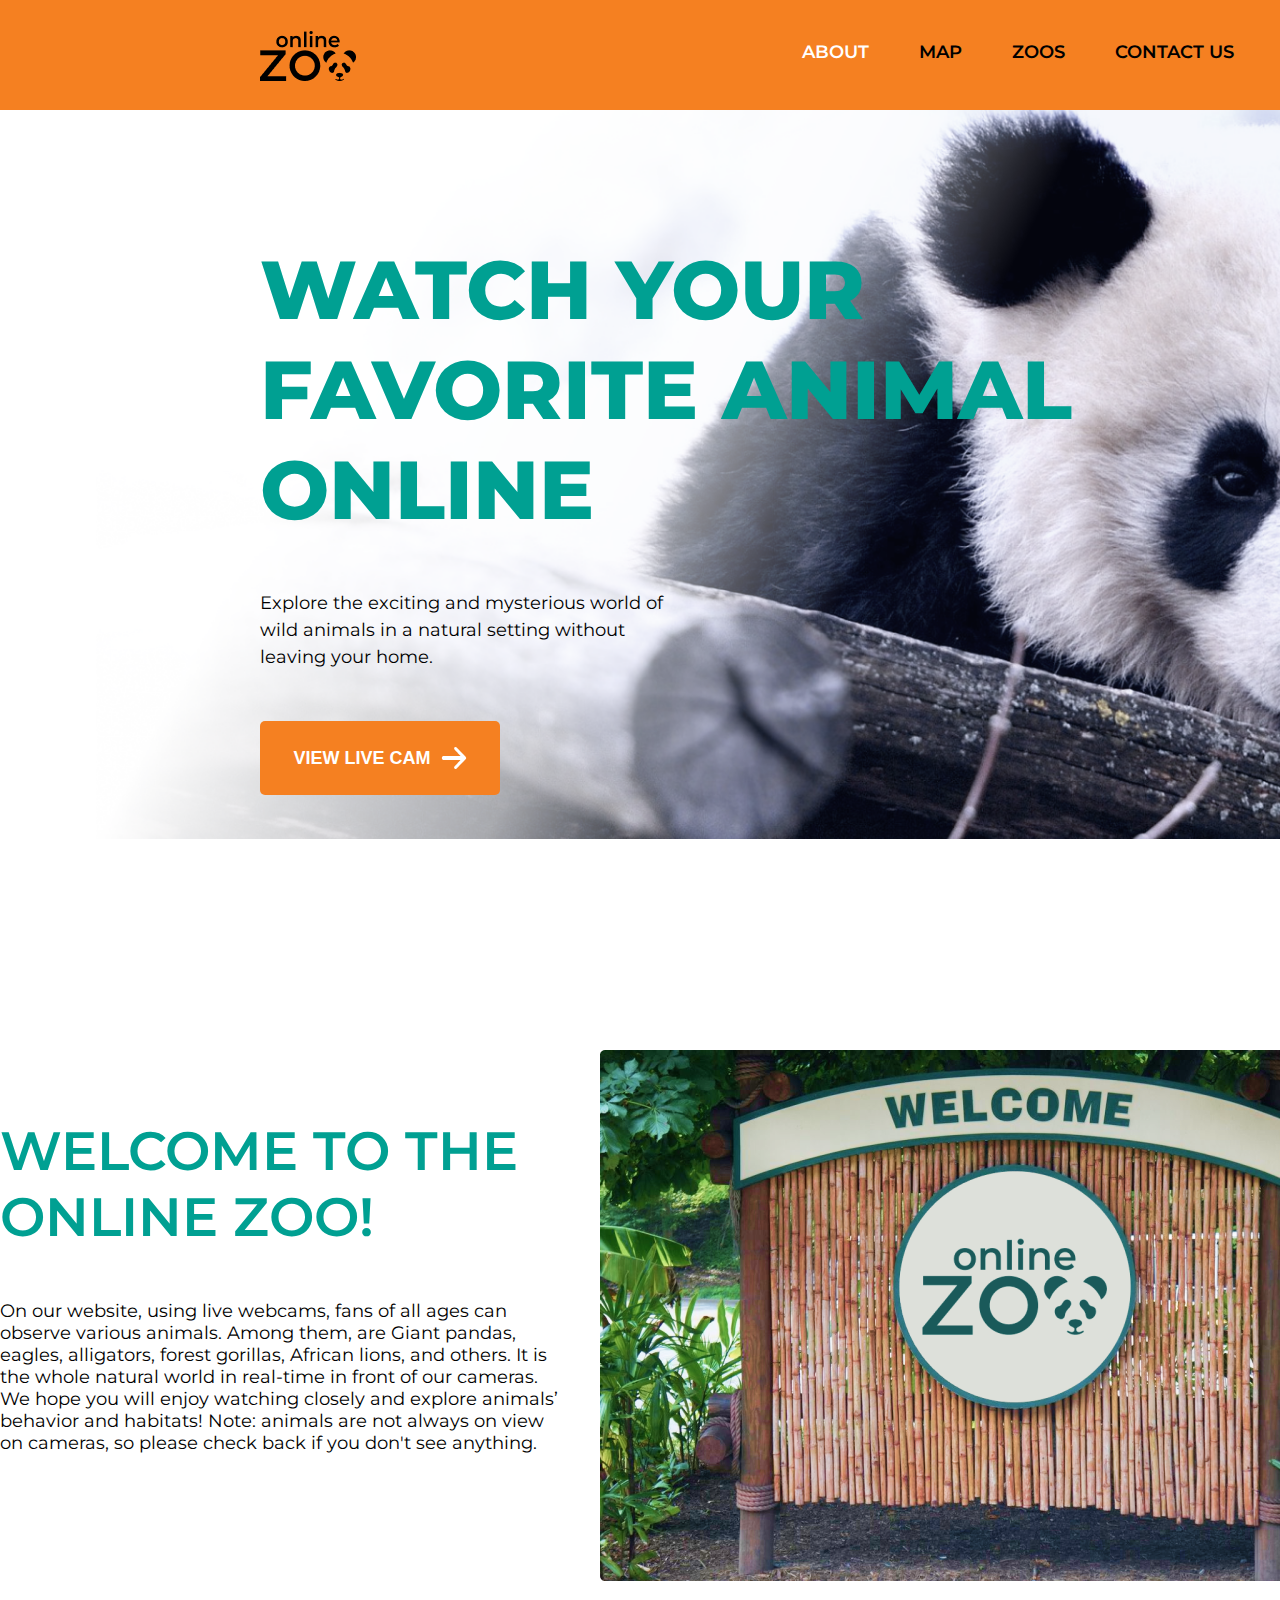
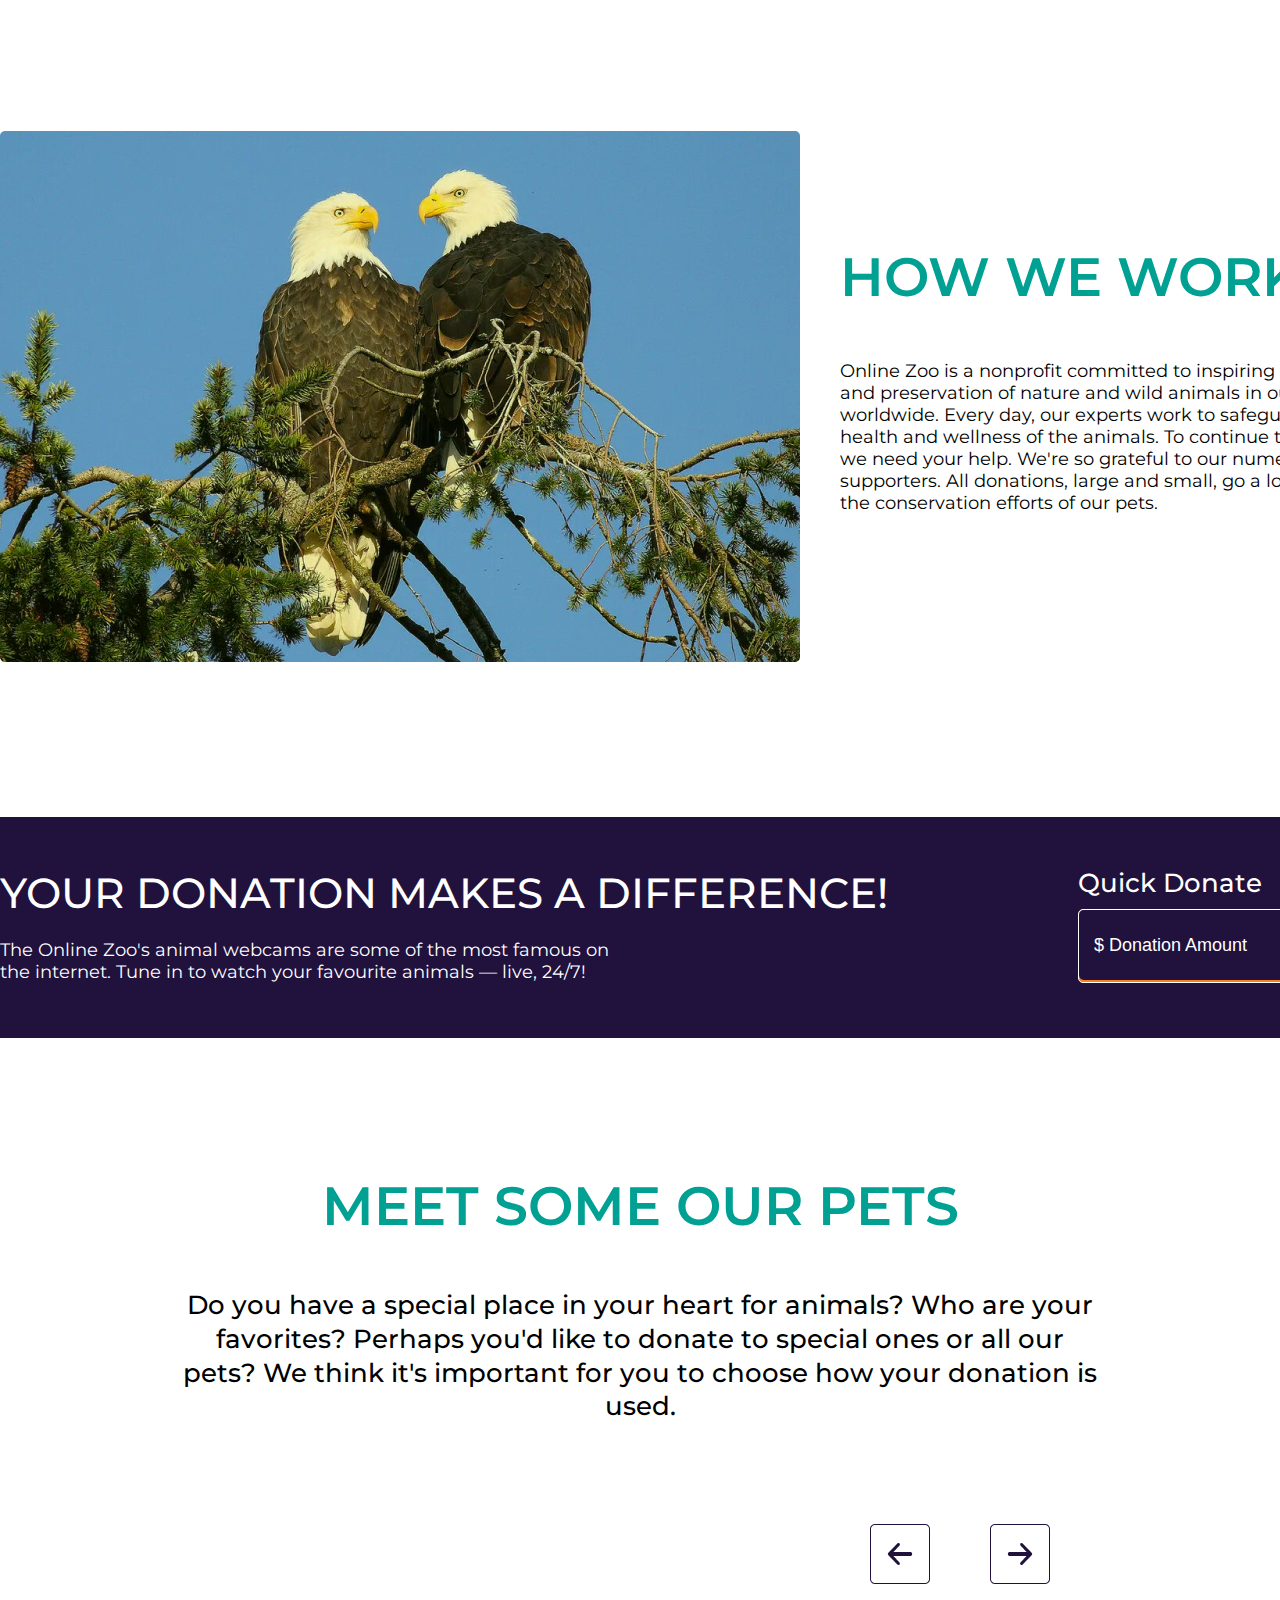
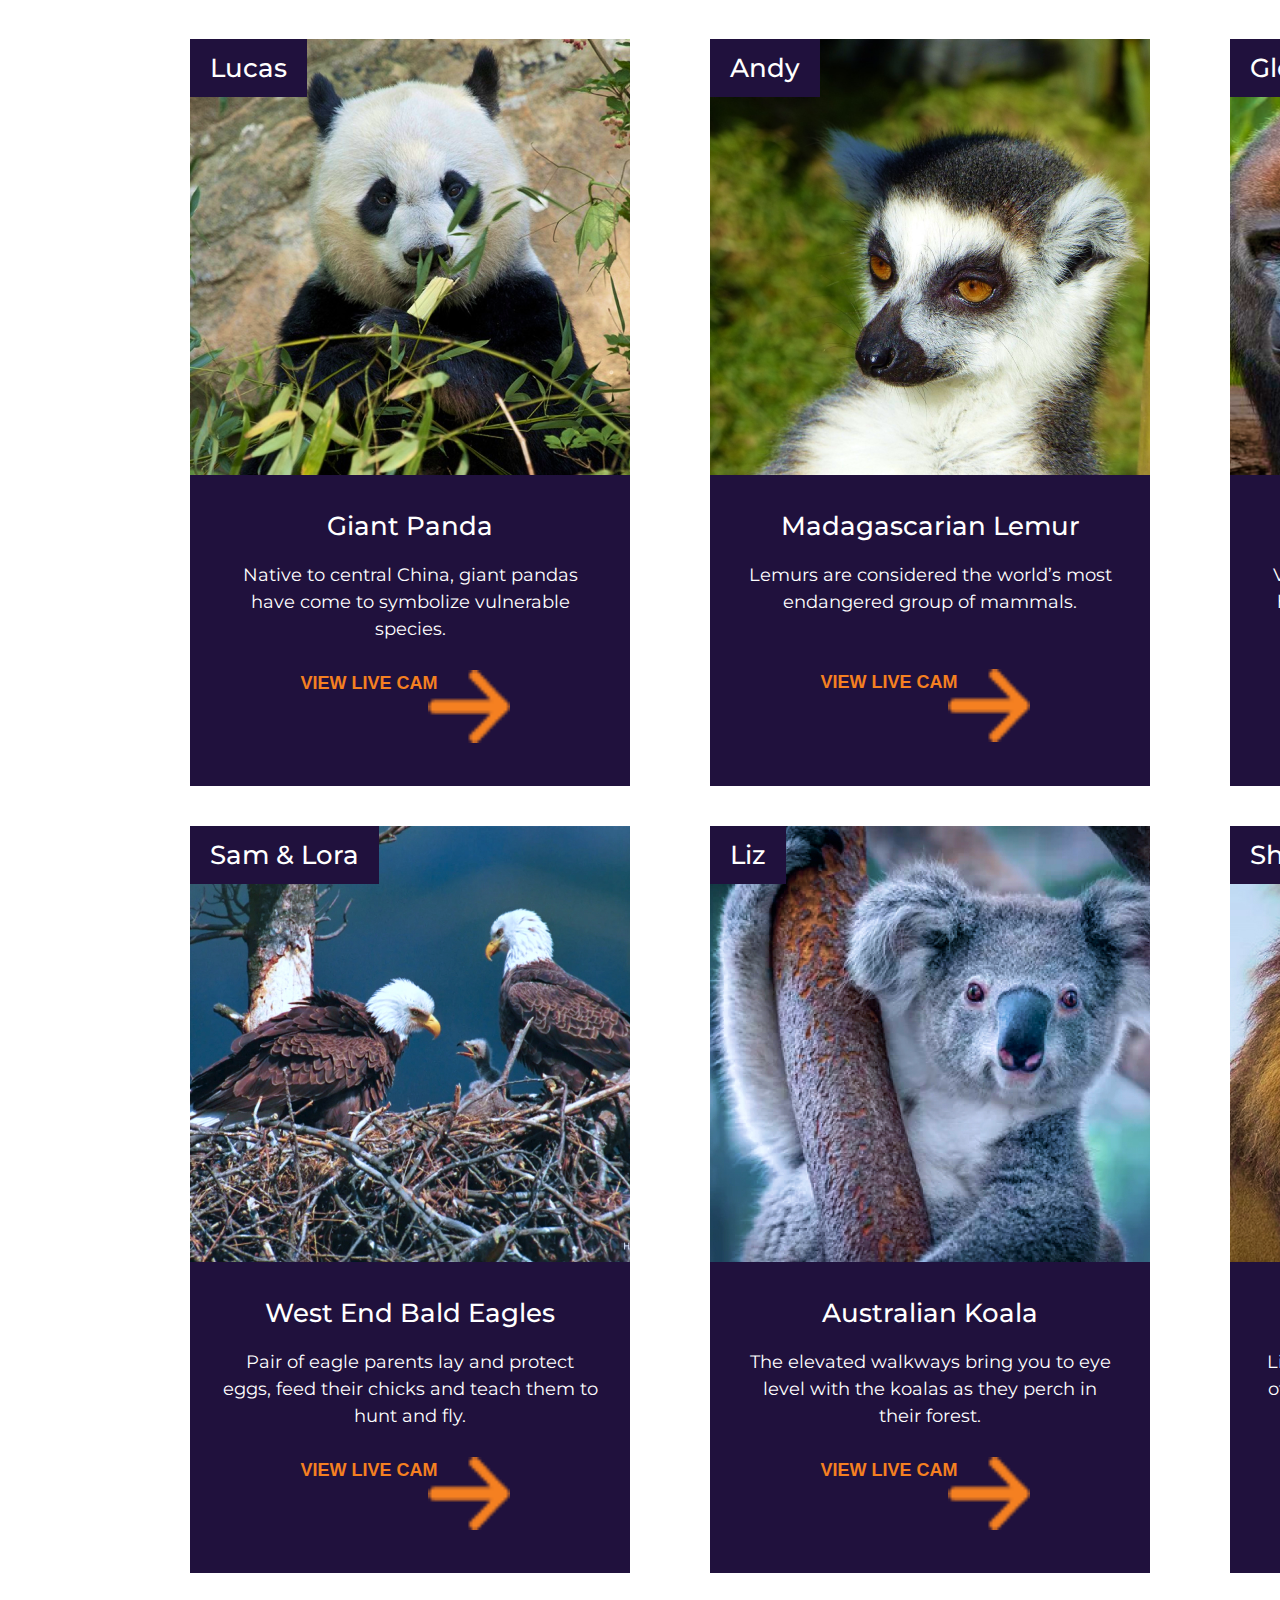
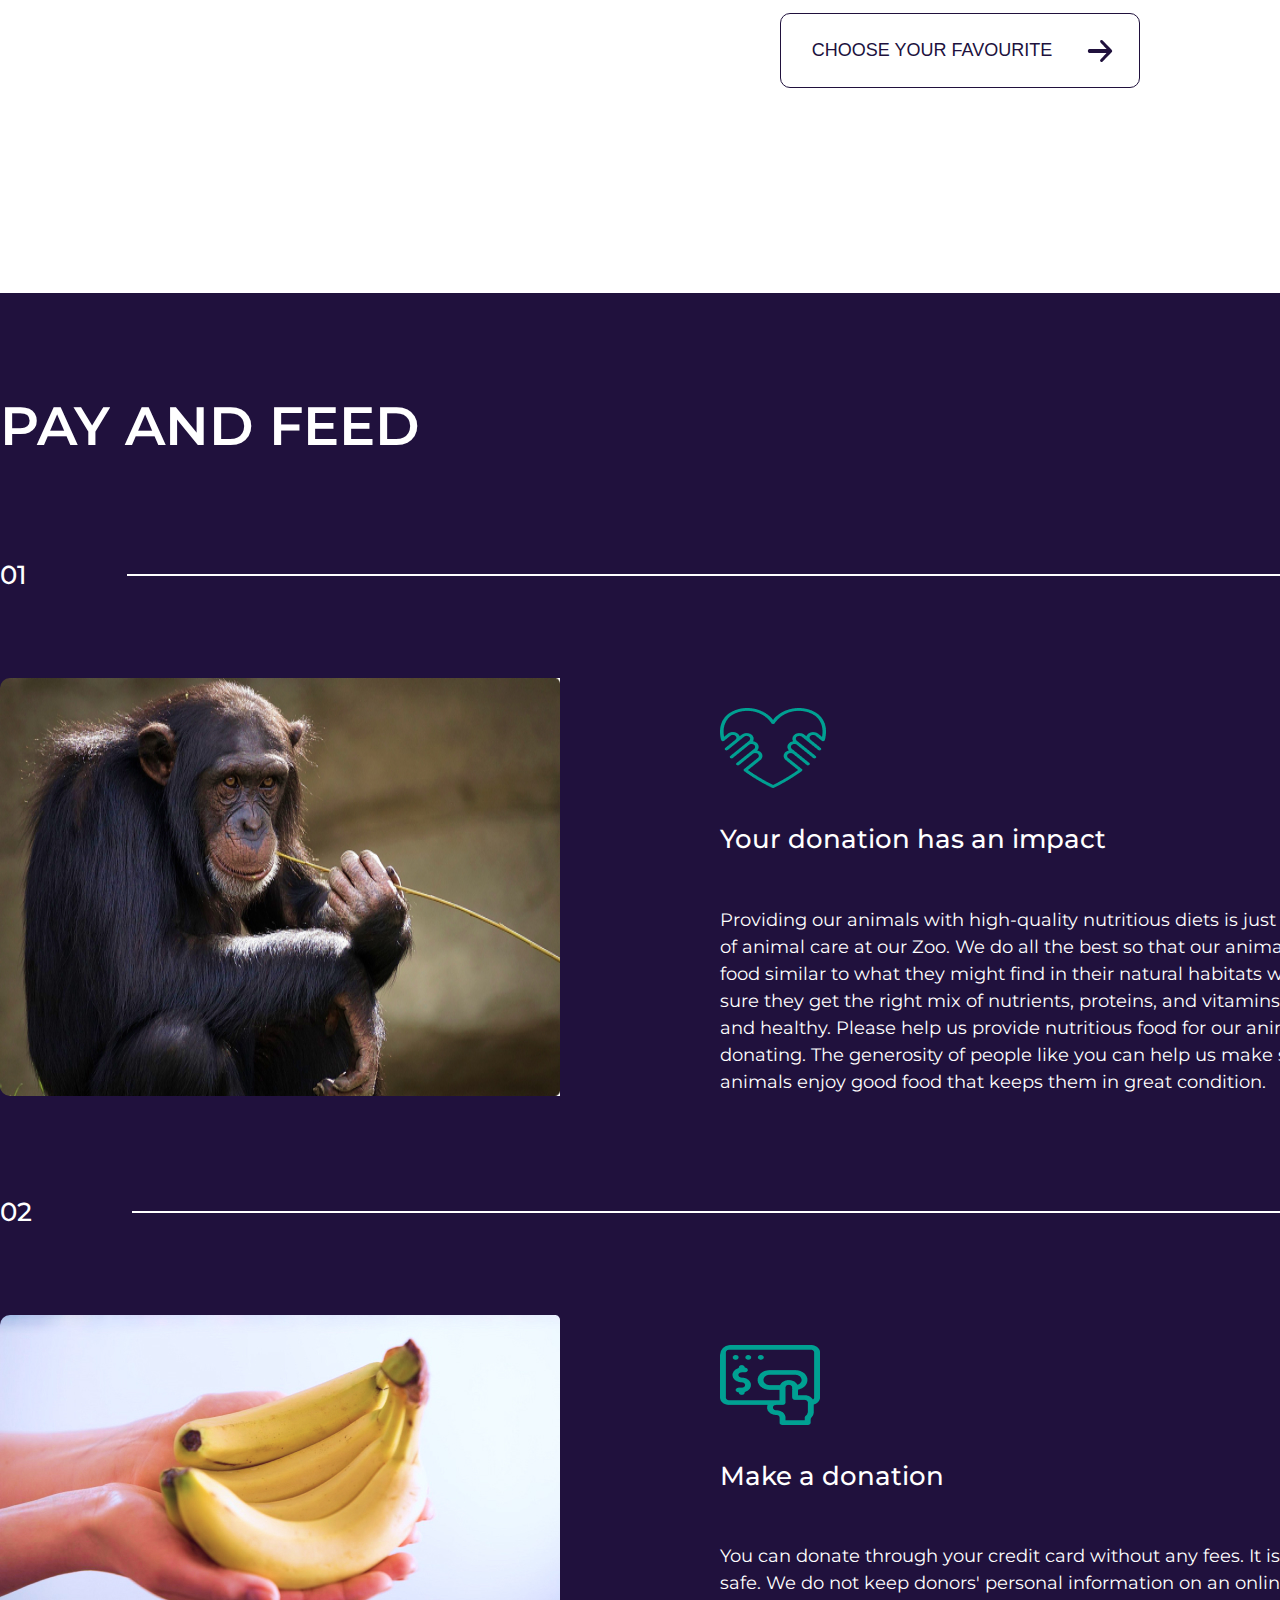
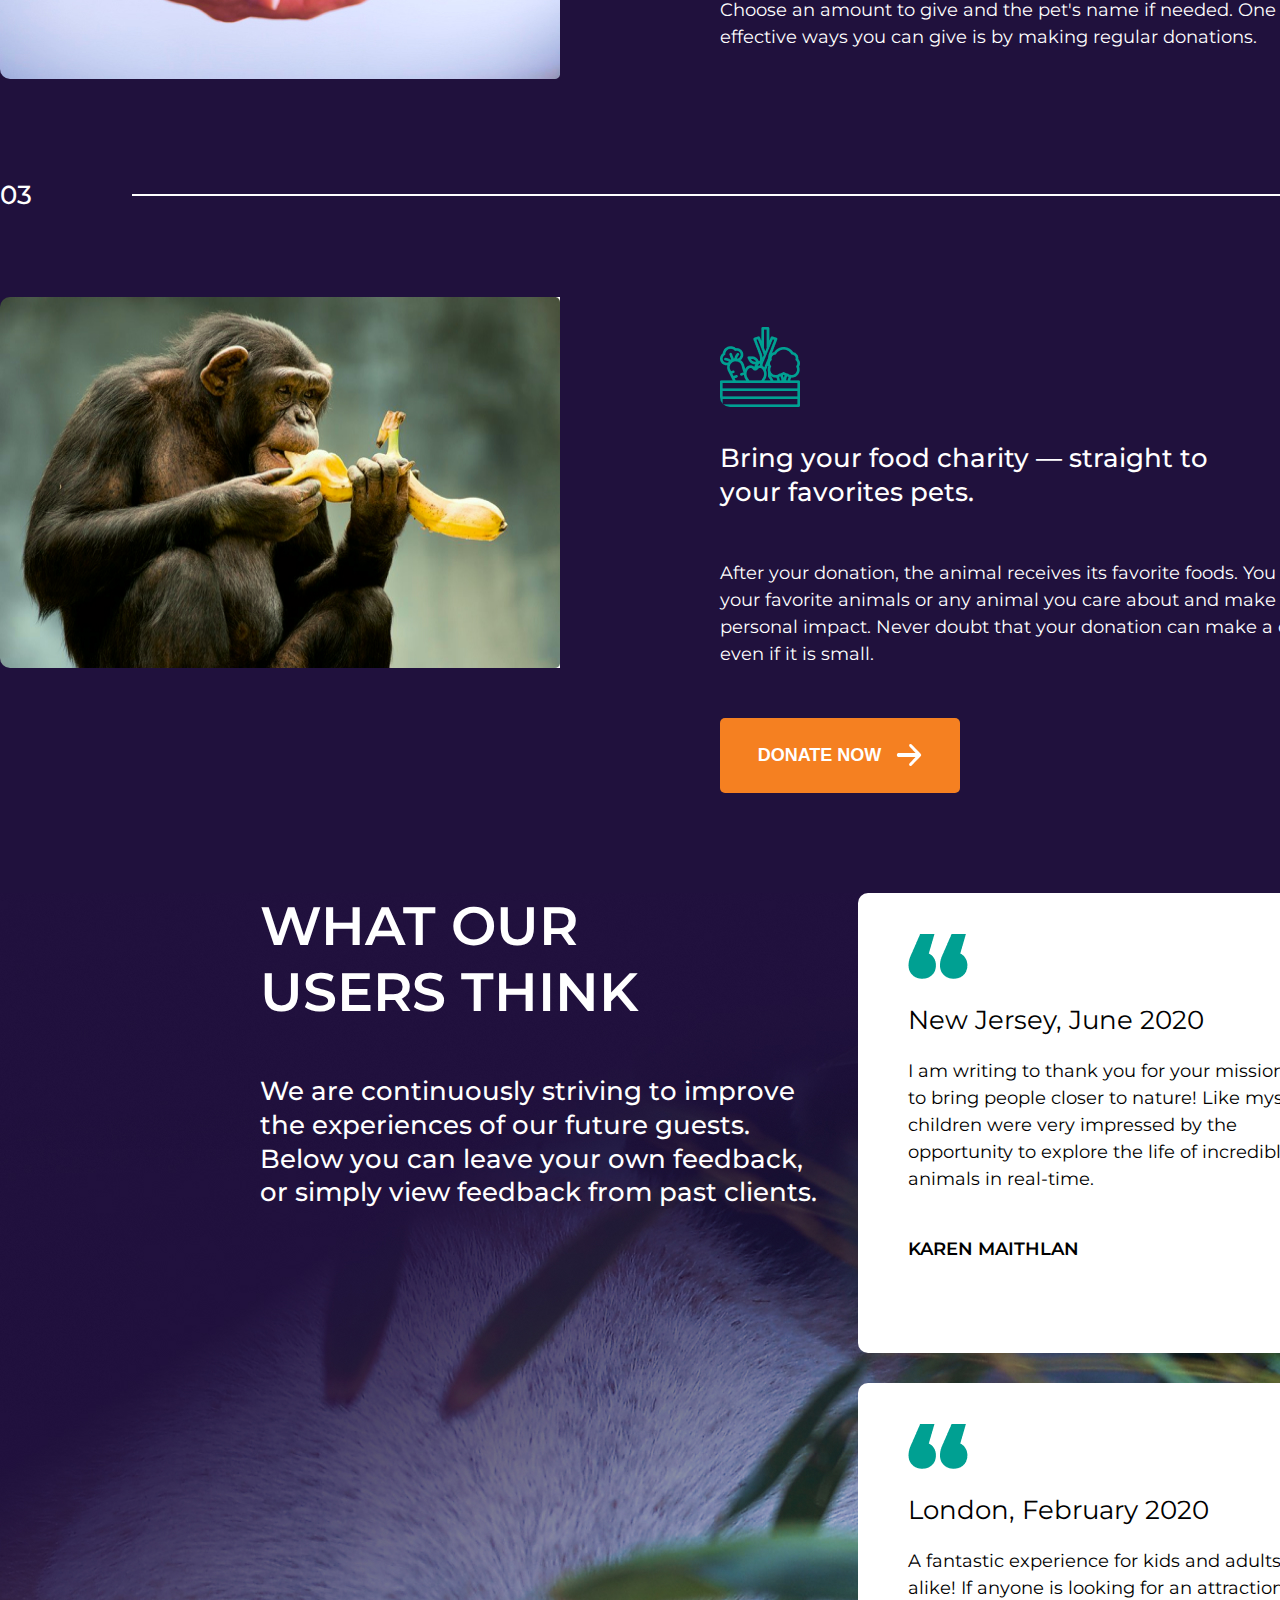
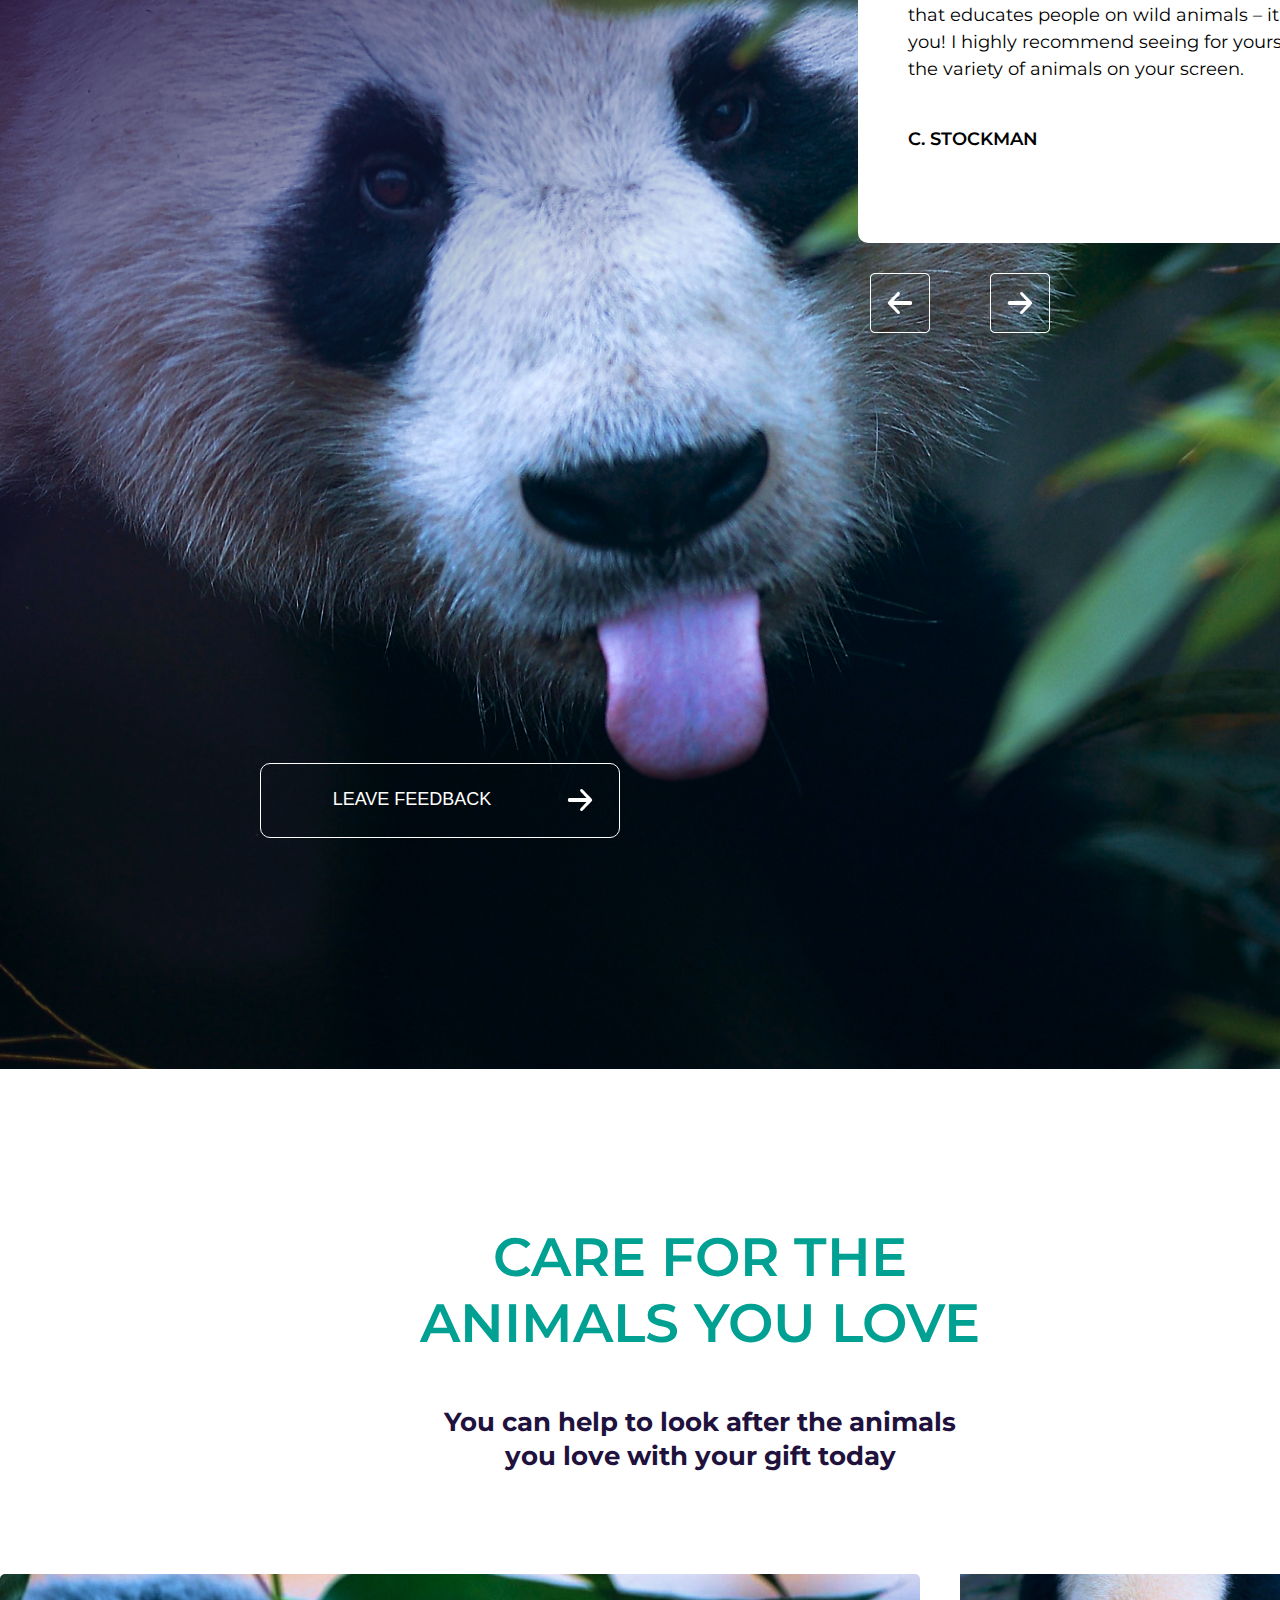
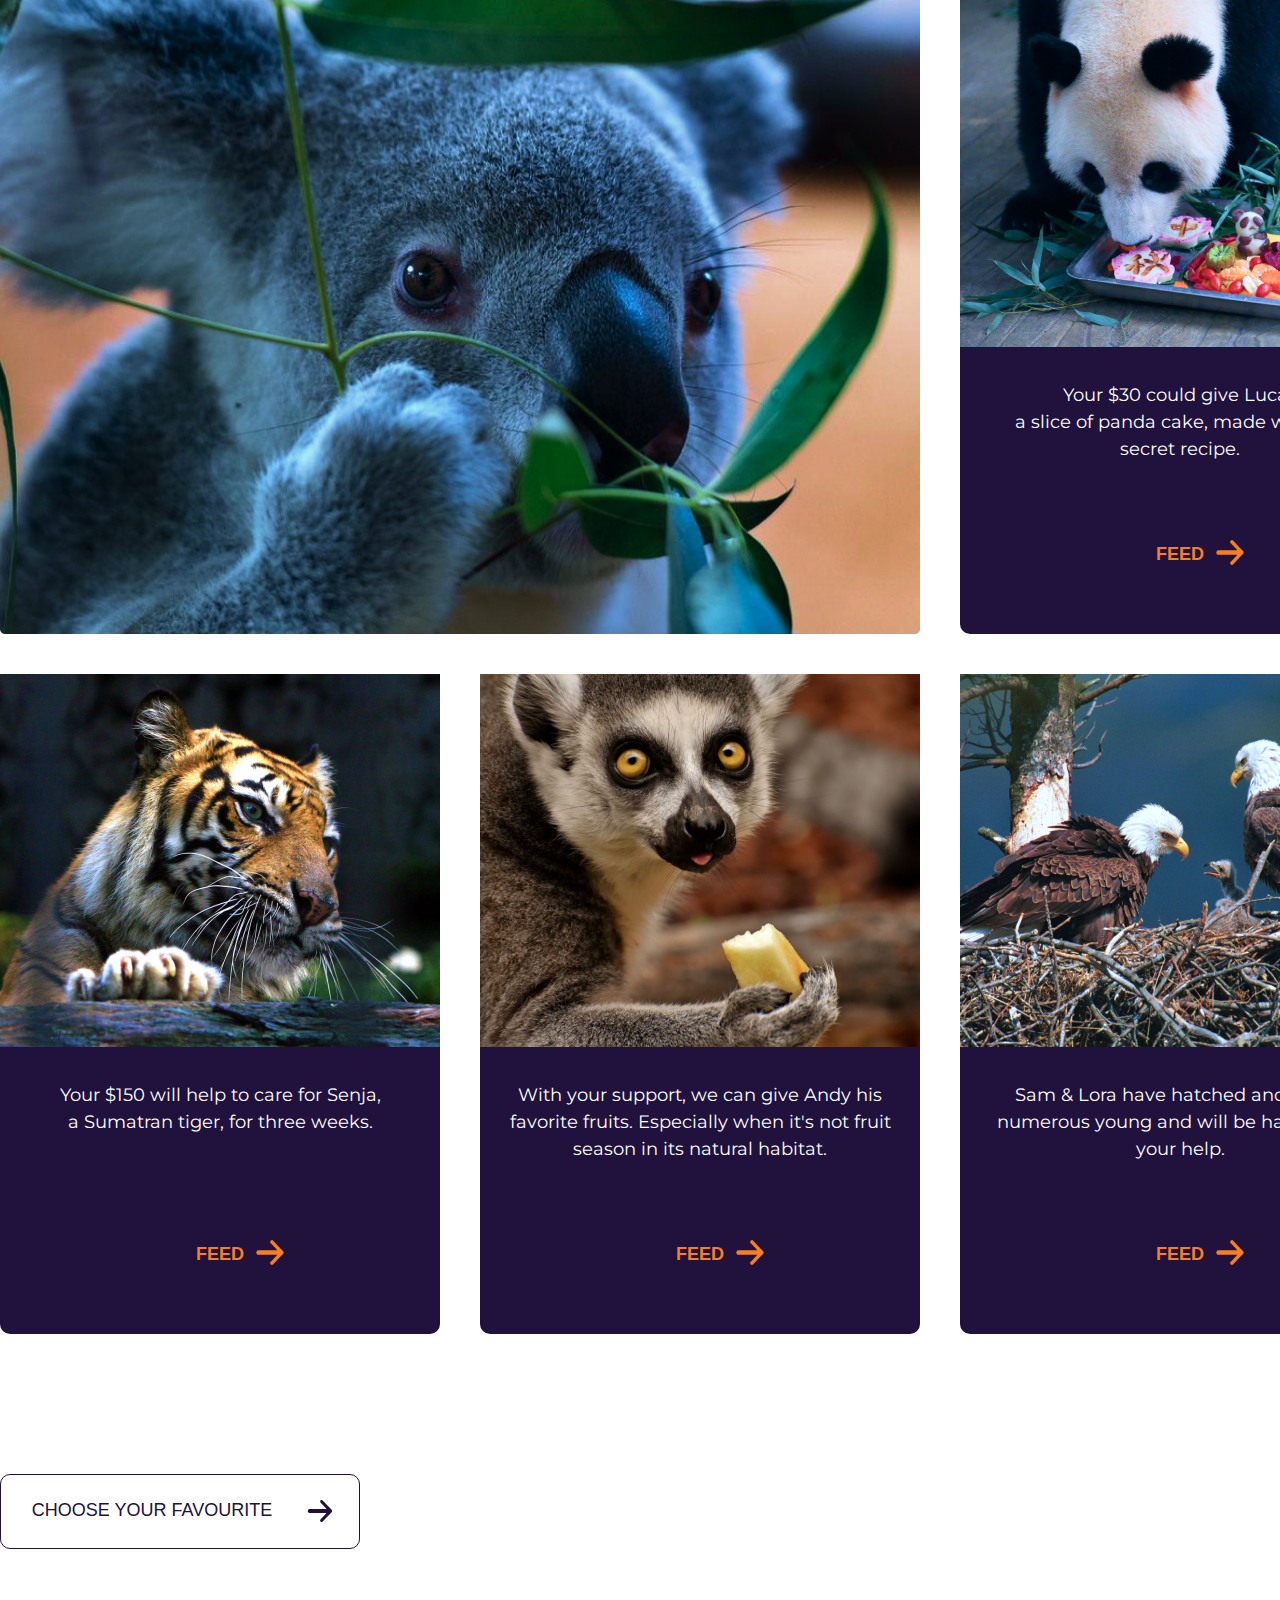
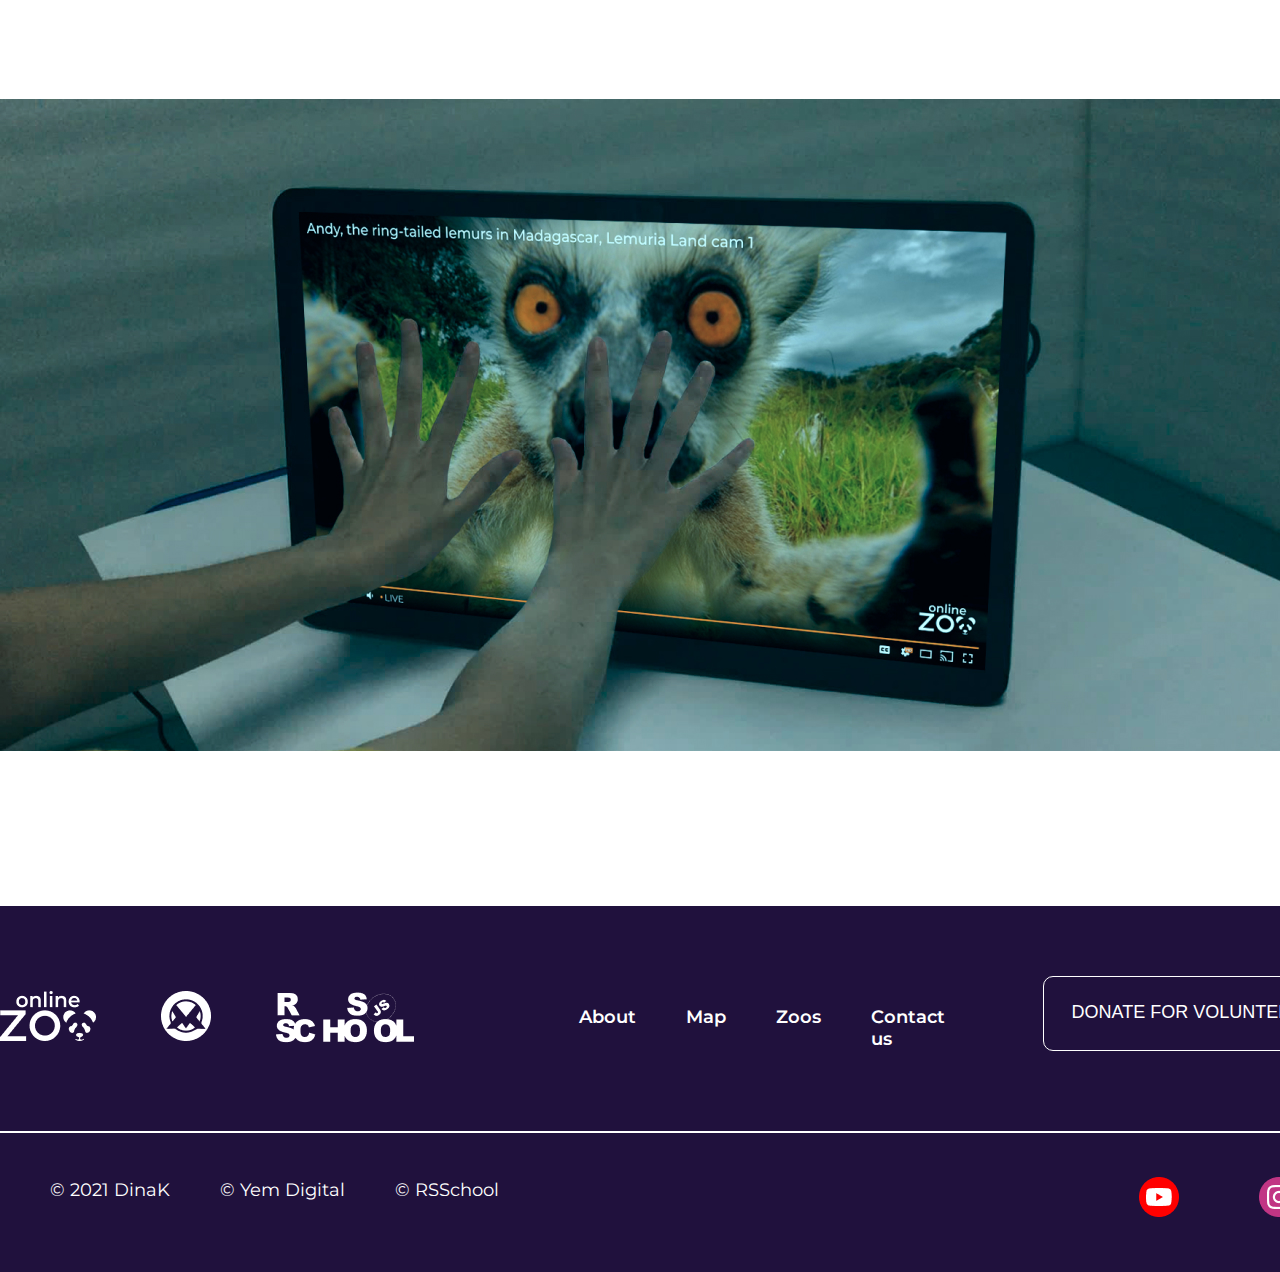
<file: index.html>
<!DOCTYPE html>
<html lang="en">
<head>
    <meta charset="UTF-8">
    <meta http-equiv="X-UA-Compatible" content="IE=edge">
    <meta name="viewport" content="width=device-width, initial-scale=1.0">
    <title>Online-zoo</title>
    <title>Document</title>
    <link href="https://fonts.googleapis.com/css2?family=Montserrat&display=swap" rel="stylesheet">
    <link rel="stylesheet" href="css/style.css">
    <link rel="preconnect" href="https://fonts.gstatic.com">
    
</head>
<body>
    <div class="main-page">
        <header>
            <h1>Online Zoo</h1>
            <div class="wraper">
                <div class="header">
                    <div class="header-logo">
                        <a href="/online-zoo/index.html"><img src="img/icon/Logo.png" alt="logo"></a>
                    </div>
                    <nav>
                        <ul class="header-nav">
                            <li class="activ"><a href="#">About</a></li>  
                            <li><a href="./map/index.html">Map</a></li>  
                            <li><a href="./Zoos/Panda/index.html">Zoos</a></li>  
                            <li><a href="./Contacts/index.html">Contact us</a></li>  
                            <li><a href="https://www.figma.com/file/lnK11foY8Aoa6oOlDXovVN/Online-ZOO-Project">Design</a></li>  
                        </ul>
                    </nav>
                    <div>
                        <ul class="header-social">
                            <li>
                                <a href="https://www.youtube.com/" ><img src="img/icon/YouTube.png" alt="YouTube"></a>
                            </li>
                            <li>
                                <a href="https://www.instagram.com/"><img src="img/icon/Instagramm.png" alt="Instagramm"></a>
                            </li>
                            <li>
                                <a href="https://www.facebook.com/"><img src="img/icon/Facebook.png" alt="Facebook"></a>
                            </li>
                        </ul>
                    </div>
                </div>
            </div>
        </header>
        <div class="wraper">
            <section class="block-text">
                <h3 class="text-h3">Watch your favorite animal online</h3>
                <p>Explore the exciting and mysterious world of wild animals in a natural setting without leaving your home.</p>
                <button class="btn-cam">
				  <a href="./Zoos/Panda/index.html">
				    <div class="all-btn">
				      VIEW LIVE CAM
					  <img src="./img/icon/Union.png" alt="">
				    </div>
				  </a>
				</button>
            </section>
        </div>
    </div>
    <div class="pets">
        <div class="wraper">
          <section>
              <div class="groop-11">
                  <img src="./img/Group 11.png" alt="Group 11">
                  <h4 class="text-h4">Welcome to the Online Zoo!</h4>
                  <p class="text-p">On our website, using live webcams, 
                      fans of all ages can observe various animals.
                      Among them, are Giant pandas, eagles, alligators, 
                      forest gorillas, African lions, and others. It is 
                      the whole natural world in real-time in front of 
                      our cameras. We hope you will enjoy watching closely 
                      and explore animals’ behavior and habitats! Note: 
                      animals are not always on view on cameras, so 
                      please check back if you don't see anything.</p>
                  
              </div>
              <div class="groop-12">
                  <img src="./img/Group 12.png" alt="Group 12">
                  <div>
                    <h4 class="text-h4">How we work</h4>
                    <p class="text-p">Online Zoo is a nonprofit committed 
                         to inspiring awareness and preservation of nature
                         and wild animals in our zoo and worldwide. Every 
                         day, our experts work to safeguard the health 
                         and wellness of the animals. To continue these 
                         efforts, we need your help. We're so grateful 
                         to our numerous supporters. All donations, large 
                         and small, go a long way to the conservation 
                         efforts of our pets.</p>
                  </div>
              </div>
          </section>
        </div>
    </div>
    <section class="donate">
        <div class="wraper">
            <div class="container-donate">
                <div class="donate-text">
                    <h4>Your donation makes a difference!</h4>
                    <p>The Online Zoo's animal webcams are some 
                        of the most famous on the internet. Tune 
                        in to watch your favourite animals — live, 
                        24/7!</p>
                </div> 
                <div class="donate-block">
                     <p>Quick Donate</p>
					 <div class="btn-donate">
					   <input type="number" placeholder="$ Donation Amount" min="1" max="9999" maxlength="4">
                       <button><img src="./img/icon/Union.png" alt="Donate"></button>
					 </div>
                </div>
            </div>
           
        </div>
    </section>
    <section class="pets">
        <div class="pets-text">
            <h4>meet some our Pets</h4>
            <p>Do you have a special place in your heart for animals? Who 
                  are your favorites? Perhaps you'd like to donate to special 
                  ones or all our pets? We think it's important for you to 
                  choose how your donation is used.</p>
        </div>
        <div class="slider">
            <div class="btn-slider">
                <button class="btn-left"><img src="./img/icon/left.png" alt="left"></button>
                <button class="btn-right"><img src="./img/icon/right.png" alt="right"></button>
            </div>
            <div class="slider-img">
				<a href="./Zoos/Panda/index.html">
					<div class="animal-card">
						<p class="name">Lucas</p>
						<img src="./img/1Panda.png" alt="Giant Panda">
						<div class="info-card">
							<h4>Giant Panda</h4>
							<p class="p-info-card">Native to central China, giant pandas have come to symbolize vulnerable species.</p>
							<button>
								<p>VIEW LIVE CAM</p>
								<img src="./img/icon/LiveCam.png" alt="">
							</button>
						</div>
					</div>
				</a>
				<a href="./Zoos/Lemur/index.html">
                <div class="animal-card">
                    <p class="name">Andy</p>
                    <img src="./img/Lemur.png" alt="Lemur">
                    <div class="info-card">
                        <h4>Madagascarian Lemur</h4>
                        <p class="p-info-card">Lemurs are considered the world’s most endangered group of mammals.</p>
                        <button>
                            <p>VIEW LIVE CAM</p>
                            <img src="./img/icon/LiveCam.png" alt="">
                        </button>
                    </div>
                </div>
				</a>
				<a href="./Zoos/Gorilla/index.html">
                <div class="animal-card">
                    <p class="name">Glen</p>
                    <img src="./img/Rectangle 39.png" alt="Gorilla">
                    <div class="info-card">
                        <h4>Gorilla in Congo</h4>
                        <p class="p-info-card">Variety of snacks very important for the healthy life of gorillas and his plenty of babies.</p>
                        <button>
                            <p>VIEW LIVE CAM</p>
                            <img src="./img/icon/LiveCam.png" alt="">
                        </button>
                    </div>
                </div>
				</a>
                <div class="animal-card last">
                    <p class="name">Mike</p>
                    <img src="./img/Aligator.png" alt="Aligator">
                    <div class="info-card">
                        <h4>Chinese Alligator</h4>
                        <p class="p-info-card">From nose to tail, belly to back, hard scales protect this petite alligator.</p>
                        <button>
                            <p>VIEW LIVE CAM</p>
                            <img src="./img/icon/LiveCam.png" alt="">
                        </button>
                    </div>
                    
                </div>
             
            </div>
			
            <div class="slider-img">
			<a href="./Zoos/Eagle/index.html">
                <div class="animal-card">
                    <p class="name">Sam & Lora</p>
                    <img src="./img/Sam.jpg" alt="Eagles">
                    <div class="info-card">
                        <h4>West End Bald Eagles</h4>
                        <p class="p-info-card">Pair of eagle parents lay and protect eggs, feed their chicks and teach them to hunt and fly.</p>
                        <button>
                            <p>VIEW LIVE CAM</p>
                            <img src="./img/icon/LiveCam.png" alt="">
                        </button>
                    </div>
                </div>
				</a>
                <div class="animal-card">
                    <p class="name"> Liz</p>
                    <img src="./img/Koala.jpg" alt="Koala">
                    <div class="info-card">
                        <h4>Australian Koala</h4>
                        <p class="p-info-card">The elevated walkways bring you to eye level with the koalas as they perch in their forest. </p>
                        <button>
                            <p>VIEW LIVE CAM</p>
                            <img src="./img/icon/LiveCam.png" alt="">
                        </button>
                    </div>
                </div>
                <div class="animal-card">
                    <p class="name">Shake</p>
                    <img src="./img/Lion.jpg" alt="Lion">
                    <div class="info-card">
                        <h4>African Lion</h4>
                        <p class="p-info-card">Lions roam the savannas and grasslands of Africa, hunting and raising cubs in the pride.</p>
                        <button>
                            <p>VIEW LIVE CAM</p>
                            <img src="./img/icon/LiveCam.png" alt="">
                        </button>
                    </div>
                </div>
                <div class="animal-card">
                    <p class="name"> Senja</p>
                    <img src="./img/Tiger.jpg" alt="Tiger">
                    <div class="info-card last">
                        <h4>Sumatran Tiger</h4>
                        <p class="p-info-card">Sumatran Tigers are the smallest of the five sub-species, and are found in Indonesia.</p>
                        <button>
                            <p>VIEW LIVE CAM</p>
                            <img src="./img/icon/LiveCam.png" alt="">
                        </button>
                    </div>
                </div>
                
            </div>
            <div class="wraper">
                <a class="a-slider" href="/online-zoo/map/index.html">
					<button class="btn-choose">
						<div class="all-btn">
						  <p>choose your favourite</p>
						  <img src="./img/icon/Choose.png" alt="">
						</div>
					</button>
				</a>
            </div>
            
        </div>
    </section>
   
    <section class="pay-and-feed">
        <div class="wraper">
            <p class="pay-text-p"> PAY AND FEED</p>
            <div class="pay">
                <div class="pay-hr">
                    <p>01</p>
                    <hr>
                </div>
                <div class="pay-content">
                    <img src="./img/icon/Obez.jpg" alt="img1">
                    <div class="pay-text">
                        <img src="./img/icon/Vector.png" alt="vector">
                        <p>Your donation has an impact</p>
                        <h4>Providing our animals with high-quality 
                            nutritious diets is just one element of 
                            animal care at our Zoo. We do all the best 
                            so that our animals can eat food similar 
                            to what they might find in their natural 
                            habitats while making sure they get the right
                            mix of nutrients, proteins, and vitamins to 
                            be happy and healthy. Please help us provide 
                            nutritious food for our animals by donating. 
                            The generosity of people like you can help us 
                            make sure that our animals enjoy good food that 
                            keeps them in great condition.</h4>
                    </div>
                </div>
                
                
            </div>
            <div class="pay">
                <div class="pay-hr">
                    <p>02</p>
                    <hr>
                </div>
                <div class="pay-content">
                    <img src="./img/Rectangle 37 (1).jpg" alt="img2">
                    <div class="pay-text">
                        <img src="./img/icon/Vector1.png" alt="vector1">
                        <p>Make a donation</p>
                        <h4>You can donate through your credit card without 
                            any fees. It is easy and safe. We do not keep 
                            donors' personal information on an online network. 
                            Choose an amount to give and the pet's name if needed. 
                            One of the most effective ways you can give is by 
                            making regular donations.</h4>
                    </div>
                </div>
                
                
            </div>
            <div class="pay">
                <div class="pay-hr">
                    <p>03</p>
                    <hr>
                </div>
                <div class="pay-content">
                    <img src="./img/icon/Obez2.jpg" alt="img3">
                    <div class="pay-text">
                        <img src="./img/icon/Vector 2.png" alt="vector2">
                        <p>Bring your food charity — straight to your favorites pets.</p>
                        <h4>After your donation, the animal receives its favorite foods. 
                            You can support your favorite animals or any animal you care 
                            about and make a real personal impact. Never doubt that your 
                            donation can make a difference even if it is small. </h4>
                    </div>
                </div>
                
                
            </div>
            <button class="btn-pay-donate">
			  <div class="all-btn">
                <p>donate now</p>
                <img src="./img/icon/Union.png" alt="">
			  </div>
            </button>
        </div>
    </section>
    <div class="wrap-testimonias">
        <section class="testimonials">
            <div class="wraper">
                    <div class="testimonials-content">
                        <div class="testimonials-text">
                            <p>what our users think</p>
                            <h4 class="testimonials-h4">We are continuously striving to improve the 
                                experiences of our future guests. Below you 
                                can leave your own feedback, or simply view 
                                feedback from past clients.</h4>
                        </div>
                        <div class="testimonials1">
                            <div class="testimonials-slider">
                                <div class="slider-block">
                                    <div class="wrap-slider-block">
                                        <img src="./img/icon/“.png" alt="">
                                        <p class="location">New Jersey, June 2020</p>
                                        <h4>I am writing to thank you for your mission 
                                            is to bring people closer to nature! Like 
                                            myself, children were very impressed by the 
                                            opportunity to explore the life of incredible 
                                            animals in real-time. </h4>
                                        <p class="name-f">Karen Maithlan</p>
                                    </div>
                                </div>
                                <div class="slider-block">
                                    <div class="wrap-slider-block">
                                        <img src="./img/icon/“.png" alt="">
                                        <p class="location">Toronto, November 2020</p>
                                        <h4>We so enjoy the ever-evolving selection 
                                            of animals from around the globe. THANK 
                                            YOU for sharing these fascinating animal 
                                            friends with us so that we may learn and 
                                            increase our understanding of the animal 
                                            kingdom.</h4>
                                        <p class="name-f">Carol Larsen</p>
                                    </div>
                                </div>
                            </div>
                            <div class="testimonials-slider">
                                <div class="slider-block">
                                    <div class="wrap-slider-block">
                                        <img src="./img/icon/“.png" alt="">
                                        <p class="location">London, February 2020</p>
                                        <h4>A fantastic experience for kids and adults 
                                            alike! If anyone is looking for an attraction 
                                            that educates people on wild animals – it's 
                                            for you! I highly recommend seeing for yourself 
                                            the variety of animals on your screen.</h4>
                                        <p class="name-f">C. Stockman</p>
                                    </div>
                                </div>
                                <div class="slider-block">
                                    <div class="wrap-slider-block">
                                        <img src="./img/icon/“.png" alt="">
                                        <p class="location">Amsterdam, June 2020</p>
                                        <h4>I want to thank you for the amazing 
                                            sites you find to put your cameras 
                                            to let each of us see things that we 
                                            would probably never see on our own. 
                                            There are so many positives on Zoo 
                                            Online and I'm grateful for it. Thank 
                                            you so much!</h4>
                                        <p class="name-f">Tomas Ray</p>
                                    </div>
                                </div>
                            </div>
                        </div>
                        
                        </div>
                    </div>
                    <div class="btn-slider btn-testimonials">
                        <button class="btn btn-left"><img src="./img/icon/btn-left.png" alt="left"></button>
                        <button class="btn btn-right"><img src="./img/icon/btn-rigt.png" alt="right"></button>
                    </div>
                    <div class="wraper">
                        <button class="btn-choose btn-feedback">
						  <div class="all-btn">
                            <p>leave feedback</p>
                            <img src="./img/icon/Union.png" alt="">
					      </div>
                        </button>
                    </div>
                    
            </div>
        </section>
    </div>
    <section class="wraper">
        <div class="favorites-text">
            <p>care for the animals you love </p>
            <h4>You can help to look after the animals you love with your gift today</h4>
        </div>
        <div class="favorit-img">
            <div class="favorit-img-flex">
                <img src="./img/koala1.jpg" alt="Koala">
                <a href="/online-zoo/Zoos/Panda/index.html">
					<div class="favorit-block">
						<img src="./img/panda-feed.jpg" alt="Panda">
						<div class="favorit-black-text">
							<p class="favorit-p"> Your $30 could give Lucas <br> a slice of panda 
								cake, made with our secret recipe.</p>
							<button>
								<p>feed</p>
								<img src="./img/icon/LiveCam.png" alt="">
							</button>    
						</div>
					</div>
				</a>
            </div>
            <div class="favorit-img-flex">
                <div class="favorit-block">
                    <img src="./img/tiger1.jpg" alt="Tiger">
                    <div class="favorit-black-text">
                        <p class="favorit-p"> Your $150 will help to care for Senja, <br> a Sumatran tiger, for three weeks.</p>
                        <button>
                            <p>feed</p>
                            <img src="./img/icon/LiveCam.png" alt="">
                        </button>    
                    </div>
                </div>
                <div class="favorit-block">
                    <img src="./img/lemor1.jpg" alt="Lemur">
                    <div class="favorit-black-text">
                        <p class="favorit-p">With your support, we can give Andy his favorite fruits. 
                            Especially when it's not fruit season in its natural habitat.</p>
                        <button>
                            <p>feed</p>
                            <img src="./img/icon/LiveCam.png" alt="">
                        </button>    
                    </div>
                </div>
                <div class="favorit-block">
                    <img src="./img/eagle1.jpg" alt="Eagles">
                    <div class="favorit-black-text">
                        <p class="favorit-p"> Sam & Lora have hatched and raised numerous 
                            young and will be happy with your help. </p>
                        <button>
                            <p>feed</p>
                            <img src="./img/icon/LiveCam.png" alt="">
                        </button>    
                    </div>
                </div>
            </div>
        </div>
        <div class="wraper">
            <button class="btn-choose btn-testimonias-favorit">
			  <div class="all-btn">
                <p>choose your favourite</p>
                <img src="./img/icon/Choose.png" alt="">
			  </div>
            </button>
        </div>
    </section>
    <div class="wraper">
        <img src="./img/Touch the animal2 1.jpg" alt="Touch">
    </div>
    <footer class="footer">
        <div class="wraper">
            <div class="footer-nav">
                <ul class="footer-logo">
                    <li><a href="/online-zoo/index.html"><img src="./img/icon/Logo-footer.png" alt="Online-zoo"></a></li>
                    <li><a href="#" title="Yem Digital"><img src="./img/icon/Yem Digital.png" alt="Yem Digital"></a></li>
                    <li><a href="#"title="Rolling Scopes School"><img src="./img/icon/rs_school_js logo.png" alt="Rs school"></a></li>
                </ul>
                <nav>
                    <ul class="header-nav footer-nav">
                        <li><a href="./index.html">About</a></li>  
                        <li><a href="./map/index.html">Map</a></li>  
                        <li><a href="./Zoos/Panda/index.html">Zoos</a></li>  
                        <li><a href="./Contacts/index.html">Contact us</a></li>  
                    </ul>
                </nav>
                <button class="btn-choose btn-footer">
                   <div class="all-btn">
					<p class="p-footer">donate for volunteers</p>
                    <img src="./img/icon/Union.png" alt="">
				  </div>
                </button>
            </div>
            <hr class="footer-hr">
            <div class="footer-name-social">
                <div class="footer-name">
                    <p>© 2021 DinaK</p>
                    <p>© Yem Digital</p>
                    <p>© RSSchool</p>
                </div>
                <div>
                    <ul class="footer-social">
                        <li>
                            <a href="https://www.youtube.com/"><img src="img/icon/YouTube.png" alt="YouTube"></a>
                        </li>
                        <li>
                            <a href="https://www.instagram.com/"><img src="img/icon/Instagramm.png" alt="Instagramm"></a>
                        </li>
                        <li>
                            <a href="https://www.facebook.com/"><img src="img/icon/Facebook.png" alt="Facebook"></a>
                        </li>
                    </ul>
                </div>
            </div>
            
        </div>
    </footer>
   
  
</body>
</html>
</file>
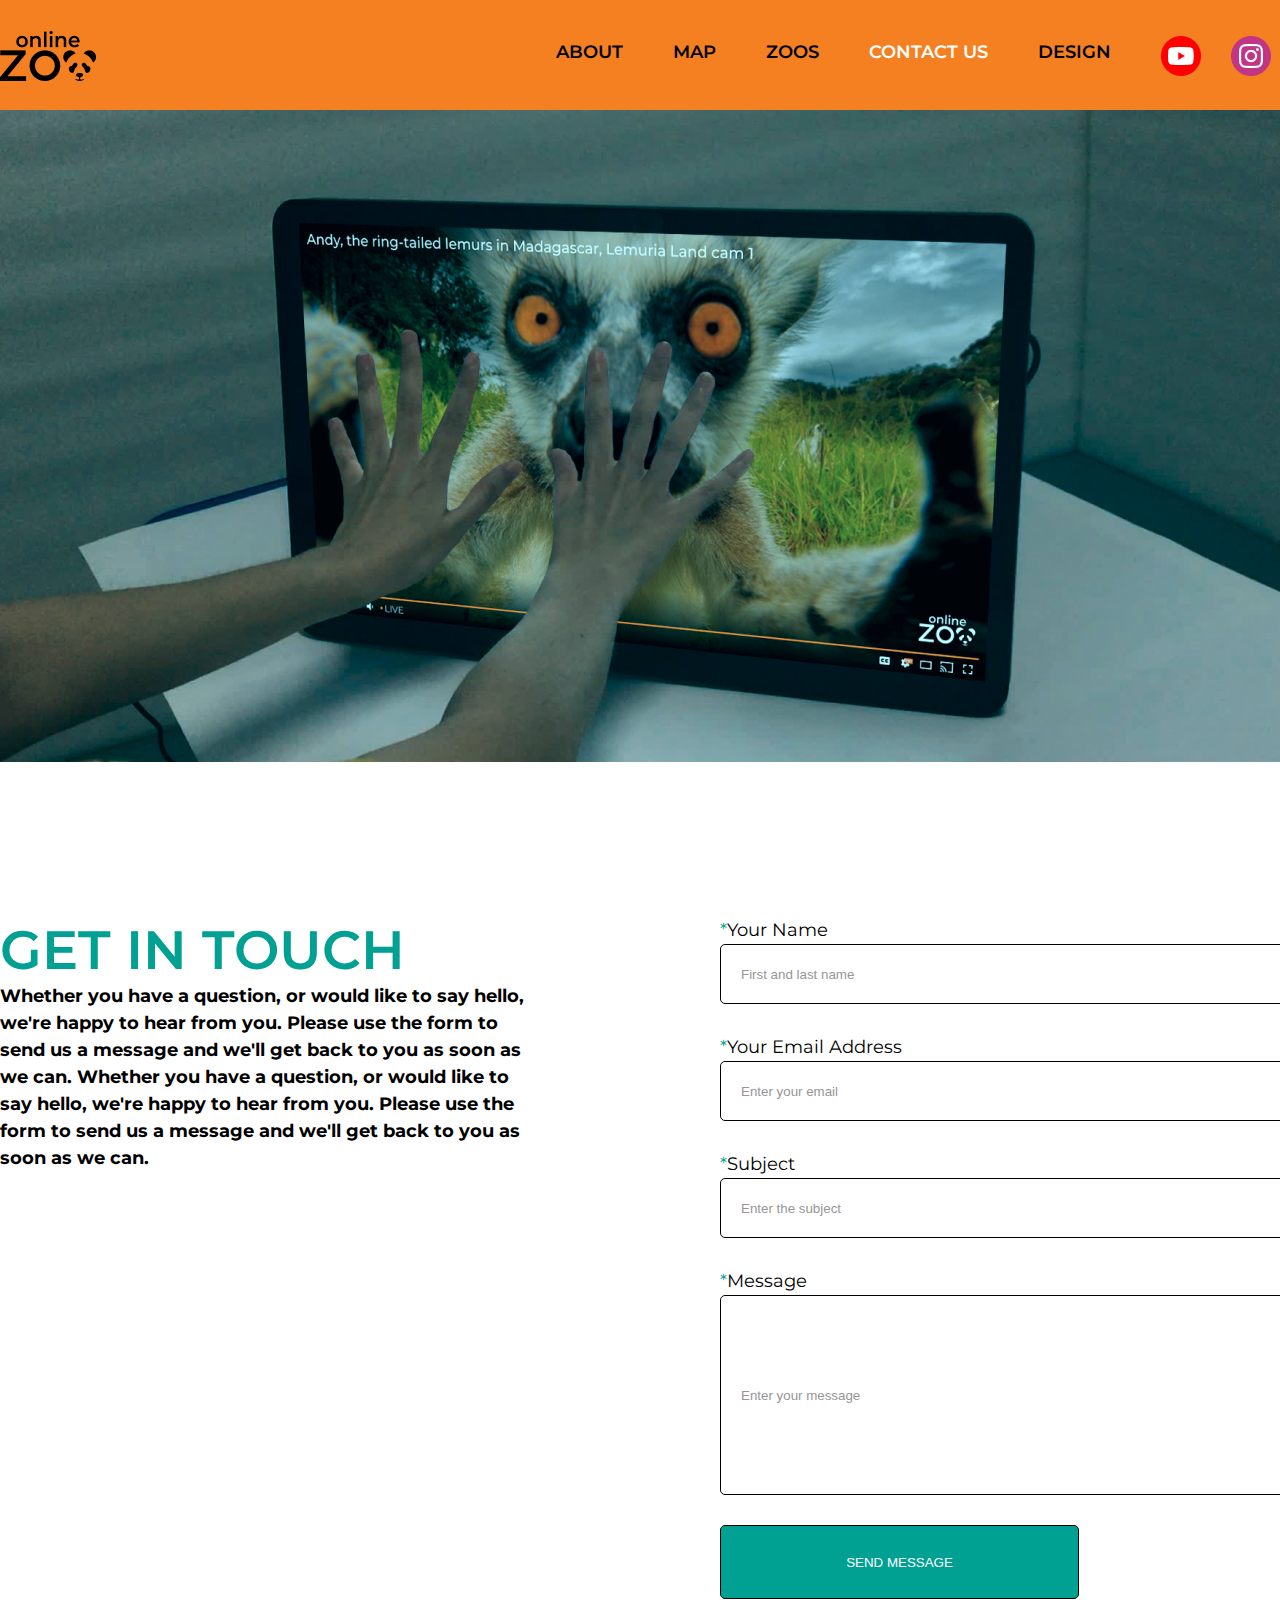
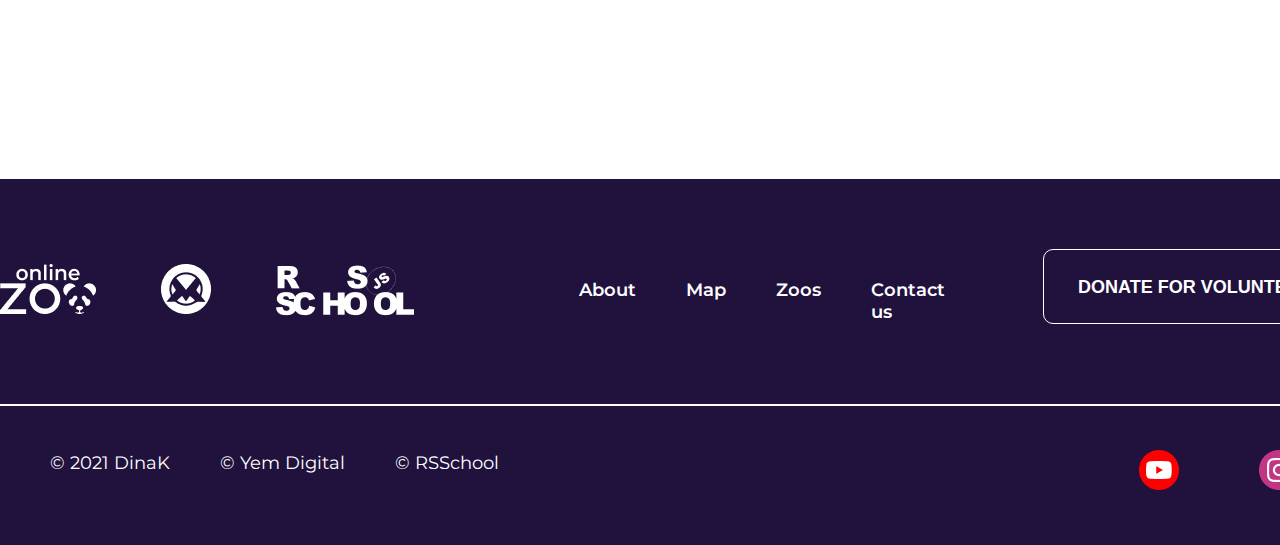
<file: Contacts/index.html>
<!DOCTYPE html>
<html lang="en">
<head>
    <meta charset="UTF-8">
    <meta http-equiv="X-UA-Compatible" content="IE=edge">
    <meta name="viewport" content="width=device-width, initial-scale=1.0">
    <title>Online-zoo</title>
    <title>Document</title>
    <link href="https://fonts.googleapis.com/css2?family=Montserrat&display=swap" rel="stylesheet">
    <link rel="stylesheet" href="css/style.css">
    <link rel="preconnect" href="https://fonts.gstatic.com">
    
</head>
<body>
    <div class="wrap-head">
        <header>
                <h1>Online Zoo</h1>
                <div class="wraper">
                    <div class="header">
                        <div class="header-logo">
                            <a href="/online-zoo/index.html"><img src="../img/icon/Logo.png" alt="logo"></a>
                        </div>
                        <nav>
                            <ul class="header-nav">
                                <li><a href="../index.html">About</a></li>  
                                <li><a href="../map/index.html">Map</a></li>  
                                <li><a href="../Zoos/Panda/index.html">Zoos</a></li>  
                                <li class="activ"><a href="">Contact us</a></li>  
                                <li><a href="https://www.figma.com/file/lnK11foY8Aoa6oOlDXovVN/Online-ZOO-Project">Design</a></li>  
                            </ul>
                        </nav>
                        <div>
                            <ul class="header-social">
                                <li>
                                    <a href="https://www.youtube.com/"><img src="../img/icon/YouTube.png" alt="YouTube"></a>
                                </li>
                                <li>
                                    <a href="https://www.instagram.com/"><img src="../img/icon/Instagramm.png" alt="Instagramm"></a>
                                </li>
                                <li>
                                    <a href="https://www.facebook.com/"><img src="../img/icon/Facebook.png" alt="Facebook"></a>
                                </li>
                            </ul>
                        </div>
                    </div>
                </div> 
            
        </header>
    </div>
    <div class="wraper">
        <section>
            <img src="../img/Touch the animal2 1.jpg" alt="Touch">
            <section class="content">
                <div class="content-text">
                    <p>Get in touch</p>
                    <h4>Whether you have a question, or would like to 
                        say hello, we're happy to hear from you. Please 
                        use the form to send us a message and we'll get 
                        back to you as soon as we can. Whether you have a 
                        question, or would like to say hello, we're happy 
                        to hear from you. Please use the form to send us a 
                        message and we'll get back to you as soon as we can. </h4>
                </div>
                <form action="" class="form">
                    <div>
                        <span class="star">*</span><span class="form-text">Your Name</span>
                    </div>
                    <input type="text" required placeholder="First and last name">
                    <div>
                        <span class="star">*</span><span class="form-text">Your Email Address</span>
                    </div>
                    <input type="text" required placeholder="Enter your email">
                    <div>
                        <span class="star">*</span><span class="form-text">Subject</span>
                    </div>
                    <input type="text" required placeholder="Enter the subject">
                    <div>
                        <span class="star">*</span><span class="form-text">Message</span>
                    </div>
                    <input class="message" type="text" required placeholder="Enter your message">
                    <input class="submit" type="button" value="send message">
                </form>
            </section>
        </section>
    </div>

    <footer class="footer">
        <div class="wraper">
            <div class="footer-nav">
                <ul class="footer-logo">
                    <li><a href="/online-zoo/index.html"><img src="../img/icon/Logo-footer.png" alt="Online-zoo"></a></li>
                    <li><a href="#" title="Yem Digital"><img src="../img/icon/Yem Digital.png" alt="Yem Digital"></a></li>
                    <li><a href="#"title="Rolling Scopes School"><img src="../img/icon/rs_school_js logo.png" alt="Rs school"></a></li>
                </ul>
                <nav>
                    <ul class="header-nav footer-nav">
                        <li><a href="../index.html">About</a></li>  
                        <li><a href="../map/index.html">Map</a></li>  
                        <li><a href="../Zoos/Panda/index.html">Zoos</a></li>  
                        <li><a href="../Contacts/index.html">Contact us</a></li>  
                    </ul>
                </nav>
                <button class="btn-choose btn-footer">
				  <div class="all-btn">
                    <p class="p-footer">donate for volunteers</p>
                    <img src="../img/icon/Union.png" alt="">
				  </div>
                </button>
            </div>
            <hr class="footer-hr">
            <div class="footer-name-social">
                <div class="footer-name">
                    <p>© 2021 DinaK</p>
                    <p>© Yem Digital</p>
                    <p>© RSSchool</p>
                </div>
                <div>
                    <ul class="footer-social">
                        <li>
                            <a href="https://www.youtube.com/"><img src="../img/icon/YouTube.png" alt="YouTube"></a>
                        </li>
                        <li>
                            <a href="https://www.instagram.com/"><img src="../img/icon/Instagramm.png" alt="Instagramm"></a>
                        </li>
                        <li>
                            <a href="https://www.facebook.com/"><img src="../img/icon/Facebook.png" alt="Facebook"></a>
                        </li>
                    </ul>
                </div>
            </div>
            
        </div>
    </footer>
   
  
</body>
</html>
</file>
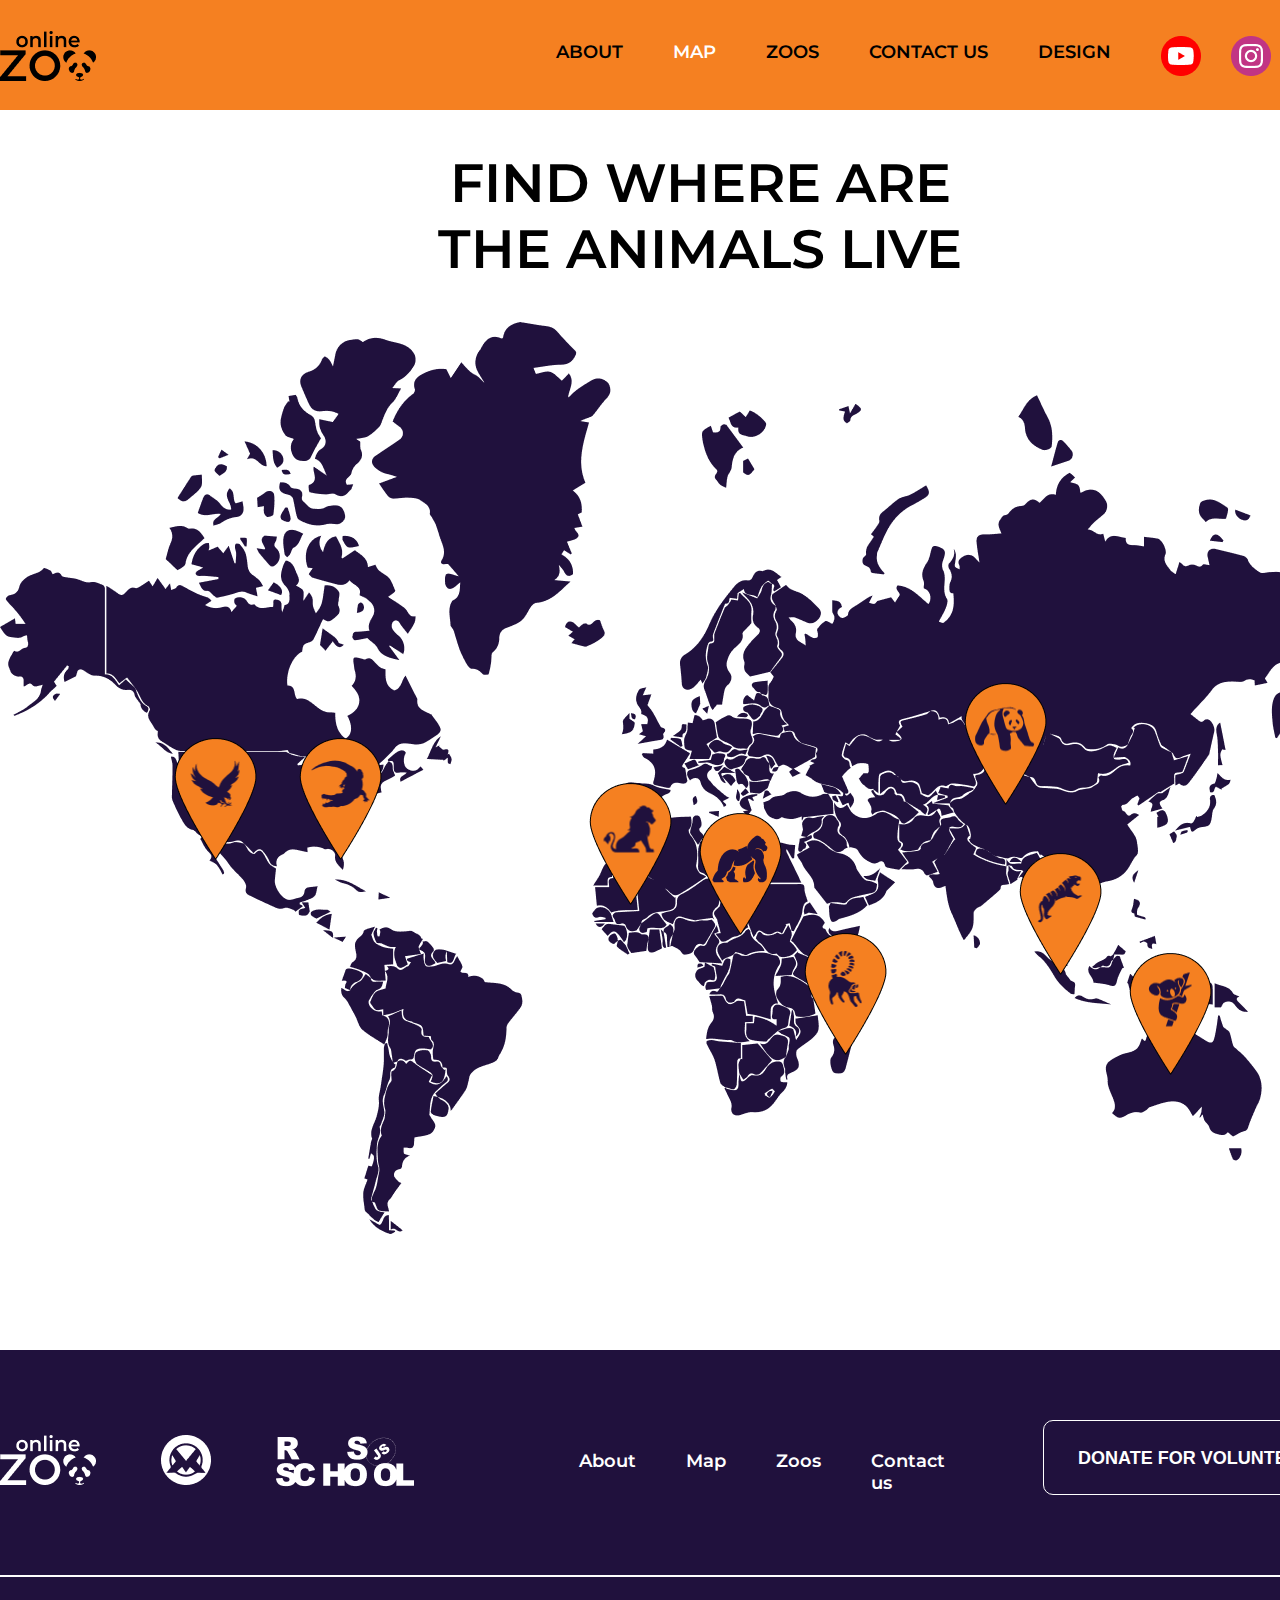
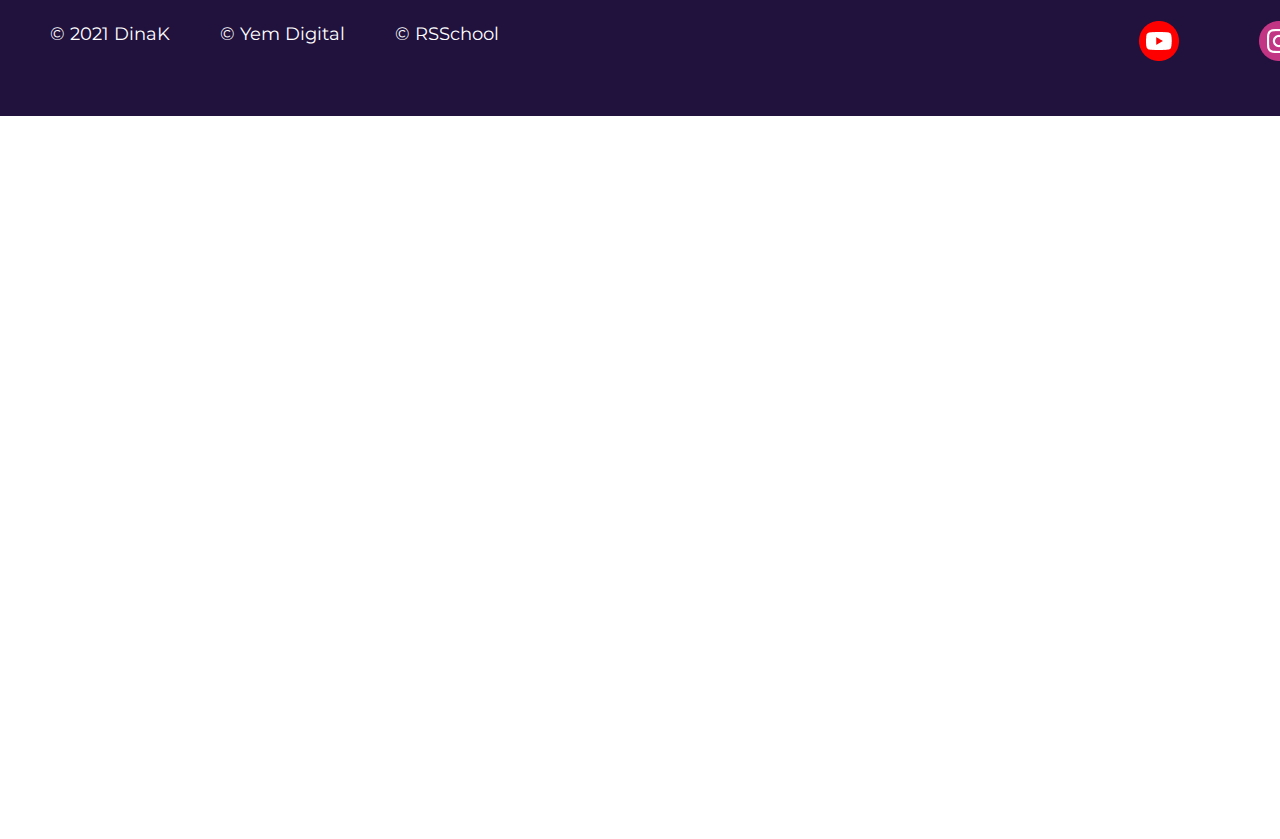
<file: map/index.html>
<!DOCTYPE html>
<html lang="en">
<head>
    <meta charset="UTF-8">
    <meta http-equiv="X-UA-Compatible" content="IE=edge">
    <meta name="viewport" content="width=device-width, initial-scale=1.0">
    <title>Online-zoo</title>
    <title>Document</title>
    <link href="https://fonts.googleapis.com/css2?family=Montserrat&display=swap" rel="stylesheet">
    <link rel="stylesheet" href="css/style.css">
    <link rel="preconnect" href="https://fonts.gstatic.com">
    
</head>
<body>
    <div class="wrap-head">
        <header>
                <h1>Online Zoo</h1>
                <div class="wraper">
                    <div class="header">
                        <div class="header-logo">
                            <a href="/online-zoo/index.html"><img src="../img/icon/Logo.png" alt="logo"></a>
                        </div>
                        <nav>
                            <ul class="header-nav">
                                <li><a href="../index.html">About</a></li>  
                                <li class="activ"><a href="">Map</a></li>  
                                <li><a href="../Zoos/Panda/index.html">Zoos</a></li>  
                                <li><a href="../Contacts/index.html">Contact us</a></li>  
                                <li><a href="https://www.figma.com/file/lnK11foY8Aoa6oOlDXovVN/Online-ZOO-Project">Design</a></li>  
                            </ul>
                        </nav>
                        <div>
                            <ul class="header-social">
                                <li>
                                    <a href="https://www.youtube.com/"><img src="../img/icon/YouTube.png" alt="YouTube"></a>
                                </li>
                                <li>
                                    <a href="https://www.instagram.com/"><img src="../img/icon/Instagramm.png" alt="Instagramm"></a>
                                </li>
                                <li>
                                    <a href="https://www.facebook.com/"><img src="../img/icon/Facebook.png" alt="Facebook"></a>
                                </li>
                            </ul>
                        </div>
                    </div>
                </div> 
            
        </header>
    </div>
    <section class="wraper">
        <div class="map">
            <p>find where are the animals live</p>
            <div>
                <img src="../img/Map.png" alt="Map">
                <div class="alligator tag-animal">
                    <img class="center-img" src="../img/Alligator.png" alt="">
                </div>
                <div class="lion tag-animal">
                    <img class="center-img" src="../img/Lion.png" alt="">
                </div>
                <a href="../Zoos/Gorilla/index.html" title="Gorilla">
                  <div class="gorilla tag-animal">
                    <img class="center-img" src="../img/Gorilla.png" alt="">
                  </div>
                </a>
                <a href="../Zoos/Lemur/index.html" title="Lemur">
                  <div class="lemur tag-animal">
                    <img class="center-img" src="../img/Lemur (1).png" alt="">
                  </div>
                </a>
                <a href="../Zoos/Panda/index.html" title="Panda">
                  <div class="panda tag-animal">
                    <img class="center-img" src="../img/Panda.png" alt="">
                  </div>
                </a>
                <div class="tiger tag-animal">
                    <img class="center-img" src="../img/TigerTag.png" alt="">
                </div>
                <div class="coala tag-animal">
                    <img class="center-img" src="../img/Coala.png" alt="">
                </div>
                <a href="../Zoos/Eagle/index.html" title="Eagle">
                   <div class="eagle tag-animal">
                    <img class="center-img" src="../img/Eagle (1).png" alt="">
                   </div>
                </a>
            </div>
            
        </div>
    </section>
<footer class="footer">
        <div class="wraper">
            <div class="footer-nav">
                <ul class="footer-logo">
                    <li><a href="/online-zoo/index.html"><img src="../img/icon/Logo-footer.png" alt="Online-zoo"></a></li>
                    <li><a href="#" title="Yem Digital"><img src="../img/icon/Yem Digital.png" alt="Yem Digital"></a></li>
                    <li><a href="#"title="Rolling Scopes School"><img src="../img/icon/rs_school_js logo.png" alt="Rs school"></a></li>
                </ul>
                <nav>
                    <ul class="header-nav footer-nav">
                        <li><a href="../index.html">About</a></li>  
                        <li><a href="../map/index.html">Map</a></li>  
                        <li><a href="../Zoos/Panda/index.html">Zoos</a></li>  
                        <li><a href="../Contacts/index.html">Contact us</a></li>  
                    </ul>
                </nav>
                <button class="btn-choose btn-footer">
				  <div class="all-btn">
                    <p class="p-footer">donate for volunteers</p>
                    <img src="../img/icon/Union.png" alt="">
				  </div>
                </button>
            </div>
            <hr class="footer-hr">
            <div class="footer-name-social">
                <div class="footer-name">
                    <p>© 2021 DinaK</p>
                    <p>© Yem Digital</p>
                    <p>© RSSchool</p>
                </div>
                <div>
                    <ul class="footer-social">
                        <li>
                            <a href="https://www.youtube.com/"><img src="../img/icon/YouTube.png" alt="YouTube"></a>
                        </li>
                        <li>
                            <a href="https://www.instagram.com/"><img src="../img/icon/Instagramm.png" alt="Instagramm"></a>
                        </li>
                        <li>
                            <a href="https://www.facebook.com/"><img src="../img/icon/Facebook.png" alt="Facebook"></a>
                        </li>
                    </ul>
                </div>
            </div>
            
        </div>
    </footer>
   
  
</body>
</html>
</file>
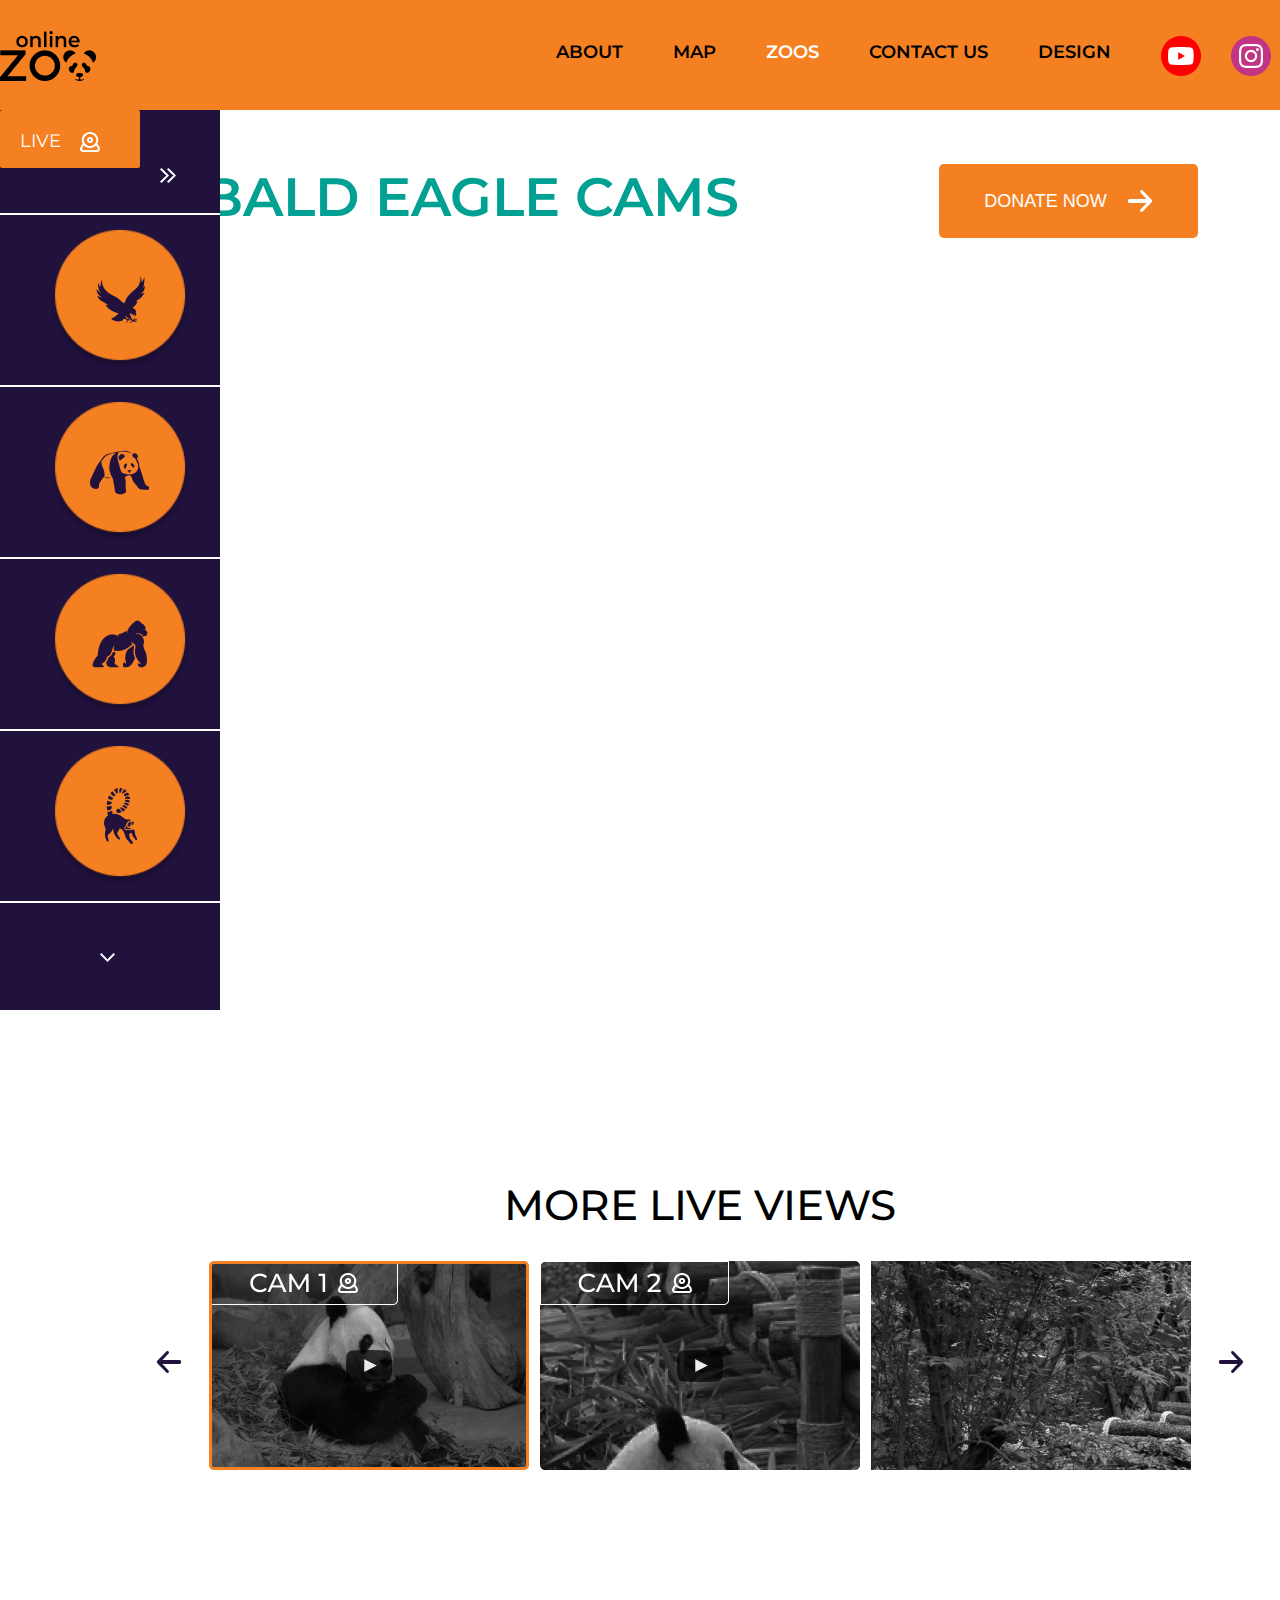
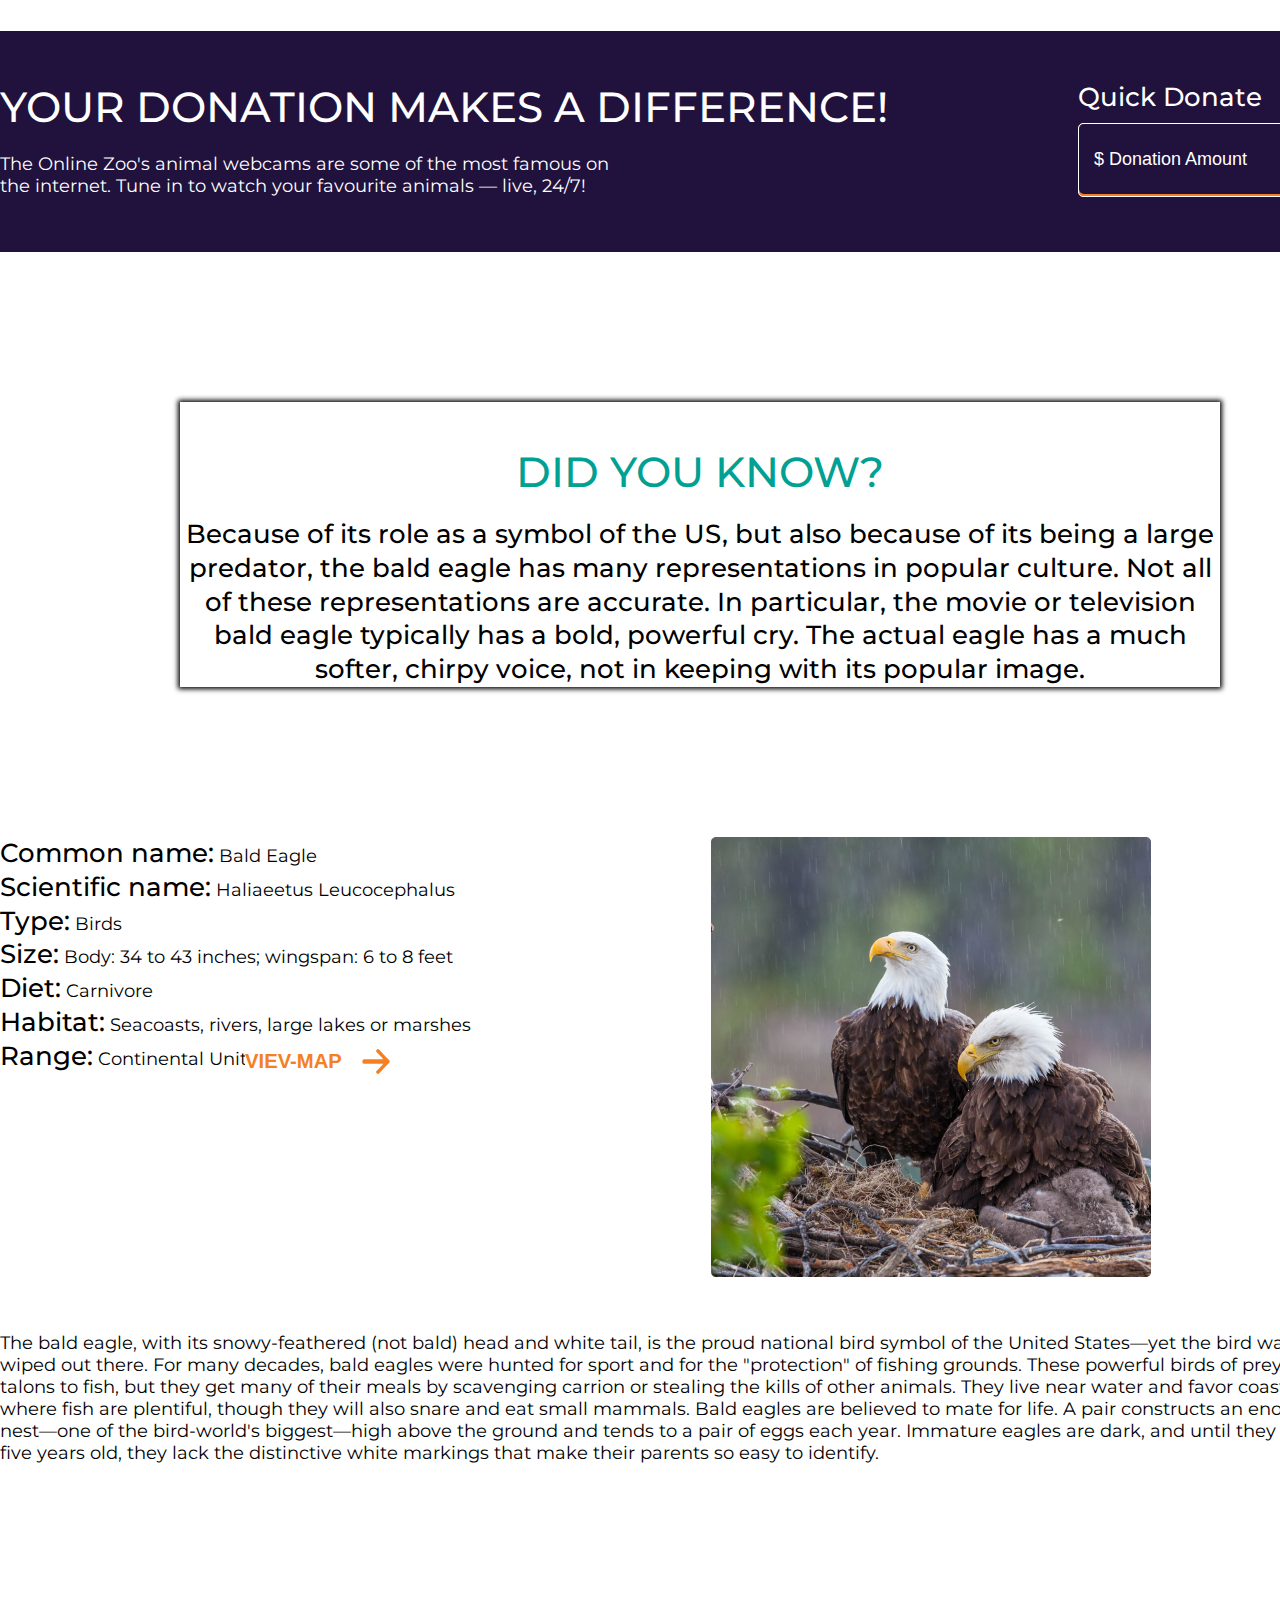
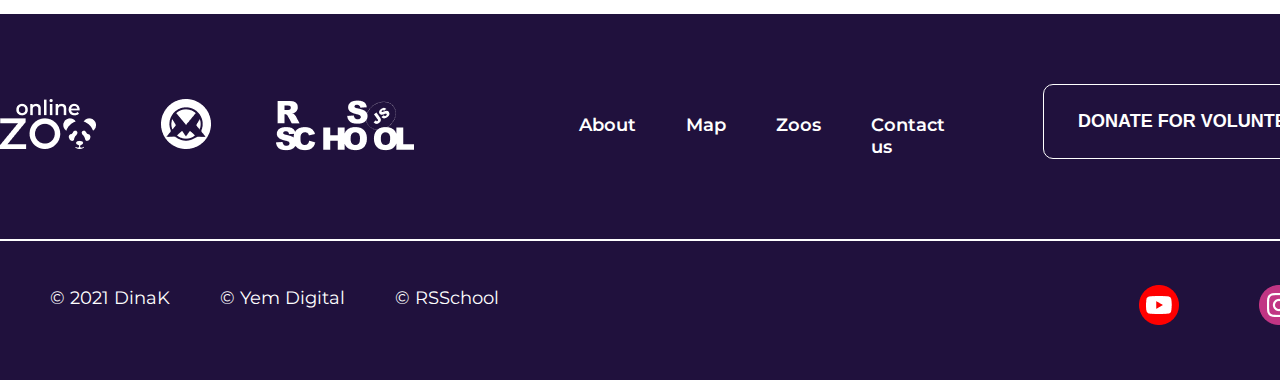
<file: Zoos/Eagle/index.html>
<!DOCTYPE html>
<html lang="en">
<head>
    <meta charset="UTF-8">
    <meta http-equiv="X-UA-Compatible" content="IE=edge">
    <meta name="viewport" content="width=device-width, initial-scale=1.0">
    <title>Online-zoo</title>
    <title>Document</title>
    <link href="https://fonts.googleapis.com/css2?family=Montserrat&display=swap" rel="stylesheet">
    <link rel="stylesheet" href="css/style.css">
    <link rel="preconnect" href="https://fonts.gstatic.com">
    
</head>
<body>
    <div class="wrap-head">
        <header>
                <h1>Online Zoo</h1>
                <div class="wraper">
                    <div class="header">
                        <div class="header-logo">
                            <a href="../../index.html"><img src="../../img/icon/Logo.png" alt="logo"></a>
                        </div>
                        <nav>
                            <ul class="header-nav">
                                <li><a href="../../index.html">About</a></li>  
                                <li><a href="../../map/index.html">Map</a></li>  
                                <li class="activ"><a href="#">Zoos</a></li>  
                                <li><a href="../../Contacts/index.html">Contact us</a></li>  
                                <li><a href="https://www.figma.com/file/lnK11foY8Aoa6oOlDXovVN/Online-ZOO-Project">Design</a></li> 
                            </ul>
                        </nav>
                        <div>
                            <ul class="header-social">
                                <li>
                                    <a href="https://www.youtube.com/"><img src="../../img/icon/YouTube.png" alt="YouTube"></a>
                                </li>
                                <li>
                                    <a href="https://www.instagram.com/"><img src="../../img/icon/Instagramm.png" alt="Instagramm"></a>
                                </li>
                                <li>
                                    <a href="https://www.facebook.com/"><img src="../../img/icon/Facebook.png" alt="Facebook"></a>
                                </li>
                            </ul>
                        </div>
                    </div>
                </div> 
            
        </header>
    </div>
    <div class="wrap-nav">
        <div class="nav2">
            <div class="nav-icon">
                <p>LIVE</p>
                <img src="../../img/icon/Vector4.png" alt="">
            </div>
            <img class="img-str" src="../../img/icon/Group 17.png" alt="">
            
            <hr>
			<a href="../../Zoos/Eagle/index.html">
              <div class="icon-animal icon-eagle">
              </div>
			</a>
            <hr>
			<a href="../../Zoos/Panda/index.html">
              <div class="icon-animal icon-panda">   
              </div>
			</a>
            <hr>
			<a href="../../Zoos/Gorilla/index.html">
              <div class="icon-animal icon-gorilla">  
              </div>
			</a>
            <hr>
			<a href="../../Zoos/Lemur/index.html">
              <div class="icon-animal icon-lemur">   
              </div>
			</a>
            <hr>
            <img class="group18" src="../../img/icon/Group 18.png" alt="">
        </div>
    </div>
    <div class="wraper">
        <div class="text-donate1">
            <p class="text-donate1-p">Bald Eagle cams</p>
            <button class="donate1">
                <p>donate now</p>
                <img src="../../img/icon/Union4.png" alt="">
            </button>
        </div>
        <iframe width="1400" height="787" src="https://www.youtube.com/embed/RmmAzrAkKqI" title="YouTube video player" frameborder="0" allow="accelerometer; autoplay; clipboard-write; encrypted-media; gyroscope; picture-in-picture" allowfullscreen></iframe>
       <div class="slider">
           <p>more live views </p>
           <div class="slider-img">
               <button class="btn-slider btn-left"><img src="../../img/icon/UnionL.png" alt=""></button>
               <div class="slider-video">
                   <img src="../../img/icon/Panda additional cam card.jpg" alt="">
                   <img src="../../img/icon/Panda additional cam card (1).jpg" alt="">
                   <img src="../../img/icon/Panda additional cam card (2).jpg" alt="">
               </div>
               <button class="btn-slider btn-right"><img src="../../img/icon/UnionR.png" alt=""></button>
           </div>
       </div>
       
    </div>
    <section class="donate">
        <div class="wraper">
            <div class="container-donate">
                <div class="donate-text">
                    <h4>Your donation makes a difference!</h4>
                    <p>The Online Zoo's animal webcams are some 
                        of the most famous on the internet. Tune 
                        in to watch your favourite animals — live, 
                        24/7!</p>
                </div> 
                <div class="donate-block">
                     <p>Quick Donate</p>
					 <div class="btn-donate">
					   <input type="number" placeholder="$ Donation Amount" min="1" max="9999" maxlength="4">
                       <button><img src="../../img/icon/Union.png" alt="Donate"></button>
					 </div>
                </div>
            </div>
           
        </div>
    </section>
    <div class="wraper">
        <div class="now">
            <p>did you know?</p>
            <h4>Because of its role as a symbol of the US, but also because 
                of its being a large predator, the bald eagle has many 
                representations in popular culture. Not all of these representations 
                are accurate. In particular, the movie or television bald eagle 
                typically has a bold, powerful cry. The actual eagle has a much 
                softer, chirpy voice, not in keeping with its popular image.</h4>
        </div>
        <div class="info">
            <div class="info-text">
                <div>
                    <span class="span-info">Common name:</span>
                    <span>Bald Eagle</span>
                </div>
                <div>
                    <span class="span-info">Scientific name:</span>
                    <span>Haliaeetus Leucocephalus</span>
                </div>
                <div>
                    <span class="span-info">Type:</span>
                    <span>Birds</span>
                </div>
                <div>
                    <span class="span-info">Size:</span>
                    <span>Body: 34 to 43 inches; wingspan: 6 to 8 feet</span>
                </div>
                <div>
                    <span class="span-info">Diet:</span>
                    <span>Carnivore</span>
                </div>
                <div>
                    <span class="span-info">Habitat:</span>
                    <span>Seacoasts, rivers, large lakes or marshes</span>
                </div>
                <div>
                    <span class="span-info">Range:</span>
                    <span>Continental United States</span>
                </div>
                <a href="../../map/index.html">
					<button class="viev-map">
						<p>viev-map</p>
						<img src="../../img/icon/LiveCam.png" alt="">
					</button>
				</a>
            </div>
            <div>
                <img src="../../img/imageEagle.jpg" alt="">
            </div>
        </div>
        <p>The bald eagle, with its snowy-feathered (not bald) head and 
            white tail, is the proud national bird symbol of the United 
            States—yet the bird was nearly wiped out there. For many 
            decades, bald eagles were hunted for sport and for the "protection" 
            of fishing grounds.  These powerful birds of prey use their talons 
            to fish, but they get many of their meals by scavenging carrion or 
            stealing the kills of other animals. They live near water and favor 
            coasts and lakes where fish are plentiful, though they will also 
            snare and eat small mammals. Bald eagles are believed to mate for 
            life. A pair constructs an enormous stick nest—one of the bird-world's 
            biggest—high above the ground and tends to a pair of eggs each year. 
            Immature eagles are dark, and until they are about five years old, 
            they lack the distinctive white markings that make their parents so easy to identify.</p>
    </div>
<footer class="footer">
        <div class="wraper">
            <div class="footer-nav">
                <ul class="footer-logo">
                    <li><a href="/online-zoo/index.html"><img src="../../img/icon/Logo-footer.png" alt="Online-zoo"></a></li>
                    <li><a href="#" title="Yem Digital"><img src="../../img/icon/Yem Digital.png" alt="Yem Digital"></a></li>
                    <li><a href="#"title="Rolling Scopes School"><img src="../../img/icon/rs_school_js logo.png" alt="Rs school"></a></li>
                </ul>
                <nav>
                    <ul class="header-nav footer-nav">
                        <li><a href="../../index.html">About</a></li>  
                        <li><a href="../../map/index.html">Map</a></li>  
                        <li><a href="../../Zoos/Panda/index.html">Zoos</a></li>  
                        <li><a href="../../Contacts/index.html">Contact us</a></li>  
                    </ul>
                </nav>
                <button class="btn-choose btn-footer">
				  <div class="all-btn">
                    <p class="p-footer">donate for volunteers</p>
                    <img src="../../img/icon/Union.png" alt="">
				  </div>
                </button>
            </div>
            <hr class="footer-hr">
            <div class="footer-name-social">
                <div class="footer-name">
                    <p>© 2021 DinaK</p>
                    <p>© Yem Digital</p>
                    <p>© RSSchool</p>
                </div>
                <div>
                    <ul class="footer-social">
                        <li>
                            <a href="https://www.youtube.com/"><img src="../../img/icon/YouTube.png" alt="YouTube"></a>
                        </li>
                        <li>
                            <a href="https://www.instagram.com/"><img src="../../img/icon/Instagramm.png" alt="Instagramm"></a>
                        </li>
                        <li>
                            <a href="https://www.facebook.com/"><img src="../../img/icon/Facebook.png" alt="Facebook"></a>
                        </li>
                    </ul>
                </div>
            </div>
            
        </div>
    </footer>
   
  
</body>
</html>
</file>
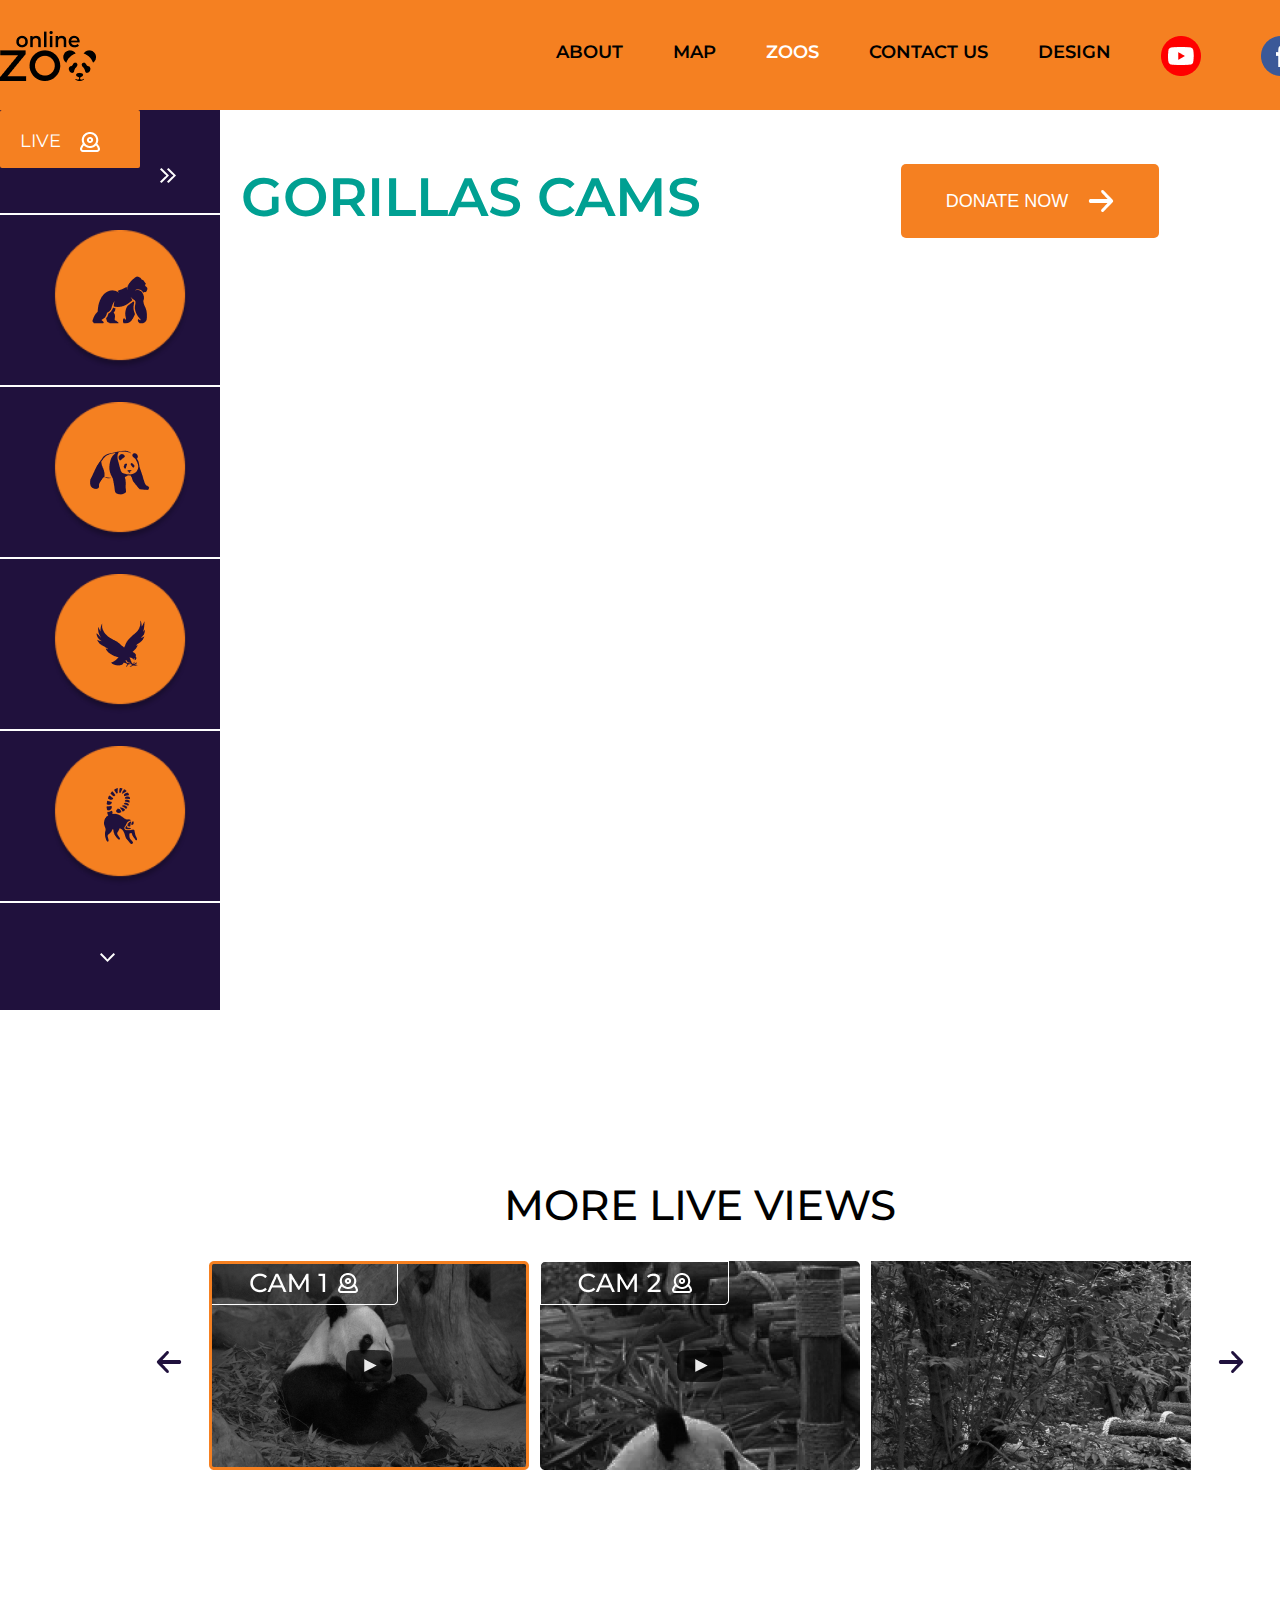
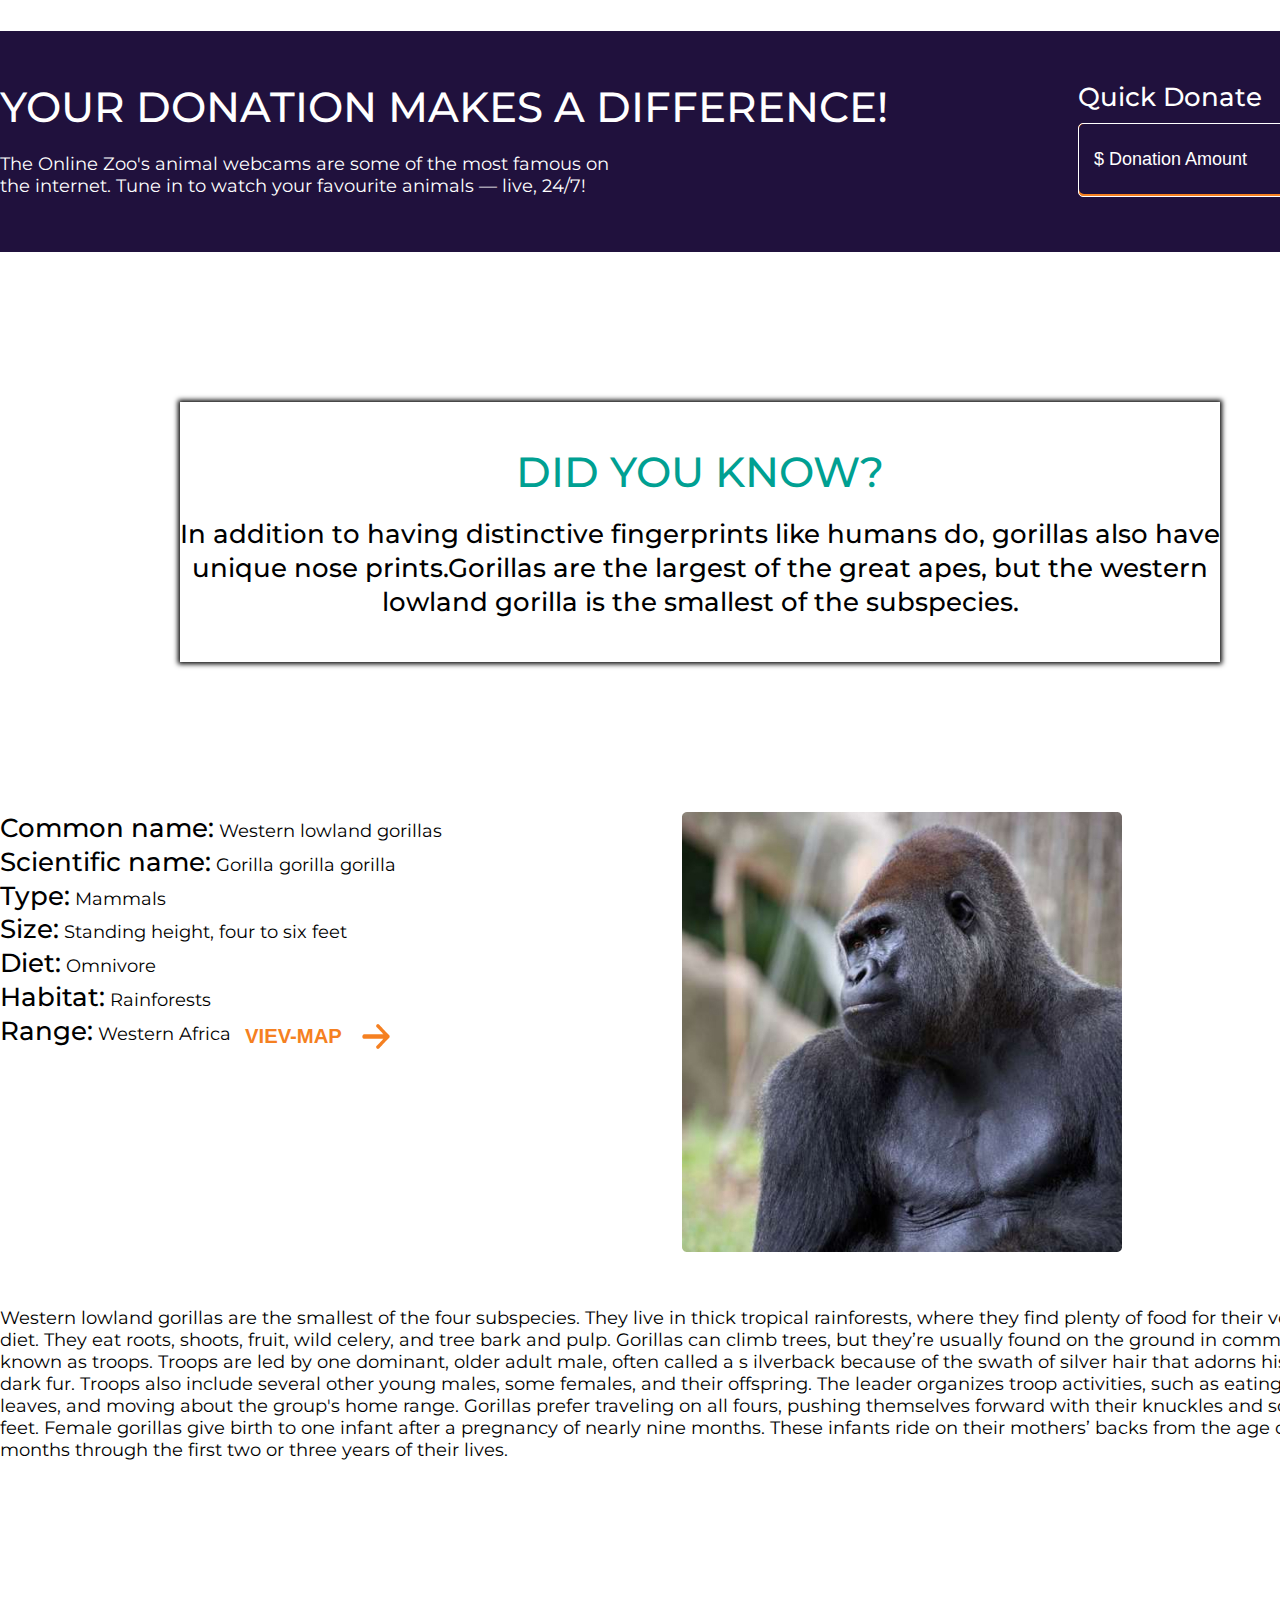
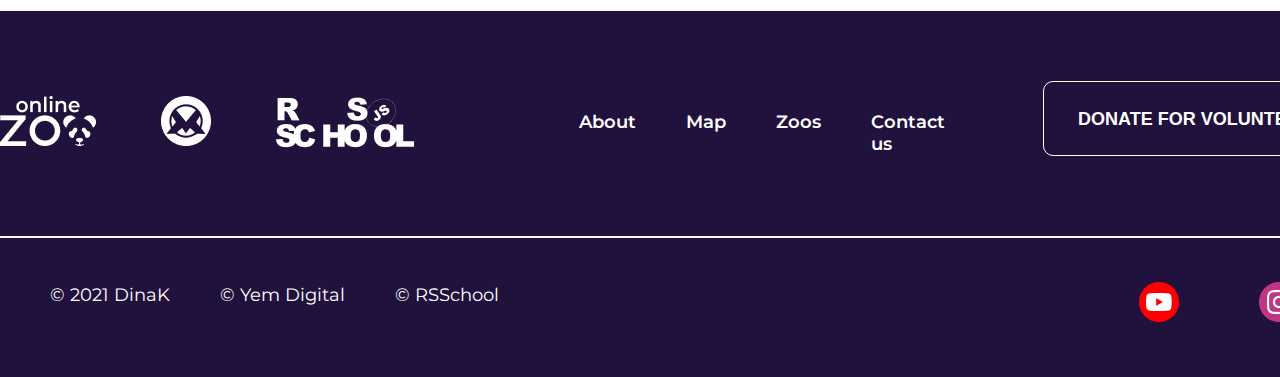
<file: Zoos/Gorilla/index.html>
<!DOCTYPE html>
<html lang="en">
<head>
    <meta charset="UTF-8">
    <meta http-equiv="X-UA-Compatible" content="IE=edge">
    <meta name="viewport" content="width=device-width, initial-scale=1.0">
    <title>Online-zoo</title>
    <title>Document</title>
    <link href="https://fonts.googleapis.com/css2?family=Montserrat&display=swap" rel="stylesheet">
    <link rel="stylesheet" href="css/style.css">
    <link rel="preconnect" href="https://fonts.gstatic.com">
    
</head>
<body>
    <div class="wrap-head">
        <header>
                <h1>Online Zoo</h1>
                <div class="wraper">
                    <div class="header">
                        <div class="header-logo">
                            <a href="../../index.html"><img src="../../img/icon/Logo.png" alt="logo"></a>
                        </div>
                        <nav>
                            <ul class="header-nav">
                                <li><a href="../../index.html">About</a></li>  
                                <li><a href="../../map/index.html">Map</a></li>  
                                <li class="activ"><a href="">Zoos</a></li>  
                                <li><a href="../../Contacts/index.html">Contact us</a></li>  
                                <li><a href="https://www.figma.com/file/lnK11foY8Aoa6oOlDXovVN/Online-ZOO-Project">Design</a></li> 
                            </ul>
                        </nav>
                        <div>
                            <ul class="header-social">
                                <li>
                                    <a href="https://www.youtube.com/"><img src="../../img/icon/YouTube.png" alt="YouTube"></a>
                                </li>
                                <li>
                                    <a href="https://www.instagramm.com/><img src="../../img/icon/Instagramm.png" alt="Instagramm"></a>
                                </li>
                                <li>
                                    <a href="https://www.facebook.com/"><img src="../../img/icon/Facebook.png" alt="Facebook"></a>
                                </li>
                            </ul>
                        </div>
                    </div>
                </div> 
            
        </header>
    </div>
    <div class="wrap-nav">
        <div class="nav2">
            <div class="nav-icon">
                <p>LIVE</p>
                <img src="../../img/icon/Vector4.png" alt="">
            </div>
            <img class="img-str" src="../../img/icon/Group 17.png" alt="">
            <hr>
			<a href="../../Zoos/Gorilla/index.html">
              <div class="icon-animal icon-gorilla">  
              </div>
			</a>
            <hr>
			<a href="../../Zoos/Panda/index.html">
              <div class="icon-animal icon-panda">   
              </div>
			</a>
            <hr>
			<a href="../../Zoos/Eagle/index.html">
              <div class="icon-animal icon-eagle">
              </div>
			</a>
            
            <hr>
			<a href="../../Zoos/Lemur/index.html">
              <div class="icon-animal icon-lemur">   
              </div>
			</a>
            <hr>
            <img class="group18" src="../../img/icon/Group 18.png" alt="">
        </div>
    </div>
    <div class="wraper">
        <div class="text-donate1">
            <p class="text-donate1-p">gorillas cams</p>
            <button class="donate1">
                <p>donate now</p>
                <img src="../../img/icon/Union4.png" alt="">
            </button>
        </div>
        <iframe width="1400" height="787" src="https://www.youtube.com/embed/rgXWDk7rh4w" title="YouTube video player" frameborder="0" allow="accelerometer; autoplay; clipboard-write; encrypted-media; gyroscope; picture-in-picture" allowfullscreen></iframe>
       <div class="slider">
           <p>more live views </p>
           <div class="slider-img">
               <button class="btn-slider btn-left"><img src="../../img/icon/UnionL.png" alt=""></button>
               <div class="slider-video">
                   <img src="../../img/icon/Panda additional cam card.jpg" alt="">
                   <img src="../../img/icon/Panda additional cam card (1).jpg" alt="">
                   <img src="../../img/icon/Panda additional cam card (2).jpg" alt="">
               </div>
               <button class="btn-slider btn-right"><img src="../../img/icon/UnionR.png" alt=""></button>
           </div>
       </div>
       
    </div>
    <section class="donate">
        <div class="wraper">
            <div class="container-donate">
                <div class="donate-text">
                    <h4>Your donation makes a difference!</h4>
                    <p>The Online Zoo's animal webcams are some 
                        of the most famous on the internet. Tune 
                        in to watch your favourite animals — live, 
                        24/7!</p>
                </div> 
                <div class="donate-block">
                     <p>Quick Donate</p>
					 <div class="btn-donate">
					   <input type="number" placeholder="$ Donation Amount" min="1" max="9999" maxlength="4">
                       <button><img src="../../img/icon/Union.png" alt="Donate"></button>
					 </div>
                </div>
            </div>
           
        </div>
    </section>
    <div class="wraper">
        <div class="now">
            <p>did you know?</p>
            <h4>
                In addition to having distinctive fingerprints like humans do, 
                gorillas also have unique nose prints.Gorillas are the largest 
                of the great apes, but the western lowland gorilla is the smallest of the subspecies.
            </h4>
        </div>
        <div class="info">
            <div class="info-text">
                <div>
                    <span class="span-info">Common name:</span>
                    <span>Western lowland gorillas</span>
                </div>
                <div>
                    <span class="span-info">Scientific name:</span>
                    <span>Gorilla gorilla gorilla</span>
                </div>
                <div>
                    <span class="span-info">Type:</span>
                    <span>Mammals</span>
                </div>
                <div>
                    <span class="span-info">Size:</span>
                    <span>Standing height, four to six feet</span>
                </div>
                <div>
                    <span class="span-info">Diet:</span>
                    <span>Omnivore</span>
                </div>
                <div>
                    <span class="span-info">Habitat:</span>
                    <span>Rainforests</span>
                </div>
                <div>
                    <span class="span-info">Range:</span>
                    <span>Western Africa</span>
                </div>
                <a href="../../map/index.html">
					<button class="viev-map">
						<p>viev-map</p>
						<img src="../../img/icon/LiveCam.png" alt="">
					</button>
				</a>
            </div>
            <div>
                <img src="../../img/imageGorilla.jpg" alt="">
            </div>
        </div>
        <p>Western lowland gorillas are the smallest of the four subspecies. 
            They live in thick tropical rainforests, where they find plenty 
            of food for their vegetarian diet. They eat roots, shoots, fruit, 
            wild celery, and tree bark and pulp. Gorillas can climb trees, 
            but they’re usually found on the ground in communities—known as troops. 
            Troops are led by one dominant, older adult male, often called a s
            ilverback because of the swath of silver hair that adorns his otherwise 
            dark fur. Troops also include several other young males, some females, 
            and their offspring. The leader organizes troop activities, such as eating, 
            nesting in leaves, and moving about the group's home range. Gorillas prefer 
            traveling on all fours, pushing themselves forward with their knuckles and 
            soles of their feet. Female gorillas give birth to one infant after a pregnancy 
            of nearly nine months. These infants ride on their mothers’ backs from the 
            age of four months through the first two or three years of their lives.</p>
    </div>
<footer class="footer">
        <div class="wraper">
            <div class="footer-nav">
                <ul class="footer-logo">
                    <li><a href="/online-zoo/index.html"><img src="../../img/icon/Logo-footer.png" alt="Online-zoo"></a></li>
                    <li><a href="#" title="Yem Digital"><img src="../../img/icon/Yem Digital.png" alt="Yem Digital"></a></li>
                    <li><a href="#"title="Rolling Scopes School"><img src="../../img/icon/rs_school_js logo.png" alt="Rs school"></a></li>
                </ul>
                <nav>
                    <ul class="header-nav footer-nav">
                        <li><a href="../../index.html">About</a></li>  
                        <li><a href="../../map/index.html">Map</a></li>  
                        <li><a href="../../Zoos/Panda/index.html">Zoos</a></li>  
                        <li><a href="../../Contacts/index.html">Contact us</a></li>  
                    </ul>
                </nav>
                <button class="btn-choose btn-footer">
				  <div class="all-btn">
                    <p class="p-footer">donate for volunteers</p>
                    <img src="../../img/icon/Union.png" alt="">
				  </div>
                </button>
            </div>
            <hr class="footer-hr">
            <div class="footer-name-social">
                <div class="footer-name">
                    <p>© 2021 DinaK</p>
                    <p>© Yem Digital</p>
                    <p>© RSSchool</p>
                </div>
                <div>
                    <ul class="footer-social">
                        <li>
                            <a href="https://www.youtube.com/"><img src="../../img/icon/YouTube.png" alt="YouTube"></a>
                        </li>
                        <li>
                            <a href="https://www.instagramm.com/"><img src="../../img/icon/Instagramm.png" alt="Instagramm"></a>
                        </li>
                        <li>
                            <a href="https://www.facebook.com/"><img src="../../img/icon/Facebook.png" alt="Facebook"></a>
                        </li>
                    </ul>
                </div>
            </div>
            
        </div>
    </footer>
   
  
</body>
</html>
</file>
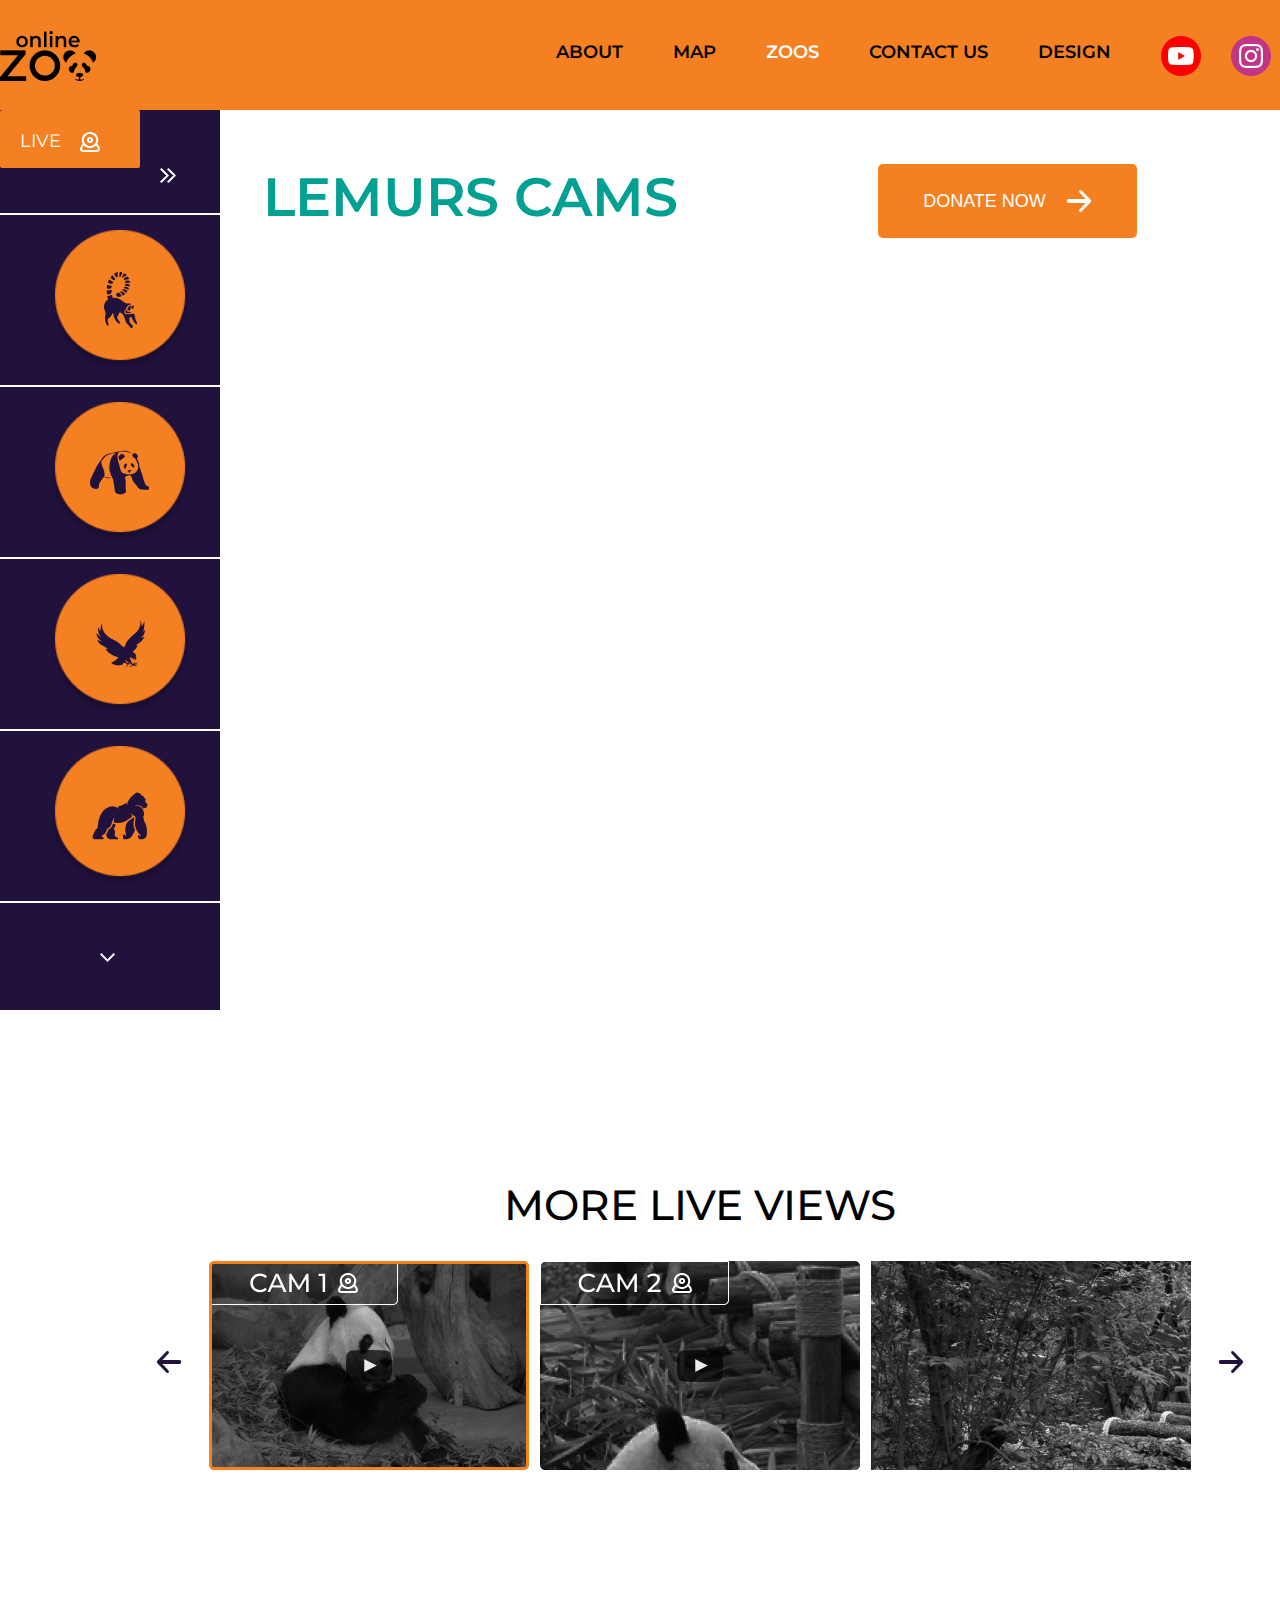
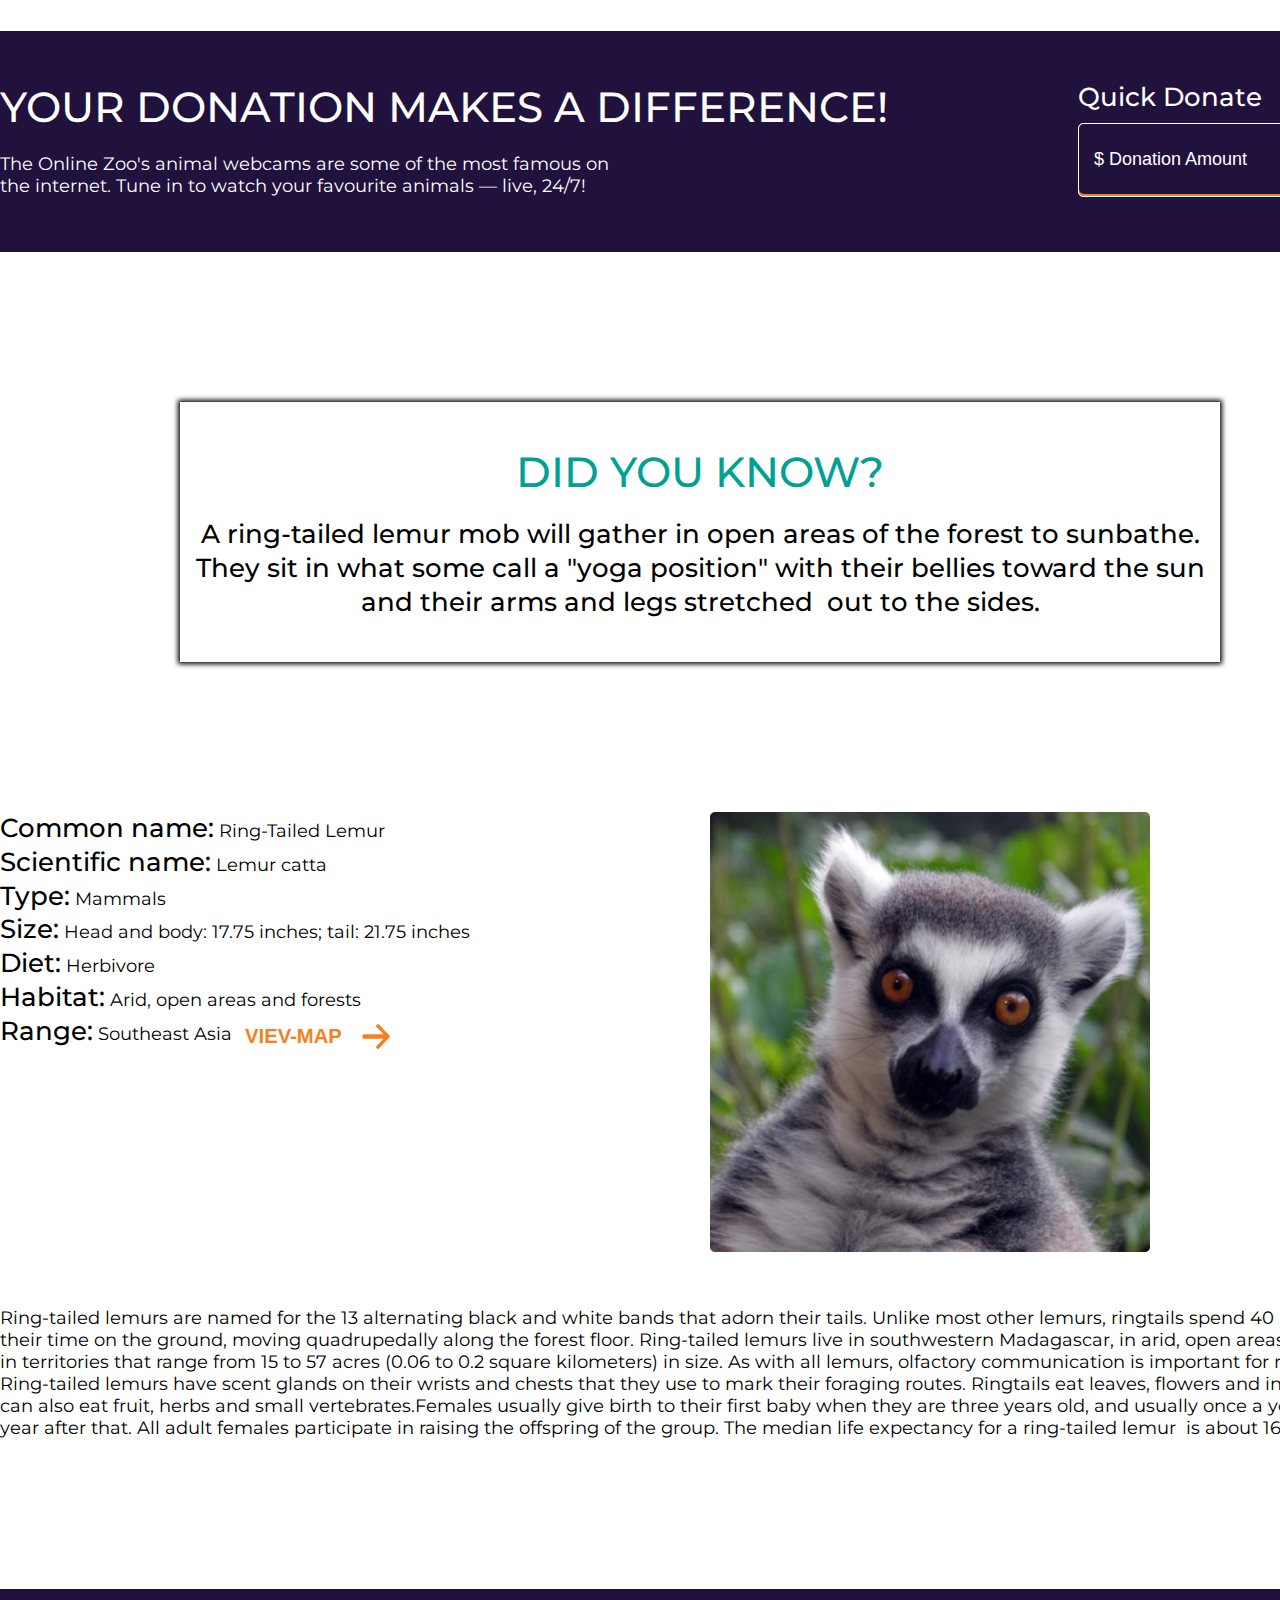
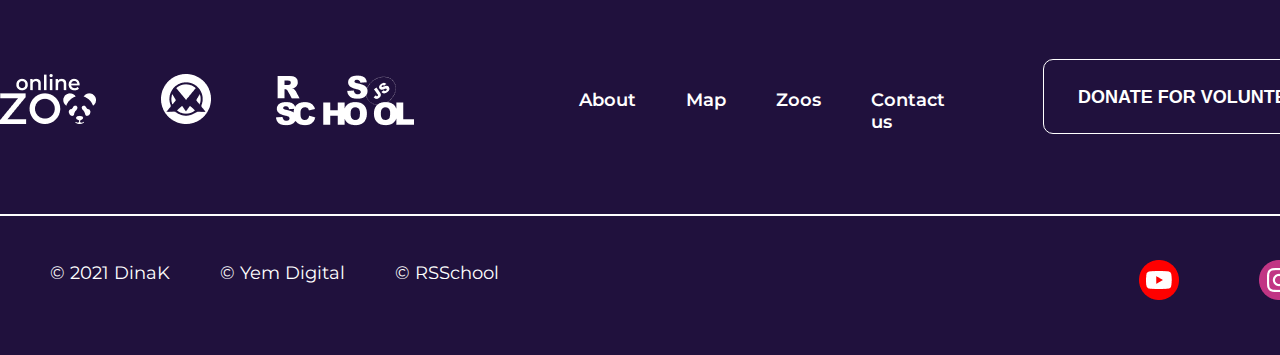
<file: Zoos/Lemur/index.html>
<!DOCTYPE html>
<html lang="en">
<head>
    <meta charset="UTF-8">
    <meta http-equiv="X-UA-Compatible" content="IE=edge">
    <meta name="viewport" content="width=device-width, initial-scale=1.0">
    <title>Online-zoo</title>
    <title>Document</title>
    <link href="https://fonts.googleapis.com/css2?family=Montserrat&display=swap" rel="stylesheet">
    <link rel="stylesheet" href="css/style.css">
    <link rel="preconnect" href="https://fonts.gstatic.com">
    
</head>
<body>
    <div class="wrap-head">
        <header>
                <h1>Online Zoo</h1>
                <div class="wraper">
                    <div class="header">
                        <div class="header-logo">
                            <a href="../../index.html"><img src="../../img/icon/Logo.png" alt="logo"></a>
                        </div>
                        <nav>
                            <ul class="header-nav">
                                <li><a href="../../index.html">About</a></li>  
                                <li><a href="../../map/index.html">Map</a></li>  
                                <li class="activ"><a href="">Zoos</a></li>  
                                <li><a href="../../Contacts/index.html">Contact us</a></li>  
                                <li><a href="https://www.figma.com/file/lnK11foY8Aoa6oOlDXovVN/Online-ZOO-Project">Design</a></li> 
                            </ul>
                        </nav>
                        <div>
                            <ul class="header-social">
                                <li>
                                    <a href="https://www.youtube.com/"><img src="../../img/icon/YouTube.png" alt="YouTube"></a>
                                </li>
                                <li>
                                    <a href="https://www.instagramm.com/"><img src="../../img/icon/Instagramm.png" alt="Instagramm"></a>
                                </li>
                                <li>
                                    <a><img src="../../img/icon/Facebook.png" alt="Facebook"></a>
                                </li>
                            </ul>
                        </div>
                    </div>
                </div> 
            
        </header>
    </div>
    <div class="wrap-nav">
        <div class="nav2">
            <div class="nav-icon">
                <p>LIVE</p>
                <img src="../../img/icon/Vector4.png" alt="">
            </div>
            <img class="img-str" src="../../img/icon/Group 17.png" alt="">
            <hr>
			<a href="../../Zoos/Lemur/index.html">
              <div class="icon-animal icon-lemur">   
              </div>
			</a>
            <hr>
			<a href="../../Zoos/Panda/index.html">
              <div class="icon-animal icon-panda">   
              </div>
			</a>
            <hr>
			<a href="../../Zoos/Eagle/index.html">
              <div class="icon-animal icon-eagle">
              </div>
			</a>
            <hr>
			<a href="../../Zoos/Gorilla/index.html">
              <div class="icon-animal icon-gorilla">  
              </div>
			</a>
            
            <hr>
            <img class="group18" src="../../img/icon/Group 18.png" alt="">
        </div>
    </div>
    <div class="wraper">
        <div class="text-donate1">
            <p class="text-donate1-p">lemurs cams</p>
            <button class="donate1">
                <p>donate now</p>
                <img src="../../img/icon/Union4.png" alt="">
            </button>
        </div>
        <iframe width="1400" height="787" src="https://www.youtube.com/embed/_5_oHPJDDOM" title="YouTube video player" frameborder="0" allow="accelerometer; autoplay; clipboard-write; encrypted-media; gyroscope; picture-in-picture" allowfullscreen></iframe>
       <div class="slider">
           <p>more live views </p>
           <div class="slider-img">
               <button class="btn-slider btn-left"><img src="../../img/icon/UnionL.png" alt=""></button>
               <div class="slider-video">
                   <img src="../../img/icon/Panda additional cam card.jpg" alt="">
                   <img src="../../img/icon/Panda additional cam card (1).jpg" alt="">
                   <img src="../../img/icon/Panda additional cam card (2).jpg" alt="">
               </div>
               <button class="btn-slider btn-right"><img src="../../img/icon/UnionR.png" alt=""></button>
           </div>
       </div>
       
    </div>
    <section class="donate">
        <div class="wraper">
            <div class="container-donate">
                <div class="donate-text">
                    <h4>Your donation makes a difference!</h4>
                    <p>The Online Zoo's animal webcams are some 
                        of the most famous on the internet. Tune 
                        in to watch your favourite animals — live, 
                        24/7!</p>
                </div> 
                <div class="donate-block">
                     <p>Quick Donate</p>
					 <div class="btn-donate">
					   <input type="number" placeholder="$ Donation Amount" min="1" max="9999" maxlength="4">
                       <button><img src="../../img/icon/Union.png" alt="Donate"></button>
					 </div>
                </div>
            </div>
           
        </div>
    </section>
    <div class="wraper">
        <div class="now">
            <p>did you know?</p>
            <h4>A ring-tailed lemur mob will gather in open areas of the forest to sunbathe. 
                They sit in what some call a "yoga position" with their bellies toward the 
                sun and their arms and legs stretched  out to the sides. </h4>
        </div>
        <div class="info">
            <div class="info-text">
                <div>
                    <span class="span-info">Common name:</span>
                    <span>Ring-Tailed Lemur</span>
                </div>
                <div>
                    <span class="span-info">Scientific name:</span>
                    <span>Lemur catta</span>
                </div>
                <div>
                    <span class="span-info">Type:</span>
                    <span>Mammals</span>
                </div>
                <div>
                    <span class="span-info">Size:</span>
                    <span>Head and body: 17.75 inches; tail: 21.75 inches</span>
                </div>
                <div>
                    <span class="span-info">Diet:</span>
                    <span>Herbivore</span>
                </div>
                <div>
                    <span class="span-info">Habitat:</span>
                    <span>Arid, open areas and forests</span>
                </div>
                <div>
                    <span class="span-info">Range:</span>
                    <span>Southeast Asia</span>
                </div>
                <a href="../../map/index.html">
					<button class="viev-map">
						<p>viev-map</p>
						<img src="../../img/icon/LiveCam.png" alt="">
					</button>
				</a>
            </div>
            <div>
                <img src="../../img/imageLemur.jpg" alt="">
            </div>
        </div>
        <p>Ring-tailed lemurs are named for the 13 alternating black
             and white bands that adorn their tails. Unlike most other lemurs,
              ringtails spend 40 percent of their time on the ground, moving 
              quadrupedally along the forest floor. Ring-tailed lemurs live in
               southwestern Madagascar, in arid, open areas and forests in territories 
               that range from 15 to 57 acres (0.06 to 0.2 square kilometers) in size. 
               As with all lemurs, olfactory communication is important for ringtails. 
               Ring-tailed lemurs have scent glands on their wrists and chests that they use
                to mark their foraging routes. Ringtails eat leaves, flowers and insects. 
                They can also eat fruit, herbs and small vertebrates.Females usually 
                give birth to their first baby when they are three years old, and usually 
                once a year every year after that. All adult females participate in 
                raising the offspring of the group. The median life expectancy for a 
                ring-tailed lemur  is about 16 years..</p>
    </div>
<footer class="footer">
        <div class="wraper">
            <div class="footer-nav">
                <ul class="footer-logo">
                    <li><a href="/online-zoo/index.html"><img src="../../img/icon/Logo-footer.png" alt="Online-zoo"></a></li>
                    <li><a href="#" title="Yem Digital"><img src="../../img/icon/Yem Digital.png" alt="Yem Digital"></a></li>
                    <li><a href="#"title="Rolling Scopes School"><img src="../../img/icon/rs_school_js logo.png" alt="Rs school"></a></li>
                </ul>
                <nav>
                    <ul class="header-nav footer-nav">
                        <li><a href="../../index.html">About</a></li>  
                        <li><a href="../../map/index.html">Map</a></li>  
                        <li><a href="../../Zoos/Panda/index.html">Zoos</a></li>  
                        <li><a href="../../Contacts/index.html">Contact us</a></li>  
                    </ul>
                </nav>
                <button class="btn-choose btn-footer">
				  <div class="all-btn">
                    <p class="p-footer">donate for volunteers</p>
                    <img src="../../img/icon/Union.png" alt="">
				  </div>
                </button>
            </div>
            <hr class="footer-hr">
            <div class="footer-name-social">
                <div class="footer-name">
                    <p>© 2021 DinaK</p>
                    <p>© Yem Digital</p>
                    <p>© RSSchool</p>
                </div>
                <div>
                    <ul class="footer-social">
                        <li>
                            <a href="https://www.youtube.com/"><img src="../../img/icon/YouTube.png" alt="YouTube"></a>
                        </li>
                        <li>
                            <a href="https://www.instagramm.com/"><img src="../../img/icon/Instagramm.png" alt="Instagramm"></a>
                        </li>
                        <li>
                            <a href="https://www.facebook.com/"><img src="../../img/icon/Facebook.png" alt="Facebook"></a>
                        </li>
                    </ul>
                </div>
            </div>
            
        </div>
    </footer>
   
  
</body>
</html>
</file>
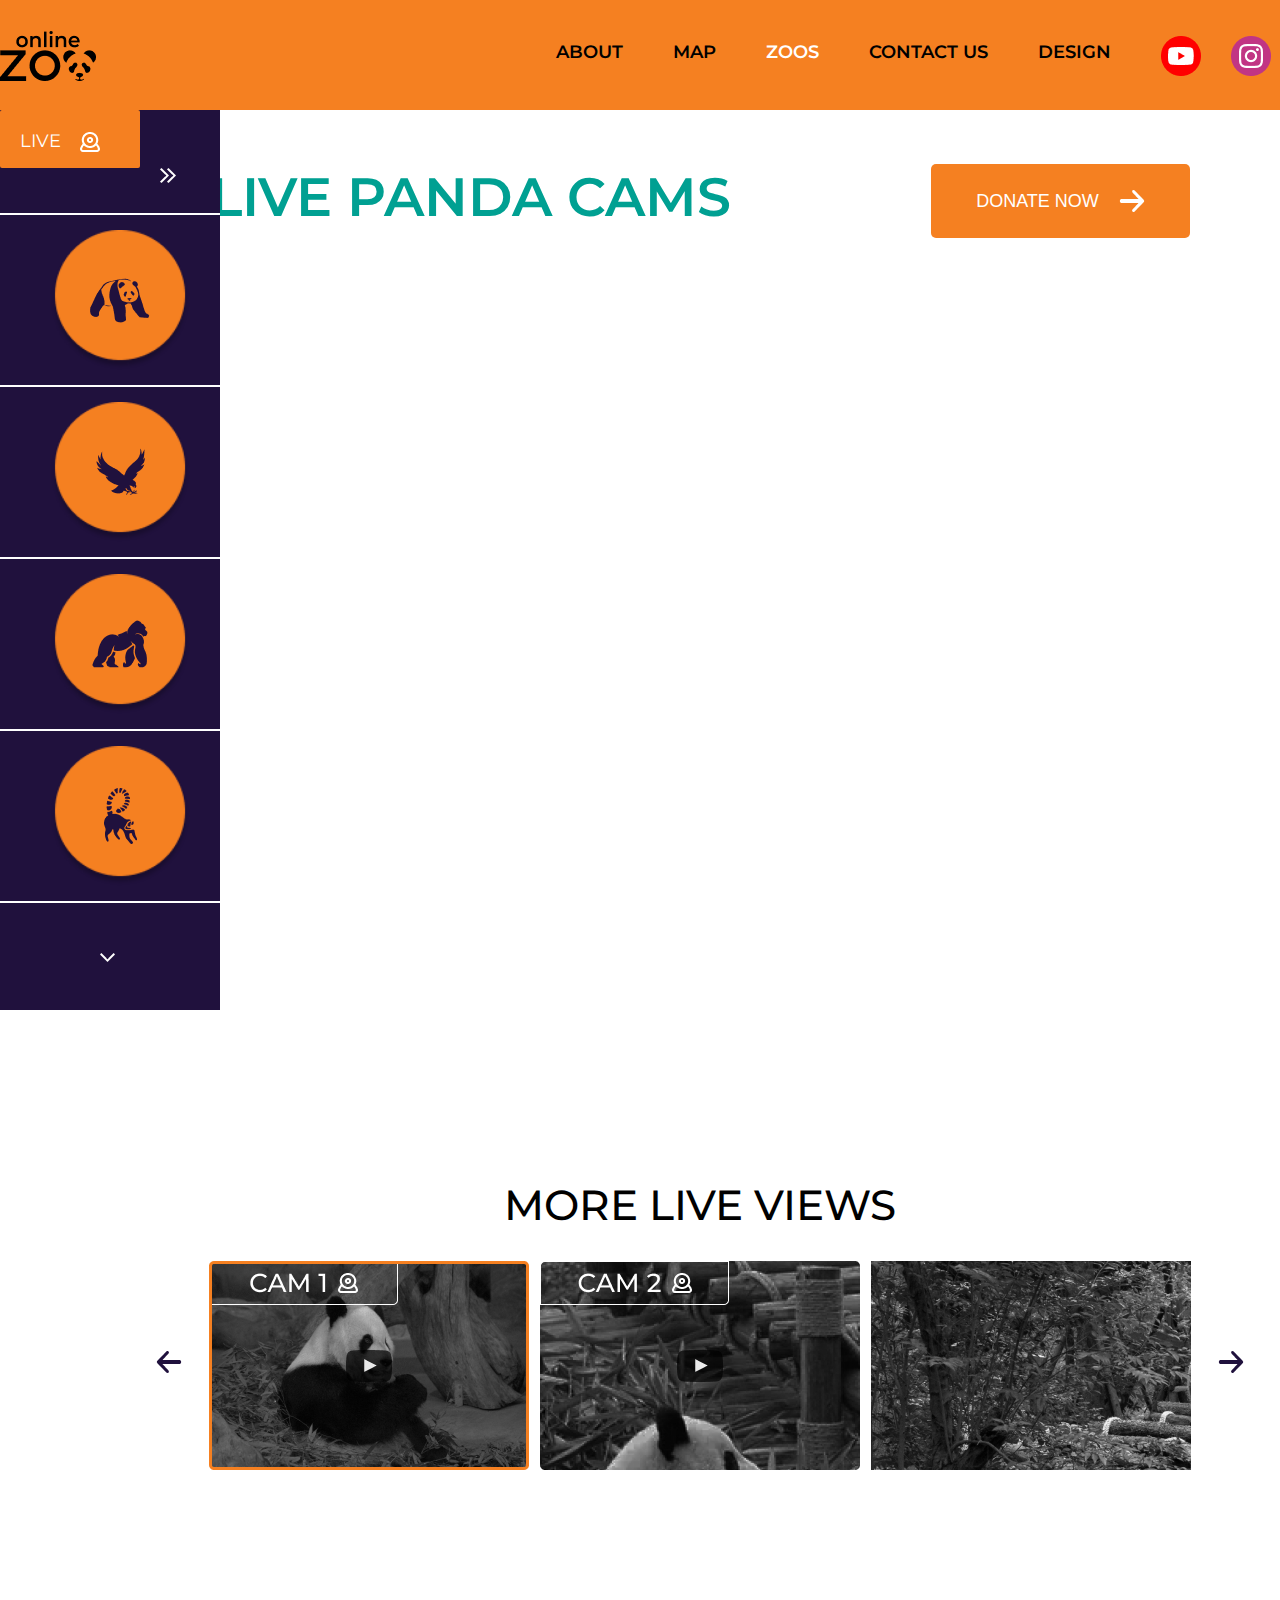
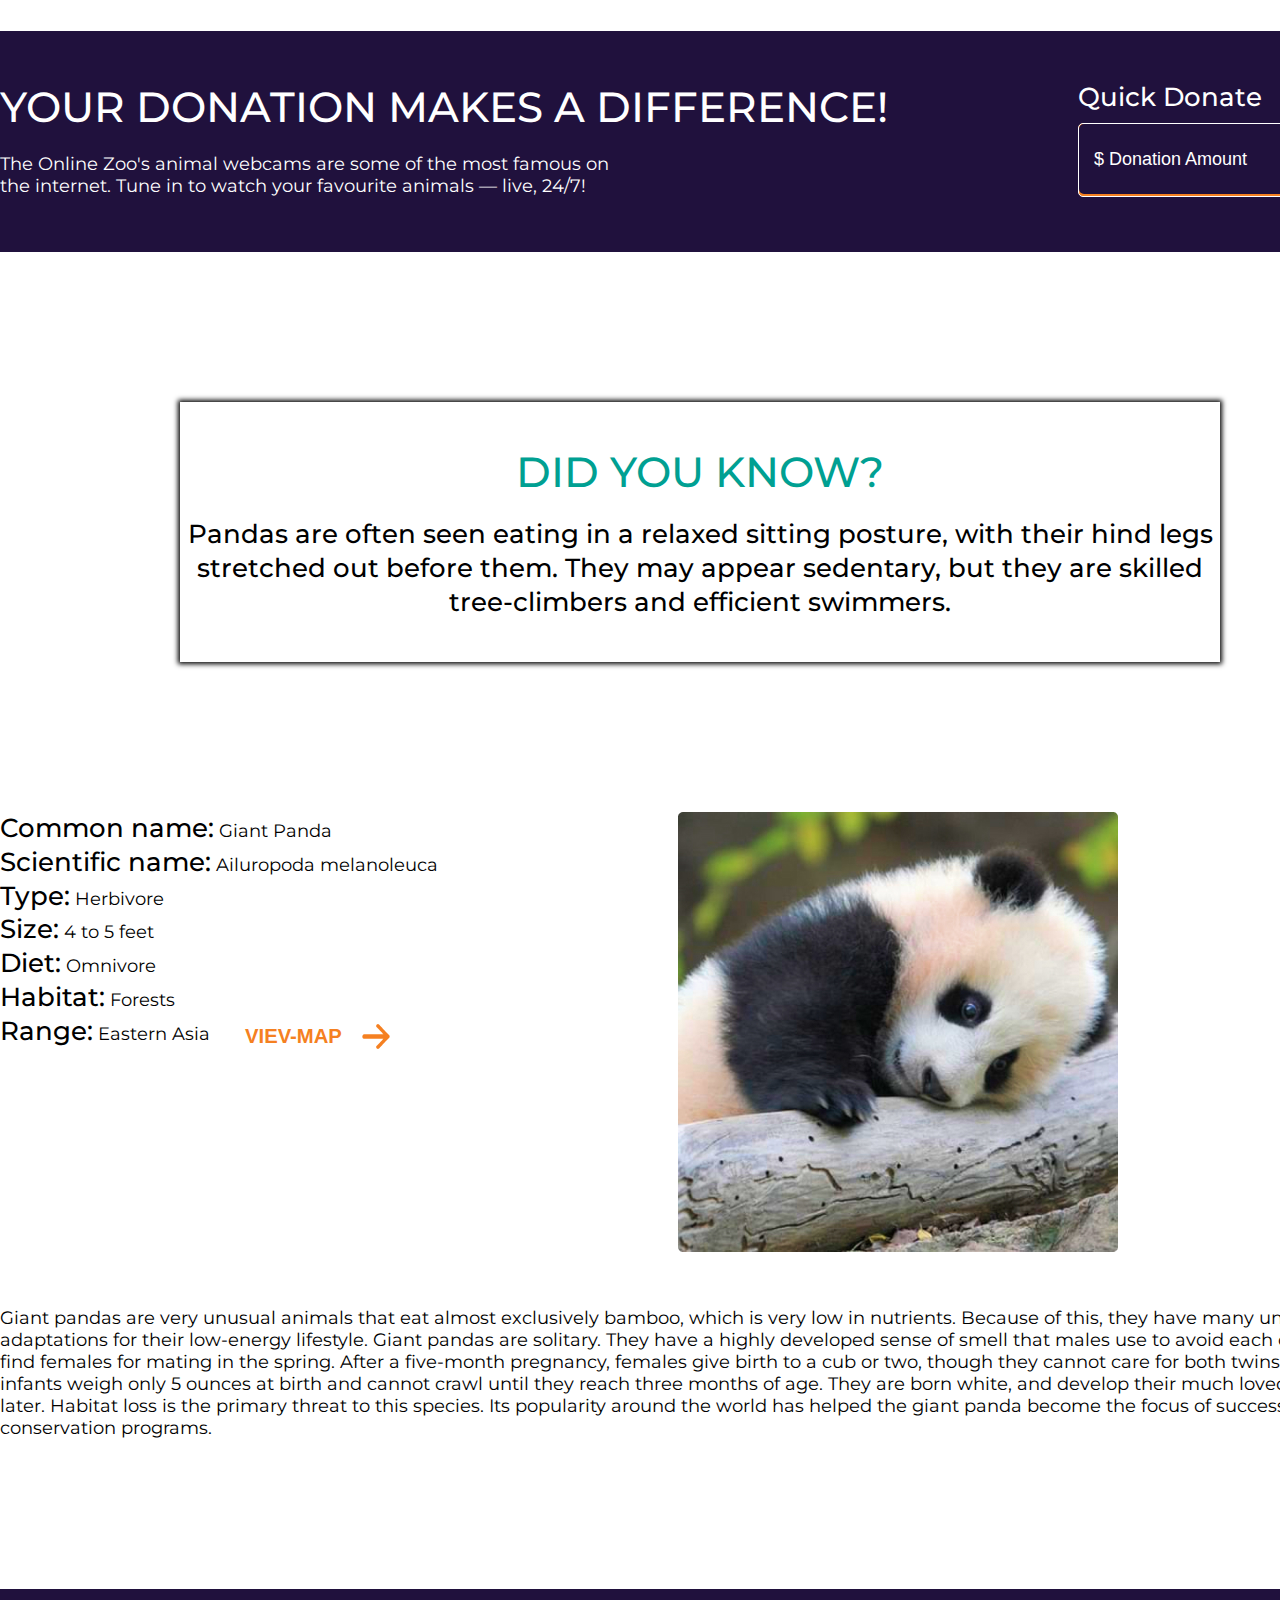
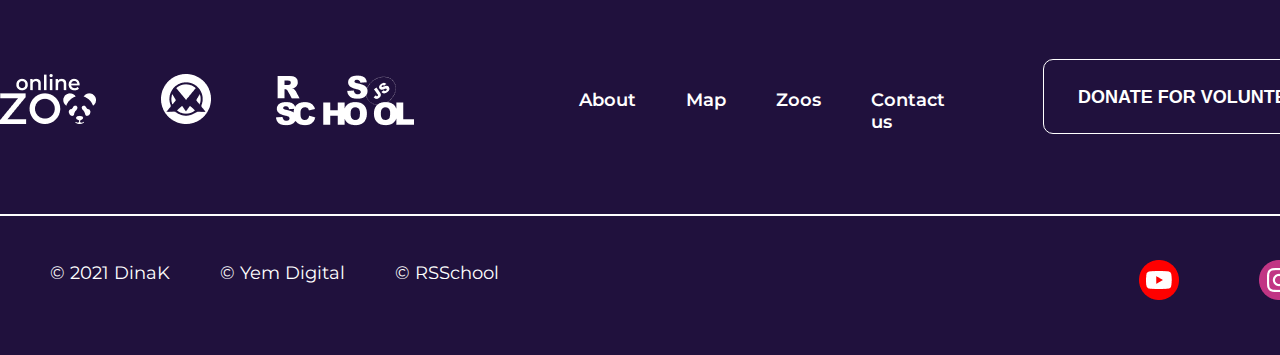
<file: Zoos/Panda/index.html>
<!DOCTYPE html>
<html lang="en">
<head>
    <meta charset="UTF-8">
    <meta http-equiv="X-UA-Compatible" content="IE=edge">
    <meta name="viewport" content="width=device-width, initial-scale=1.0">
    <title>Online-zoo</title>
    <title>Document</title>
    <link href="https://fonts.googleapis.com/css2?family=Montserrat&display=swap" rel="stylesheet">
    <link rel="stylesheet" href="css/style.css">
    <link rel="preconnect" href="https://fonts.gstatic.com">
    
</head>
<body>
    <div class="wrap-head">
        <header>
                <h1>Online Zoo</h1>
                <div class="wraper">
                    <div class="header">
                        <div class="header-logo">
                            <a href="../../index.html"><img src="../../img/icon/Logo.png" alt="logo"></a>
                        </div>
                        <nav>
                            <ul class="header-nav">
                                <li><a href="../../index.html">About</a></li>  
                                <li><a href="../../map/index.html">Map</a></li>  
                                <li class="activ"><a href="">Zoos</a></li>  
                                <li><a href="../../Contacts/index.html">Contact us</a></li>  
                                <li><a href="https://www.figma.com/file/lnK11foY8Aoa6oOlDXovVN/Online-ZOO-Project">Design</a></li> 
                            </ul>
                        </nav>
                        <div>
                            <ul class="header-social">
                                <li>
                                    <a href="https://www.youtube.com/"><img src="../../img/icon/YouTube.png" alt="YouTube"></a>
                                </li>
                                <li>
                                    <a href="https://www.instagram.com/"><img src="../../img/icon/Instagramm.png" alt="Instagramm"></a>
                                </li>
                                <li>
                                    <a href="https://www.facebook.com/"><img src="../../img/icon/Facebook.png" alt="Facebook"></a>
                                </li>
                            </ul>
                        </div>
                    </div>
                </div> 
            
        </header>
    </div>
    <div class="wrap-nav">
        <div class="nav2">
            <div class="nav-icon">
                <p>LIVE</p>
                <img src="../../img/icon/Vector4.png" alt="">
            </div>
            <img class="img-str" src="../../img/icon/Group 17.png" alt="">
            <hr>
			<a href="../../Zoos/Panda/index.html">
              <div class="icon-animal icon-panda">   
              </div>
			</a>
            <hr>
			<a href="../../Zoos/Eagle/index.html">
              <div class="icon-animal icon-eagle">
              </div>
			</a>
            <hr>
			<a href="../../Zoos/Gorilla/index.html">
              <div class="icon-animal icon-gorilla">  
              </div>
			</a>
            <hr>
			<a href="../../Zoos/Lemur/index.html">
              <div class="icon-animal icon-lemur">   
              </div>
			</a>
            <hr>
            <img class="group18" src="../../img/icon/Group 18.png" alt="">
        </div>
    </div>
    <div class="wraper">
        <div class="text-donate1">
            <p class="text-donate1-p">live panda cams</p>
            <button class="donate1">
                <p>donate now</p>
                <img src="../../img/icon/Union4.png" alt="">
            </button>
        </div>
       <iframe width="1400" height="787" src="https://www.youtube.com/embed/OObOQ2GElhA" title="YouTube video player" frameborder="0" allow="accelerometer; autoplay; clipboard-write; encrypted-media; gyroscope; picture-in-picture" allowfullscreen></iframe>
       <div class="slider">
           <p>more live views </p>
           <div class="slider-img">
               <button class="btn-slider btn-left"><img src="../../img/icon/UnionL.png" alt=""></button>
               <div class="slider-video">
                   <img src="../../img/icon/Panda additional cam card.jpg" alt="">
                   <img src="../../img/icon/Panda additional cam card (1).jpg" alt="">
                   <img src="../../img/icon/Panda additional cam card (2).jpg" alt="">
               </div>
               <button class="btn-slider btn-right"><img src="../../img/icon/UnionR.png" alt=""></button>
           </div>
       </div>
       
    </div>
    <section class="donate">
        <div class="wraper">
            <div class="container-donate">
                <div class="donate-text">
                    <h4>Your donation makes a difference!</h4>
                    <p>The Online Zoo's animal webcams are some 
                        of the most famous on the internet. Tune 
                        in to watch your favourite animals — live, 
                        24/7!</p>
                </div> 
                <div class="donate-block">
                     <p>Quick Donate</p>
					 <div class="btn-donate">
					   <input type="number" placeholder="$ Donation Amount" min="1" max="9999" maxlength="4">
                       <button><img src="../../img/icon/Union.png" alt="Donate"></button>
					 </div>
                </div>
            </div>
           
        </div>
    </section>
    <div class="wraper">
        <div class="now">
            <p>did you know?</p>
            <h4>Pandas are often seen eating in a relaxed sitting posture, with 
                their hind legs stretched out before them. They may appear sedentary, 
                but they are skilled tree-climbers and efficient swimmers.</h4>
        </div>
        <div class="info">
            <div class="info-text">
                <div>
                    <span class="span-info">Common name:</span>
                    <span>Giant Panda</span>
                </div>
                <div>
                    <span class="span-info">Scientific name:</span>
                    <span>Ailuropoda melanoleuca</span>
                </div>
                <div>
                    <span class="span-info">Type:</span>
                    <span>Herbivore</span>
                </div>
                <div>
                    <span class="span-info">Size:</span>
                    <span>4 to 5 feet</span>
                </div>
                <div>
                    <span class="span-info">Diet:</span>
                    <span>Omnivore</span>
                </div>
                <div>
                    <span class="span-info">Habitat:</span>
                    <span>Forests</span>
                </div>
                <div>
                    <span class="span-info">Range:</span>
                    <span>Eastern Asia</span>
                </div>
                <a href="../../map/index.html">
					<button class="viev-map">
						<p>viev-map</p>
						<img src="../../img/icon/LiveCam.png" alt="">
					</button>
				</a>
            </div>
            <div>
                <img src="../../img/image 163.jpg" alt="">
            </div>
        </div>
        <p>Giant pandas are very unusual animals that eat almost exclusively 
            bamboo, which is very low in nutrients. Because of this, they 
            have many unique adaptations for their low-energy lifestyle. Giant 
            pandas are solitary. They have a highly developed sense of smell 
            that males use to avoid each other and to find females for mating 
            in the spring. After a five-month pregnancy, females give birth to a
             cub or two, though they cannot care for both twins. The blind infants 
             weigh only 5 ounces at birth and cannot crawl until they reach three 
             months of age. They are born white, and develop their much loved 
             coloring later. Habitat loss is the primary threat to this species. 
             Its popularity around the world has helped the giant panda become the 
             focus of successful conservation programs.</p>
    </div>
<footer class="footer">
        <div class="wraper">
            <div class="footer-nav">
                <ul class="footer-logo">
                    <li><a href="/online-zoo/index.html"><img src="../../img/icon/Logo-footer.png" alt="Online-zoo"></a></li>
                    <li><a href="#" title="Yem Digital"><img src="../../img/icon/Yem Digital.png" alt="Yem Digital"></a></li>
                    <li><a href="#"title="Rolling Scopes School"><img src="../../img/icon/rs_school_js logo.png" alt="Rs school"></a></li>
                </ul>
                <nav>
                    <ul class="header-nav footer-nav">
                        <li><a href="../../index.html">About</a></li>  
                        <li><a href="../../map/index.html">Map</a></li>  
                        <li><a href="../../Zoos/Panda/index.html">Zoos</a></li>  
                        <li><a href="../../Contacts/index.html">Contact us</a></li>  
                    </ul>
                </nav>
                <button class="btn-choose btn-footer">
				  <div class="all-btn">
                    <p class="p-footer">donate for volunteers</p>
                    <img src="../../img/icon/Union.png" alt="">
				  </div>
                </button>
            </div>
            <hr class="footer-hr">
            <div class="footer-name-social">
                <div class="footer-name">
                    <p>© 2021 DinaK</p>
                    <p>© Yem Digital</p>
                    <p>© RSSchool</p>
                </div>
                <div>
                    <ul class="footer-social">
                        <li>
                            <a href="https://www.youtube.com/"><img src="../../img/icon/YouTube.png" alt="YouTube"></a>
                        </li>
                        <li>
                            <a href="https://www.instagram.com/"><img src="../../img/icon/Instagramm.png" alt="Instagramm"></a>
                        </li>
                        <li>
                            <a href="https://www.facebook.com/"><img src="../../img/icon/Facebook.png" alt="Facebook"></a>
                        </li>
                    </ul>
                </div>
            </div>
            
        </div>
    </footer>
   
  
</body>
</html>
</file>
<file: css/style.css>
* {
  outline: 0;
  padding: 0;
  margin: 0;
  border: 0;
}
body {
  padding: 0;
  margin: 0;
  font-family: "Montserrat", sans-serif;
  font-size: 18px;
}
h1 {
  opacity: 0;
  width: 1px;
  height: 1px;
}
header {
  background-size: 100%;
  background-color: #f58021;
  height: 110px;
}
.wrap-head {
  background-color: #f58021;
}
.main-page {
  background-image: url("../img/Background.png");
  background-repeat: no-repeat;
  background-position: 50% 50%;
  background-size: 90%;
  height: 900px;
  width: 1920px;
  margin: 0 auto;
}
.wraper {
  margin: 0 auto;
  width: 1400px;
}
a {
  text-decoration: none;
}
.header {
  display: flex;
  text-transform: uppercase;
}
.header-logo {
  margin-right: 446px;
  padding-top: 30px;
}
.header-nav,
.header-social {
  display: flex;
  list-style-type: none;
}
.header-nav {
  margin-top: 40px;
  padding: 0;
}

.header-social {
  margin-top: 35px;
  padding: 0;
}
.header-social a {
  padding-right: 30px;
}
.header-nav a {
  padding-right: 50px;
  font-size: 18px;
  color: #000000;
  font-weight: 600;
}
.activ a {
   color: #ffffff;
}
.block-text {
  margin-top: 130px;
}
.text-h3 {
  max-width: 890px;
  font-weight: 800;
  font-size: 82px;
  text-transform: uppercase;
  color: #00a092;
  padding-bottom: 50px;
  margin: 0;
}
.block-text p {
  max-width: 430px;
  line-height: 150%;
  color: #000000;
  padding-bottom: 50px;
}
.btn-cam {
  justify-content: center;
  align-items: center;
  width: 240px;
  height: 74px;
  background: #f58021;
  border-radius: 5px;
  font-weight: 600;
  font-size: 18px;
  line-height: 22px;
  color: #ffffff;
  border: none;
}
.btn-cam img {
  padding-left: 10px;
}
.btn-cam a {
  color: #ffffff;
}
.btn-cam:hover {
  background: #000000;
}	
.groop-11 {
  margin-top: 150px;
}
.text-h4 {
  font-weight: 600;
  font-size: 54px;
  line-height: 66px;
  text-transform: uppercase;
  color: #00a092;
  max-width: 520px;
  margin: 0;
  padding-top: 68px;
  padding-bottom: 50px;
}
.text-p {
  color: #000000;
  max-width: 560px;
  margin: 0;
}
.groop-11 img {
  float: right;
}

.groop-12 img {
  padding-top: 150px;
  padding-bottom: 150px;
}
.groop-12 div {
  float: right;
}

.groop-12 h4 {
  padding-top: 263px;
  padding-bottom: 50px;
  padding-left: -10px;
}
.donate {
  background-color: #20113d;
  height: 221px;
  color: #ffffff;
}
.container-donate {
  display: flex;
}
.donate-text h4 {
  font-weight: 500;
  font-size: 42px;
  text-transform: uppercase;
  margin-right: 190px;
  margin-top: 50px;
  margin-bottom: 20px;
}
.donate-text p {
  max-width: 610px;
}
.donate-block p {
  font-weight: 500;
  font-size: 26px;
  padding-bottom: 10px;
  margin: 0;
}
.btn-donate {
  display: flex;
  border: 1px solid #ffffff;
  box-sizing: border-box;
  border-radius: 5px;
  width: 320px;
  height: 74px;
  padding: 0;
  background: #f58021;
}

.btn-donate input {
  display: flex;
  flex-direction: row;
  justify-content: center;
  align-items: center;
  background: #20113d;
  border-radius: 5px;
  padding: 0;
  height: 70px;
  width: 292px;
  font-size: 18px;
  padding-left: 15px;
  padding-right: 47px;
  color: #ffffff;
}
.btn-donate input::-webkit-input-placeholder {color: #ffffff;}
.btn-donate input::-moz-placeholder {color: #ffffff;} 
.btn-donate input::-webkit-outer-spin-button,
.btn-donate input::-webkit-inner-spin-button {
  -webkit-appearance: none;
  margin: 0;
}
.btn-donate input[type=number] {
  -moz-appearance: textfield;
}
.btn-donate button {
	background-color: #f58021;
	width: 100px;
}
.btn-donate button:hover {
  background-color: #20113d;
  cursor: pointer;
}
.donate-block {
  margin-top: 50px;
}
.pets-text {
  text-align: center;
}
.pets-text h4 {
  font-weight: 600;
  font-size: 54px;
  text-transform: uppercase;
  color: #00a092;
  margin-bottom: 50px;
}
.pets-text p {
  margin: 0 auto;
  font-weight: 500;
  font-size: 26px;
  line-height: 130%;
  text-align: center;
  color: #000000;
  max-width: 920px;
}
.pets-text {
  margin-top: 135px;
  margin-bottom: 100px;
}
.btn-slider {
  text-align: center;
  margin-bottom: 50px;
  box-sizing: border-box;
}
.btn-left {
  margin-right: 55px;
  background-color: transparent;
  box-sizing: border-box;
}
.btn-right {
  background-color: transparent;
}
.btn-left:hover,
.btn-right:hover {
  -webkit-transform: scale(1.1);
  -moz-transform: scale(1.1);
  -o-transform: scale(1.1);
}

.animal-card {
  position: relative;
  width: 440px;
  height: 747px;
  background-color: #20113d;
  color: #ffffff;
  text-align: center;
  margin: 0 40px;
  justify-content: flex-end;
  -moz-transition: all 1s ease-out;
 -o-transition: all 1s ease-out;
 -webkit-transition: all 1s ease-out;
}
.animal-card:hover {
  -webkit-transform: scale(1.1);
  -moz-transform: scale(1.1);
  -o-transform: scale(1.1);
}
.btn-choose:hover {
  -webkit-transform: scale(1.1);
  -moz-transform: scale(1.1);
  -o-transform: scale(1.1);
}
.slider-img {
  display: flex;
  margin-left: 150px;
  margin-bottom: 40px;
}
.name {
  position: absolute;
  font-weight: 500;
  font-size: 26px;
  text-align: center;
  position: absolute;
  width: fit-content;
  background-color: #20113d;
  padding: 13px 20px;
}
.info-card h4 {
  font-weight: 500;
  font-size: 26px;
  color: #ffffff;
  padding-top: 30px;
  padding-bottom: 20px;
}
.p-info-card {
  font-weight: normal;
  font-size: 18px;
  line-height: 150%;
  padding-bottom: 30px;
  max-width: 380px;
  position: relative;
  left: 30px;
  min-height: 80px;
}
.info-card button {
  width: 240px;
  height: 73px;
  background-color: #20113d;
  display: flex;
  margin: 0 auto;
}
.info-card button p {
  text-align: left;
  text-transform: uppercase;
  color: #f58021;
  font-weight: 600;
  font-size: 18px;
  margin: 0 auto;
}
.info-card img {
  position: relative;
  right: 20px;
  bottom: 3px;
}
.slider {
  width: 1920px;
  margin: 0 auto;
}

.last::after {
  display: block;
  min-width: 600px;
  min-height: 755px;
  background-color: white;
  content: " 1";
  color: white;
  position: relative;
  left: 170px;
  bottom: 712px;
}
.btn-choose {
  border: 1px solid #20113d;
  border-radius: 10px;
  background: none;
  color: #20113d;
  width: 360px;
  height: 75px;
  margin: 0 auto;
}
.btn-choose p {
  width: 250px;
  margin: 0;
  font-size: 18px;
  text-transform: uppercase;
  padding-right: 30px;
}
.pay-and-feed {
  background-color: #20113d;
  color: #ffffff;
  margin-top: 205px;
  padding-bottom: 100px;
}
.pay-and-feed hr {
  border: none; 
  color: #ffffff;
  background-color:  #ffffff; 
  height: 2px;
  width: 1280px;
  position: relative;
  top: 15px;
  left:100px;
}
.pay-hr {
  display: flex;
  font-weight: 500;
  font-size: 26px;
  line-height: 130%;
  margin-bottom: 85px;
  margin-top: 100px;
}
.pay-text-p {
  font-size: 54px;
  text-transform: uppercase;
  line-height: 66px;
  font-weight: 600;
  padding-top: 100px;
}
.pay-content{
  display: flex;
}
.pay-content img {
  border-radius: 10px;
  padding-right: 160px;
}
.pay-text {
  margin-top: 30px;
}
.pay-text p {
  margin-top: 30px;
  margin-bottom: 50px;
  font-weight: 500;
  font-size: 26px;
  line-height: 130%;
  max-width: 500px;
}
.pay-text h4 {
  line-height: 150%;
  font-weight: normal;
  font-size: 18px;
}
.btn-pay-donate {
  background-color: #f58021;
  border: none;
  border-radius: 5px;
  color:#ffffff;
  font-weight: 600;
  font-size: 18px;
  line-height: 22px;
  text-transform: uppercase;
  width: 240px;
  height: 75px;
  margin-left: 720px;
  margin-top: 50px;
}
.btn-pay-donate:hover {
  -webkit-transform: scale(1.1);
  -moz-transform: scale(1.1);
  -o-transform: scale(1.1);
}
.btn-pay-donate p {
  padding-right: 15px;
}
.wrap-testimonias {
  background-color: #20113d;
}
.testimonials {
  background: url(../img/icon/background2.jpg);
  background-repeat: no-repeat;
  color: #ffffff;
  margin: 0 auto;
  width: 1920px;
  height: 1776px;
}

.testimonials-content {
  display: flex;
}
.testimonials-text p {
  font-weight: 600;
  font-size: 54px;
  line-height: 66px;
  text-transform: uppercase;
  max-width: 440px;
  margin-bottom: 50px;
  
}
.testimonials-h4 {
  font-weight: 500;
  font-size: 26px;
  line-height: 130%;
  width: 558px;
  margin-right: 40px;
}
.testimonials1 {
  display: flex;
  flex-direction: column;
}
.testimonials-slider {
  display: flex;
  flex-direction: row;
}
.slider-block {
  width: 515px;
  height: 460px;
  background-color: #ffffff;
  color: #000000;
  margin-right: 40px;
  margin-bottom: 30px;
  border-radius: 10px;
}
.wrap-slider-block {
  margin-left: 50px;
  margin-top: 40px;
  width: 415px;
}

.wrap-slider-block h4 {
  font-weight: normal;
  font-size: 18px;
  line-height: 150%;
  margin-bottom: 45px;
}
.name-f {
  font-style: normal;
  font-weight: 600;
  font-size: 18px;
  line-height: 22px;
  text-transform: uppercase;
  background-color: #ffffff;
}
.location {
  font-weight: 500;
  font-size: 26px;
  line-height: 130%;
  margin-top: 20px;
  margin-bottom: 20px;
  font-weight: normal;
}
.btn-testimonials {
  background-color: none;
}
.btn-left,
.btn-right {
  background-color: none;
}
.btn-feedback {
  border: 1px solid #ffffff;
  color: #ffffff;
  margin-top: 375px;
  margin-left: 0;
}
.favorites-text {
  text-align: center;
  margin-top: 155px;
}
.favorites-text p {
  font-weight: 600;
  font-size: 54px;
  line-height: 66px;
  text-align: center;
  text-transform: uppercase;
  color: #00a092;
  padding-bottom: 50px;
  max-width: 655px;
  margin: 0 auto;
}
.favorites-text h4 {
  font-size: 26px;
  line-height: 130%;
  color: #20113d;
  max-width: 540px;
  margin: 0 auto;
  padding-bottom: 100px;
}
.favorit-img-flex {
  display: flex;
  margin-bottom: 40px;
}
.favorit-img-flex img {
  padding-right: 40px;
}
.favorit-block {
  width: 440px;
  height: 660px;
  background-color: #20113d;
  border-radius: 10px;
  color: #ffffff;
  text-align: center;
  border-radius: 10px;
  margin-right: 40px;
  -moz-transition: all 1s ease-out;
 -o-transition: all 1s ease-out;
 -webkit-transition: all 1s ease-out;
}
.favorit-block:hover {
-webkit-transform: scale(1.1);
  -moz-transform: scale(1.1);
  -o-transform: scale(1.1);
}

.favorit-p {
  font-weight: normal;
  font-size: 18px;
  line-height: 150%;
  width: 390px;
  height: 81px;
  padding-top: 30px;
  padding-bottom: 80px;
  margin: 0 auto;
  text-align: center;
}
.favorit-black-text button {
  color:#f58021;
  background-color: #20113d;
  font-weight: 600;
  font-size: 18px;
  line-height: 22px;
  color: #F58021;
  text-transform: uppercase;
}
.favorit-black-text img {
  position: relative;
  bottom: 25px;
  left: 70px;
}
.btn-testimonias-favorit {
  margin-top: 100px;
  margin-bottom: 150px;
}
li {
  list-style-type: none;
}
.footer {
  background-color: #20113d;
  color: #ffffff;
  margin-top: 150px;
  padding-bottom: 50px;
}
.footer-logo {
  display: flex;
  margin-right: 100px;
}
.footer-nav {
  display: flex;
  margin-top: 100px;
}
.footer-logo li {
  margin-right: 65px;
  margin-top: 85px;
}
.footer-nav a {
  color: #ffffff;
}
.p-footer {
  color: #ffffff;
}
.btn-footer {
  margin-top: 70px;
  margin-left: 25px;
  border-color: #ffffff;
}
.footer-hr {
   border: none;
   color: #ffffff; 
    background-color: #ffffff; 
    height: 2px; 
    margin-top: 80px;
    margin-bottom: 44px;
}
.footer-name-social {
  display: flex;
}
.footer-name {
  display: flex;
  line-height: 150%;
  font-weight: normal;
}
.footer-name p {
  margin-left: 50px;
}
.footer-social {
  display: flex;
  margin-left: 600px;
  width: 200px;
}
.footer-social li {
  margin: 0 40px;
}

.header-nav li:hover {
  -webkit-transform: scale(1.1);
  -moz-transform: scale(1.1);
  -o-transform: scale(1.1);
}
.header-social li:hover,
.footer-social li:hover{
  -webkit-transform: scale(1.2);
  -moz-transform: scale(1.2);
  -o-transform: scale(1.2);
}
.all-btn {
  display: flex;
  justify-content: center;
  margin: 0 auto;
}
.a-slider {
	display: flex;
}
</file>
<file: Contacts/css/style.css>
* {
  outline: 0;
  padding: 0;
  margin: 0;
  border: 0;
}
body {
  padding: 0;
  margin: 0;
  font-family: "Montserrat", sans-serif;
  font-size: 18px;
}
h1 {
  opacity: 0;
  width: 1px;
  height: 1px;
}
header {
  background-size: 100%;
  background-color: #f58021;
  height: 110px;
}

.wrap-head {
  background-color: #f58021;
}
.wraper {
  margin: 0 auto;
  width: 1400px;
}
a {
  text-decoration: none;
}
.header {
  display: flex;
  text-transform: uppercase;
}
.header-logo {
  margin-right: 460px;
  padding-top: 30px;
}
.header-nav,
.header-social {
  display: flex;
  list-style-type: none;
}
.header-nav {
  margin-top: 40px;
  padding: 0;
}
.header-social {
  margin-top: 35px;
  padding: 0;
}
.header-social a {
  padding-right: 30px;
}
.header-nav a {
  padding-right: 50px;
  font-size: 18px;
  color: #000000;
  font-weight: 600;
}
li {
  list-style-type: none;
}

.footer {
  background-color: #20113d;
  color: #ffffff;
  margin-top: 150px;
  padding-bottom: 50px;
}
.footer-logo {
  display: flex;
  margin-right: 100px;
}
.footer-nav {
  display: flex;
  margin-top: 100px;
}
.footer-logo li {
  margin-right: 65px;
  margin-top: 85px;
}
.footer-nav a {
  color: #ffffff;
}
.p-footer {
  color: #ffffff;
}

.footer-hr {
  border: none;
  color: #ffffff;
  background-color: #ffffff;
  height: 2px;
  margin-top: 80px;
  margin-bottom: 44px;
}
.footer-name-social {
  display: flex;
}
.footer-name {
  display: flex;
  line-height: 150%;
  font-weight: normal;
}
.footer-name p {
  margin-left: 50px;
}
.footer-social {
  display: flex;
  margin-left: 600px;
  width: 200px;
}
.footer-social li {
  margin: 0 40px;
}
.map {
  margin-top: 40px;
  height: 900px;
  padding-bottom: 150px;
}
.map p {
  font-weight: 600;
  font-size: 54px;
  line-height: 66px;
  text-align: center;
  text-transform: uppercase;
  max-width: 600px;
  margin: 0 auto;
  padding-bottom: 40px;
}
.animal {
  position: relative;
  bottom: 55px;
  right: 75px;
}
.alligator {
  position: relative;
  bottom: 505px;
  left: 296px;
}
.lion {
  position: relative;
  bottom: 585px;
  left: 580px;
}
.gorilla {
  position: relative;
  bottom: 700px;
  left: 690px;
}
.lemur {
  position: relative;
  bottom: 680px;
  left: 800px;
}
.panda {
  position: relative;
  bottom: 1040px;
  left: 990px;
}
.tiger {
  position: relative;
  bottom: 1035px;
  left: 1020px;
}
.coala {
  position: relative;
  bottom: 1035px;
  left: 1135px;
}
.eagle {
  position: relative;
  bottom: 1385px;
  left: 170px;
}
.btn-footer {
  margin-top: 70px;
  margin-left: 25px;
  border: 1px solid #ffffff;
  border-radius: 10px;
  background-color: transparent;
  color: #ffffff;
  width: 360px;
  height: 75px;
  text-transform: uppercase;
  font-weight: 600;
  font-size: 18px;
  line-height: 22px;
}
.btn-footer img {
  padding-left: 15px;
}
.btn-footer:hover {
  -webkit-transform: scale(1.1);
  -moz-transform: scale(1.1);
  -o-transform: scale(1.1);
}

.header-nav li:hover {
  -webkit-transform: scale(1.1);
  -moz-transform: scale(1.1);
  -o-transform: scale(1.1);
}
.header-social li:hover,
.footer-social li:hover {
  -webkit-transform: scale(1.2);
  -moz-transform: scale(1.2);
  -o-transform: scale(1.2);
}
.activ a {
  color: #ffffff;
}
.content {
  display: flex;
  margin-top: 150px;
}
.content-text p {
  font-weight: 600;
  font-size: 54px;
  line-height: 66px;
  text-transform: uppercase;
  color: #00a092;
}
.content-text h4 {
  font-size: 18px;
  line-height: 150%;
  display: flex;
  align-items: center;
  color: #000000;
  max-width: 545px;
}
.form {
  display: flex;
  flex-direction: column;
  justify-content: center;
  margin-left: 175px;
}
.form .submit {
  background: #00a092;
  border-radius: 5px;
  width: 359px;
  height: 74px;
  text-transform: uppercase;
  color: #ffffff;
}
.form input {
  border: 1px solid #000000;
  box-sizing: border-box;
  border-radius: 5px;
  width: 680px;
  height: 60px;
  margin-bottom: 30px;
}
.star {
  color: #00a092;
}
.form-text {
  font-size: 18px;
  line-height: 150%;
  color: #000000;
}
input[type="text"]::-moz-placeholder {
  color: #969696;
  padding-left: 20px;
}
input[type="text"]::-webkit-input-placeholder {
  color: #969696;
  padding-left: 20px;
}
input[type="text"]:-ms-input-placeholder {
  color: #969696;
  padding-left: 20px;
}
input[type="text"]::-ms-input-placeholder {
  color: #969696;
  padding-left: 20px;
}
input[type="text"]::placeholder {
  color: #969696;
  padding-left: 20px;
}

.form .message {
  width: 680px;
  height: 200px;
}
.form .submit:hover {
  -webkit-transform: scale(1.1);
  -moz-transform: scale(1.1);
  -o-transform: scale(1.1);
}
input[type="value"] {
  text-transform: uppercase;
  color: #ffffff;
}
.all-btn {
  display: flex;
  justify-content: center;
  margin: 0 auto;
}
</file>
<file: map/css/style.css>
* {
  outline: 0;
  padding: 0;
  margin: 0;
  border: 0;
}
body {
  padding: 0;
  margin: 0;
  font-family: "Montserrat", sans-serif;
  font-size: 18px;
}
h1 {
  opacity: 0;
  width: 1px;
  height: 1px;
}
header {
  background-size: 100%;
  background-color: #f58021;
  height: 110px;
}

.wrap-head {
  background-color: #f58021;
}
.wraper {
  margin: 0 auto;
  width: 1400px;
}
a {
  text-decoration: none;
}
.header {
  display: flex;
  text-transform: uppercase;
}
.header-logo {
  margin-right: 460px;
  padding-top: 30px;
}
.header-nav,
.header-social {
  display: flex;
  list-style-type: none;
}
.header-nav {
  margin-top: 40px;
  padding: 0;
}
.header-social {
  margin-top: 35px;
  padding: 0;
}
.header-social a {
  padding-right: 30px;
}
.header-nav a {
  padding-right: 50px;
  font-size: 18px;
  color: #000000;
  font-weight: 600;
}
li {
  list-style-type: none;
}

.footer {
  background-color: #20113d;
  color: #ffffff;
  margin-top: 150px;
  padding-bottom: 50px;
}
.footer-logo {
  display: flex;
  margin-right: 100px;
}
.footer-nav {
  display: flex;
  margin-top: 100px;
}
.footer-logo li {
  margin-right: 65px;
  margin-top: 85px;
}
.footer-nav a {
  color: #ffffff;
}
.p-footer {
  color: #ffffff;
}
.footer-hr {
  border: none;
    color: #ffffff; 
    background-color: #ffffff; 
    height: 2px; 
    margin-top: 80px;
    margin-bottom: 44px;
}
.footer-name-social {
  display: flex;
}
.footer-name {
  display: flex;
  line-height: 150%;
  font-weight: normal;
}
.footer-name p {
  margin-left: 50px;
}
.footer-social {
  display: flex;
  margin-left: 600px;
  width: 200px;
}
.footer-social li {
  margin: 0 40px;
}
.map {
  margin-top: 40px;
  height: 900px;
  padding-bottom: 150px;
}
.map p {
  font-weight: 600;
  font-size: 54px;
  line-height: 66px;
  text-align: center;
  text-transform: uppercase;
  max-width: 600px;
  margin: 0 auto;
  padding-bottom: 40px;
}
.animal {
  position: relative;
  bottom: 55px;
  right: 75px;
}
.tag-animal {
  background-image: url("../../img/Tag.png");
  background-repeat: no-repeat;
  background-position: center;
  position: relative;
  width: 100px;
  height: 150px;
}
.tag-animal:hover {
  background-image: url("../../img/icon/Tag-activ.png"), url("../../img/icon/Tag-activ-1.png");
}
.center-img {
  position: absolute;
  top: 40%;
  left: 50%;
  transform: translate(-50%, -50%);
}
.alligator {
  bottom: 515px;
  left: 290px;
}
.lion {
  bottom: 620px;
  left: 580px;
}
.gorilla {
  bottom: 740px;
  left: 690px;
}
.lemur {
  bottom: 770px;
  left: 795px;
}
.panda {
  bottom: 1170px;
  left: 955px;
}
.tiger {
  bottom: 1150px;
  left: 1010px;
}
.coala {
  bottom: 1200px;
  left: 1120px;
}
.eagle {    
  bottom: 1565px;
  left: 165px;
}


.btn-footer {
  margin-top: 70px;
  margin-left: 25px;
  border: 1px solid #ffffff;
  border-radius: 10px;
  background-color: transparent;
  color: #ffffff;
  width: 360px;
  height: 75px;
  text-transform: uppercase;
  font-weight: 600;
  font-size: 18px;
  line-height: 22px;
}
.btn-footer img {
  padding-left: 15px;
}
.btn-footer:hover {
  -webkit-transform: scale(1.1);
  -moz-transform: scale(1.1);
  -o-transform: scale(1.1);
}

.header-nav li:hover {
  -webkit-transform: scale(1.1);
  -moz-transform: scale(1.1);
  -o-transform: scale(1.1);
}
.header-social li:hover,
.footer-social li:hover{
  -webkit-transform: scale(1.2);
  -moz-transform: scale(1.2);
  -o-transform: scale(1.2);
}
.activ a {
   color: #ffffff;
}
.all-btn {
  display: flex;
  justify-content: center;
  margin: 0 auto;
}
</file>
<file: Zoos/Eagle/css/style.css>
* {
  outline: 0;
  padding: 0;
  margin: 0;
  border: 0;
}
body {
  padding: 0;
  margin: 0;
  font-family: "Montserrat", sans-serif;
  font-size: 18px;
}
h1 {
  opacity: 0;
  width: 1px;
  height: 1px;
}
header {
  background-size: 100%;
  background-color: #f58021;
  height: 110px;
}

.wrap-head {
  background-color: #f58021;
}
.wraper {
  margin: 0 auto;
  width: 1400px;
}
a {
  text-decoration: none;
}
.header {
  display: flex;
  text-transform: uppercase;
}
.header-logo {
  margin-right: 460px;
  padding-top: 30px;
}
.header-nav,
.header-social {
  display: flex;
  list-style-type: none;
}
.header-nav {
  margin-top: 40px;
  padding: 0;
}
.header-social {
  margin-top: 35px;
  padding: 0;
}
.header-social a {
  padding-right: 30px;
}
.header-nav a {
  padding-right: 50px;
  font-size: 18px;
  color: #000000;
  font-weight: 600;
}
li {
  list-style-type: none;
}
.footer {
  background-color: #20113d;
  color: #ffffff;
  margin-top: 150px;
  padding-bottom: 50px;
}
.footer-logo {
  display: flex;
  margin-right: 100px;
}
.footer-nav {
  display: flex;
  margin-top: 100px;
}
.footer-logo li {
  margin-right: 65px;
  margin-top: 85px;
}
.footer-nav a {
  color: #ffffff;
}
.p-footer {
  color: #ffffff;
}

.footer-hr {
  border: none;
    color: #ffffff; 
    background-color: #ffffff; 
    height: 2px; 
    margin-top: 80px;
    margin-bottom: 44px;
}
.footer-name-social {
  display: flex;
}
.footer-name {
  display: flex;
  line-height: 150%;
  font-weight: normal;
}
.footer-name p {
  margin-left: 50px;
}
.footer-social {
  display: flex;
  margin-left: 600px;
  width: 200px;
}
.footer-social li {
  margin: 0 40px;
}
.wrap-nav {
  width: 1920px;
  margin: 0 auto;
}
.nav2 {
  position: absolute;
  background-color: #20113d;
  width: 220px;
  height: 900px;
}
.nav-icon {
  background-color: #f58021;
  width: 120px;
  height: 38px;
  color: #ffffff;
  border-radius: 2px;
  padding-left: 20px;
  padding-top: 20px;
}
.nav-icon img {
  position: relative;
  bottom: 20px;
  left: 60px;
}
.img-str {
  position: relative;
  left: 160px;
}
hr {
  border: none;
  color: #ffffff; 
  background-color: #ffffff; 
  height: 2px; 
}
.img-str {
  margin-bottom: 25px;
}
.icon-animal {
  margin: 15px 0 15px 50px;
  width: 140px;
  height: 140px;
  background-repeat: no-repeat;
  background-position: center;
  background-size: auto, contain;
}
.icon-panda {
  background-image:  url("../../../img/Panda.png"), url("../../../img/icon/Ellipse 10.png");
}
.icon-panda:hover {
  background-image: url("../../../img/Panda.png"), url("../../../img/icon/Ellipse 7.png"), url("../../../img/icon/Ellipse 8.png");  
  background-size: auto;
  cursor: pointer;
}
.icon-eagle {
  background-image:  url("../../../img/Eagle.png"), url("../../../img/icon/Ellipse 10.png");
}
.icon-eagle:hover {
  background-image: url("../../../img/Eagle.png"), url("../../../img/icon/Ellipse 7.png"), url("../../../img/icon/Ellipse 8.png");  
  background-size: auto;
  cursor: pointer;
}
.icon-gorilla {
  background-image:  url("../../../img/Gorilla.png"), url("../../../img/icon/Ellipse 10.png");
}
.icon-gorilla:hover {
  background-image: url("../../../img/Gorilla.png"), url("../../../img/icon/Ellipse 7.png"), url("../../../img/icon/Ellipse 8.png");  
  background-size: auto;
  cursor: pointer;
}
.icon-lemur {
  background-image:  url("../../../img/Lemur (1).png"), url("../../../img/icon/Ellipse 10.png");
}
.icon-lemur:hover {
  background-image: url("../../../img/Lemur (1).png"), url("../../../img/icon/Ellipse 7.png"), url("../../../img/icon/Ellipse 8.png");  
  background-size: auto;
  cursor: pointer;
}

.animal {
  position: relative;
  bottom: 85px;
  left: 25px;
}
.group18 {
  margin-top: 50px;
  margin-left: 100px;
}
.text-donate1 {
  margin-top: 54px;
  margin-bottom: 50px;
  display: flex;
  justify-content: center;
}
.text-donate1-p {
  font-weight: 600;
 font-size: 54px;
 line-height: 66px;
 text-transform: uppercase;
 color: #00A092;
 text-align: center;
}
.donate1 {
  justify-content: center;
  align-items: center;
  padding: 26px 45px;
  background: #F58021;
  border-radius: 5px;
  color: #ffffff;
  display: flex;
  margin-left: 200px;
}
.donate1:hover {
-webkit-transform: scale(1.1);
  -moz-transform: scale(1.1);
  -o-transform: scale(1.1);
  cursor: pointer;
}
.donate1 p {
  padding-right: 20px;
  text-transform: uppercase;
  font-size: 18px;
  line-height: 22px;
}
.slider {
  margin-top: 100px;
  color: #000000;
  font-weight: 500;
font-size: 42px;
line-height: 51px;
text-transform: uppercase;
text-align: center;
}
.slider-img {
  display: flex;
  justify-content: center;
  margin-top: 30px;
}
.btn-slider {
  width: 80px;
  height: 74px;
  background-color: #ffffff;
  margin-top: 65px;
}
.donate {
  background-color: #20113d;
  height: 221px;
  color: #ffffff;
  margin-top: 150px;
  margin-bottom: 150px;
}
.container-donate {
  display: flex;
}
.donate-text h4 {
  font-weight: 500;
  font-size: 42px;
  text-transform: uppercase;
  margin-right: 190px;
  margin-top: 50px;
  margin-bottom: 20px;
}
.donate-text p {
  max-width: 610px;
}
.donate-block p {
  font-weight: 500;
  font-size: 26px;
  padding-bottom: 10px;
  margin: 0;
}
.btn-donate {
  display: flex;
  border: 1px solid #ffffff;
  box-sizing: border-box;
  border-radius: 5px;
  width: 320px;
  height: 74px;
  padding: 0;
}

.btn-donate button {
  display: flex;
  flex-direction: row;
  justify-content: center;
  align-items: center;
  background: #f58021;
  border-radius: 5px;
  padding: 0;
  height: 70px;
  width: 74px;
}
.btn-donate p {
  font-size: 18px;
  padding-left: 15px;
  padding-right: 47px;
  padding-top: 20px;
}
.donate-block {
  margin-top: 50px;
}
.now {
  text-align: center;
  width: 1040px;
  min-height: 260px;
  box-shadow:  0 0 5px 2px;
  margin: 0 auto;
}
.now p {
  font-weight: 500;
  font-size: 42px;
  line-height: 51px;
  text-align: center;
  text-transform: uppercase;
  color: #00A092;
  padding-top: 45px;
  padding-bottom: 20px;
}
.now h4 {
  font-weight: 500;
font-size: 26px;
line-height: 130%;
text-align: center;
color: #000000;
}
.info {
  display: flex;
  margin-top: 150px;
  margin-bottom: 50px;
}
.info-text {
  margin-right: 240px;
}
.viev-map {
  display: flex;
  font-weight: 600;
  font-size: 20.273px;
  line-height: 25px;
  text-transform: uppercase;
  color: #F58021;
  background-color: #ffffff;
  position: relative;
  bottom: 25px;
  left: 245px;
}
.info-text .span-info {
  font-weight: 500;
font-size: 26px;
line-height: 130%;
}
.info-text span {
  font-size: 18px;
line-height: 150%;
color: #000000;
}
.viev-map p {
  padding-right: 20px;
}
.btn-footer {
  margin-top: 70px;
  margin-left: 25px;
  border: 1px solid #ffffff;
  border-radius: 10px;
  background-color: transparent;
  color: #ffffff;
  width: 360px;
  height: 75px;
  text-transform: uppercase;
  font-weight: 600;
  font-size: 18px;
  line-height: 22px;
}
.btn-footer img {
  padding-left: 15px;
}
.btn-footer:hover {
  -webkit-transform: scale(1.1);
  -moz-transform: scale(1.1);
  -o-transform: scale(1.1);
}

.header-nav li:hover {
  -webkit-transform: scale(1.1);
  -moz-transform: scale(1.1);
  -o-transform: scale(1.1);
}

.header-social li:hover,
.footer-social li:hover {
  -webkit-transform: scale(1.2);
  -moz-transform: scale(1.2);
  -o-transform: scale(1.2);
}
.activ a {
   color: #ffffff;
}
.btn-slider img:hover {
  -webkit-transform: scale(1.3);
  -moz-transform: scale(1.3);
  -o-transform: scale(1.3);
  cursor: pointer;
}
.btn-donate {
  display: flex;
  border: 1px solid #ffffff;
  box-sizing: border-box;
  border-radius: 5px;
  width: 320px;
  height: 74px;
  padding: 0;
  background: #f58021;
}

.btn-donate input {
  display: flex;
  flex-direction: row;
  justify-content: center;
  align-items: center;
  background: #20113d;
  border-radius: 5px;
  padding: 0;
  height: 70px;
  width: 292px;
  font-size: 18px;
  padding-left: 15px;
  padding-right: 47px;
  color: #ffffff;
}
.btn-donate input::-webkit-input-placeholder {color: #ffffff;}
.btn-donate input::-moz-placeholder {color: #ffffff;} 
.btn-donate input::-webkit-outer-spin-button,
.btn-donate input::-webkit-inner-spin-button {
  -webkit-appearance: none;
  margin: 0;
}
.btn-donate input[type=number] {
  -moz-appearance: textfield;
}
.btn-donate button {
	background-color: #f58021;
	width: 100px;
}
.btn-donate button:hover {
  background-color: #20113d;
  cursor: pointer;
}
.viev-map:hover {
  -webkit-transform: scale(1.3);
  -moz-transform: scale(1.3);
  -o-transform: scale(1.3);
  cursor: pointer;
}
.icon-animal-activ {
  margin-top: 25px;
  margin-left: 50px;
  width: 104px;
  height: 104px;
  position: absolute;
}
.all-btn {
  display: flex;
  justify-content: center;
  margin: 0 auto;
}
</file>
<file: Zoos/Gorilla/css/style.css>
* {
  outline: 0;
  padding: 0;
  margin: 0;
  border: 0;
}
body {
  padding: 0;
  margin: 0;
  font-family: "Montserrat", sans-serif;
  font-size: 18px;
}
h1 {
  opacity: 0;
  width: 1px;
  height: 1px;
}
header {
  background-size: 100%;
  background-color: #f58021;
  height: 110px;
}

.wrap-head {
  background-color: #f58021;
}
.wraper {
  margin: 0 auto;
  width: 1400px;
}
a {
  text-decoration: none;
}
.header {
  display: flex;
  text-transform: uppercase;
}
.header-logo {
  margin-right: 460px;
  padding-top: 30px;
}
.header-nav,
.header-social {
  display: flex;
  list-style-type: none;
}
.header-nav {
  margin-top: 40px;
  padding: 0;
}
.header-social {
  margin-top: 35px;
  padding: 0;
}
.header-social a {
  padding-right: 30px;
}
.header-nav a {
  padding-right: 50px;
  font-size: 18px;
  color: #000000;
  font-weight: 600;
}
li {
  list-style-type: none;
}
.footer {
  background-color: #20113d;
  color: #ffffff;
  margin-top: 150px;
  padding-bottom: 50px;
}
.footer-logo {
  display: flex;
  margin-right: 100px;
}
.footer-nav {
  display: flex;
  margin-top: 100px;
}
.footer-logo li {
  margin-right: 65px;
  margin-top: 85px;
}
.footer-nav a {
  color: #ffffff;
}
.p-footer {
  color: #ffffff;
}

.footer-hr {
  border: none;
    color: #ffffff; 
    background-color: #ffffff; 
    height: 2px; 
    margin-top: 80px;
    margin-bottom: 44px;
}
.footer-name-social {
  display: flex;
}
.footer-name {
  display: flex;
  line-height: 150%;
  font-weight: normal;
}
.footer-name p {
  margin-left: 50px;
}
.footer-social {
  display: flex;
  margin-left: 600px;
  width: 200px;
}
.footer-social li {
  margin: 0 40px;
}
.wrap-nav {
  width: 1920px;
  margin: 0 auto;
}
.nav2 {
  position: absolute;
  background-color: #20113d;
  width: 220px;
  height: 900px;
}
.nav-icon {
  background-color: #f58021;
  width: 120px;
  height: 38px;
  color: #ffffff;
  border-radius: 2px;
  padding-left: 20px;
  padding-top: 20px;
}
.nav-icon img {
  position: relative;
  bottom: 20px;
  left: 60px;
}
.img-str {
  position: relative;
  left: 160px;
}
hr {
  border: none;
  color: #ffffff; 
  background-color: #ffffff; 
  height: 2px; 
}
.img-str {
  margin-bottom: 25px;
}
.icon-animal {
  margin: 15px 0 15px 50px;
  width: 140px;
  height: 140px;
  background-repeat: no-repeat;
  background-position: center;
  background-size: auto, contain;
}
.icon-panda {
  background-image:  url("../../../img/Panda.png"), url("../../../img/icon/Ellipse 10.png");
}
.icon-panda:hover {
  background-image: url("../../../img/Panda.png"), url("../../../img/icon/Ellipse 7.png"), url("../../../img/icon/Ellipse 8.png");  
  background-size: auto;
  cursor: pointer;
}
.icon-eagle {
  background-image:  url("../../../img/Eagle.png"), url("../../../img/icon/Ellipse 10.png");
}
.icon-eagle:hover {
  background-image: url("../../../img/Eagle.png"), url("../../../img/icon/Ellipse 7.png"), url("../../../img/icon/Ellipse 8.png");  
  background-size: auto;
  cursor: pointer;
}
.icon-gorilla {
  background-image:  url("../../../img/Gorilla.png"), url("../../../img/icon/Ellipse 10.png");
}
.icon-gorilla:hover {
  background-image: url("../../../img/Gorilla.png"), url("../../../img/icon/Ellipse 7.png"), url("../../../img/icon/Ellipse 8.png");  
  background-size: auto;
  cursor: pointer;
}
.icon-lemur {
  background-image:  url("../../../img/Lemur (1).png"), url("../../../img/icon/Ellipse 10.png");
}
.icon-lemur:hover {
  background-image: url("../../../img/Lemur (1).png"), url("../../../img/icon/Ellipse 7.png"), url("../../../img/icon/Ellipse 8.png");  
  background-size: auto;
  cursor: pointer;
}

.animal {
  position: relative;
  bottom: 85px;
  left: 25px;
}
.group18 {
  margin-top: 50px;
  margin-left: 100px;
}
.text-donate1 {
  margin-top: 54px;
  margin-bottom: 50px;
  display: flex;
  justify-content: center;
}
.text-donate1-p {
  font-weight: 600;
 font-size: 54px;
 line-height: 66px;
 text-transform: uppercase;
 color: #00A092;
 text-align: center;
}
.donate1 {
  justify-content: center;
  align-items: center;
  padding: 26px 45px;
  background: #F58021;
  border-radius: 5px;
  color: #ffffff;
  display: flex;
  margin-left: 200px;
}
.donate1:hover {
-webkit-transform: scale(1.1);
  -moz-transform: scale(1.1);
  -o-transform: scale(1.1);
  cursor: pointer;
}
.donate1 p {
  padding-right: 20px;
  text-transform: uppercase;
  font-size: 18px;
  line-height: 22px;
}
.slider {
  margin-top: 100px;
  color: #000000;
  font-weight: 500;
font-size: 42px;
line-height: 51px;
text-transform: uppercase;
text-align: center;
}
.slider-img {
  display: flex;
  justify-content: center;
  margin-top: 30px;
}
.btn-slider {
  width: 80px;
  height: 74px;
  background-color: #ffffff;
  margin-top: 65px;
}
.donate {
  background-color: #20113d;
  height: 221px;
  color: #ffffff;
  margin-top: 150px;
  margin-bottom: 150px;
}
.container-donate {
  display: flex;
}
.donate-text h4 {
  font-weight: 500;
  font-size: 42px;
  text-transform: uppercase;
  margin-right: 190px;
  margin-top: 50px;
  margin-bottom: 20px;
}
.donate-text p {
  max-width: 610px;
}
.donate-block p {
  font-weight: 500;
  font-size: 26px;
  padding-bottom: 10px;
  margin: 0;
}
.btn-donate {
  display: flex;
  border: 1px solid #ffffff;
  box-sizing: border-box;
  border-radius: 5px;
  width: 320px;
  height: 74px;
  padding: 0;
}

.btn-donate button {
  display: flex;
  flex-direction: row;
  justify-content: center;
  align-items: center;
  background: #f58021;
  border-radius: 5px;
  padding: 0;
  height: 70px;
  width: 74px;
}
.btn-donate p {
  font-size: 18px;
  padding-left: 15px;
  padding-right: 47px;
  padding-top: 20px;
}
.donate-block {
  margin-top: 50px;
}
.now {
  text-align: center;
  width: 1040px;
  height: 260px;
  box-shadow:  0 0 5px 2px;
  margin: 0 auto;
}
.now p {
  font-weight: 500;
  font-size: 42px;
  line-height: 51px;
  text-align: center;
  text-transform: uppercase;
  color: #00A092;
  padding-top: 45px;
  padding-bottom: 20px;
}
.now h4 {
  font-weight: 500;
font-size: 26px;
line-height: 130%;
text-align: center;
color: #000000;
}
.info {
  display: flex;
  margin-top: 150px;
  margin-bottom: 50px;
}
.info-text {
  margin-right: 240px;
}
.viev-map {
  display: flex;
  font-weight: 600;
  font-size: 20.273px;
  line-height: 25px;
  text-transform: uppercase;
  color: #F58021;
  background-color: #ffffff;
  position: relative;
  bottom: 25px;
  left: 245px;
}
.info-text .span-info {
  font-weight: 500;
font-size: 26px;
line-height: 130%;
}
.info-text span {
  font-size: 18px;
line-height: 150%;
color: #000000;
}
.viev-map p {
  padding-right: 20px;
}
.btn-footer {
  margin-top: 70px;
  margin-left: 25px;
  border: 1px solid #ffffff;
  border-radius: 10px;
  background-color: transparent;
  color: #ffffff;
  width: 360px;
  height: 75px;
  text-transform: uppercase;
  font-weight: 600;
  font-size: 18px;
  line-height: 22px;
}
.btn-footer img {
  padding-left: 15px;
}
.btn-footer:hover {
  -webkit-transform: scale(1.1);
  -moz-transform: scale(1.1);
  -o-transform: scale(1.1);
}

.header-nav li:hover {
  -webkit-transform: scale(1.1);
  -moz-transform: scale(1.1);
  -o-transform: scale(1.1);
}

.header-social li:hover,
.footer-social li:hover {
  -webkit-transform: scale(1.2);
  -moz-transform: scale(1.2);
  -o-transform: scale(1.2);
}
.activ a {
   color: #ffffff;
}
.btn-slider img:hover {
  -webkit-transform: scale(1.3);
  -moz-transform: scale(1.3);
  -o-transform: scale(1.3);
  cursor: pointer;
}
.btn-donate {
  display: flex;
  border: 1px solid #ffffff;
  box-sizing: border-box;
  border-radius: 5px;
  width: 320px;
  height: 74px;
  padding: 0;
  background: #f58021;
}

.btn-donate input {
  display: flex;
  flex-direction: row;
  justify-content: center;
  align-items: center;
  background: #20113d;
  border-radius: 5px;
  padding: 0;
  height: 70px;
  width: 292px;
  font-size: 18px;
  padding-left: 15px;
  padding-right: 47px;
  color: #ffffff;
}
.btn-donate input::-webkit-input-placeholder {color: #ffffff;}
.btn-donate input::-moz-placeholder {color: #ffffff;} 
.btn-donate input::-webkit-outer-spin-button,
.btn-donate input::-webkit-inner-spin-button {
  -webkit-appearance: none;
  margin: 0;
}
.btn-donate input[type=number] {
  -moz-appearance: textfield;
}
.btn-donate button {
	background-color: #f58021;
	width: 100px;
}
.btn-donate button:hover {
  background-color: #20113d;
  cursor: pointer;
}
.viev-map:hover {
  -webkit-transform: scale(1.3);
  -moz-transform: scale(1.3);
  -o-transform: scale(1.3);
  cursor: pointer;
}
.icon-animal-activ {
  margin-top: 25px;
  margin-left: 50px;
  width: 104px;
  height: 104px;
  position: absolute;
}
.all-btn {
  display: flex;
  justify-content: center;
  margin: 0 auto;
}
</file>
<file: Zoos/Lemur/css/style.css>
* {
  outline: 0;
  padding: 0;
  margin: 0;
  border: 0;
}
body {
  padding: 0;
  margin: 0;
  font-family: "Montserrat", sans-serif;
  font-size: 18px;
}
h1 {
  opacity: 0;
  width: 1px;
  height: 1px;
}
header {
  background-size: 100%;
  background-color: #f58021;
  height: 110px;
}

.wrap-head {
  background-color: #f58021;
}
.wraper {
  margin: 0 auto;
  width: 1400px;
}
a {
  text-decoration: none;
}
.header {
  display: flex;
  text-transform: uppercase;
}
.header-logo {
  margin-right: 460px;
  padding-top: 30px;
}
.header-nav,
.header-social {
  display: flex;
  list-style-type: none;
}
.header-nav {
  margin-top: 40px;
  padding: 0;
}
.header-social {
  margin-top: 35px;
  padding: 0;
}
.header-social a {
  padding-right: 30px;
}
.header-nav a {
  padding-right: 50px;
  font-size: 18px;
  color: #000000;
  font-weight: 600;
}
li {
  list-style-type: none;
}
.footer {
  background-color: #20113d;
  color: #ffffff;
  margin-top: 150px;
  padding-bottom: 50px;
}
.footer-logo {
  display: flex;
  margin-right: 100px;
}
.footer-nav {
  display: flex;
  margin-top: 100px;
}
.footer-logo li {
  margin-right: 65px;
  margin-top: 85px;
}
.footer-nav a {
  color: #ffffff;
}
.p-footer {
  color: #ffffff;
}

.footer-hr {
  border: none;
    color: #ffffff; 
    background-color: #ffffff; 
    height: 2px; 
    margin-top: 80px;
    margin-bottom: 44px;
}
.footer-name-social {
  display: flex;
}
.footer-name {
  display: flex;
  line-height: 150%;
  font-weight: normal;
}
.footer-name p {
  margin-left: 50px;
}
.footer-social {
  display: flex;
  margin-left: 600px;
  width: 200px;
}
.footer-social li {
  margin: 0 40px;
}
.wrap-nav {
  width: 1920px;
  margin: 0 auto;
}
.nav2 {
  position: absolute;
  background-color: #20113d;
  width: 220px;
  height: 900px;
}
.nav-icon {
  background-color: #f58021;
  width: 120px;
  height: 38px;
  color: #ffffff;
  border-radius: 2px;
  padding-left: 20px;
  padding-top: 20px;
}
.nav-icon img {
  position: relative;
  bottom: 20px;
  left: 60px;
}
.img-str {
  position: relative;
  left: 160px;
}
hr {
  border: none;
  color: #ffffff; 
  background-color: #ffffff; 
  height: 2px; 
}
.img-str {
  margin-bottom: 25px;
}
.icon-animal {
  margin: 15px 0 15px 50px;
  width: 140px;
  height: 140px;
  background-repeat: no-repeat;
  background-position: center;
  background-size: auto, contain;
}
.icon-panda {
  background-image:  url("../../../img/Panda.png"), url("../../../img/icon/Ellipse 10.png");
}
.icon-panda:hover {
  background-image: url("../../../img/Panda.png"), url("../../../img/icon/Ellipse 7.png"), url("../../../img/icon/Ellipse 8.png");  
  background-size: auto;
  cursor: pointer;
}
.icon-eagle {
  background-image:  url("../../../img/Eagle.png"), url("../../../img/icon/Ellipse 10.png");
}
.icon-eagle:hover {
  background-image: url("../../../img/Eagle.png"), url("../../../img/icon/Ellipse 7.png"), url("../../../img/icon/Ellipse 8.png");  
  background-size: auto;
  cursor: pointer;
}
.icon-gorilla {
  background-image:  url("../../../img/Gorilla.png"), url("../../../img/icon/Ellipse 10.png");
}
.icon-gorilla:hover {
  background-image: url("../../../img/Gorilla.png"), url("../../../img/icon/Ellipse 7.png"), url("../../../img/icon/Ellipse 8.png");  
  background-size: auto;
  cursor: pointer;
}
.icon-lemur {
  background-image:  url("../../../img/Lemur (1).png"), url("../../../img/icon/Ellipse 10.png");
}
.icon-lemur:hover {
  background-image: url("../../../img/Lemur (1).png"), url("../../../img/icon/Ellipse 7.png"), url("../../../img/icon/Ellipse 8.png");  
  background-size: auto;
  cursor: pointer;
}

.animal {
  position: relative;
  bottom: 85px;
  left: 25px;
}
.group18 {
  margin-top: 50px;
  margin-left: 100px;
}
.text-donate1 {
  margin-top: 54px;
  margin-bottom: 50px;
  display: flex;
  justify-content: center;
}
.text-donate1-p {
  font-weight: 600;
 font-size: 54px;
 line-height: 66px;
 text-transform: uppercase;
 color: #00A092;
 text-align: center;
}
.donate1 {
  justify-content: center;
  align-items: center;
  padding: 26px 45px;
  background: #F58021;
  border-radius: 5px;
  color: #ffffff;
  display: flex;
  margin-left: 200px;
}
.donate1:hover {
-webkit-transform: scale(1.1);
  -moz-transform: scale(1.1);
  -o-transform: scale(1.1);
  cursor: pointer;
}
.donate1 p {
  padding-right: 20px;
  text-transform: uppercase;
  font-size: 18px;
  line-height: 22px;
}
.slider {
  margin-top: 100px;
  color: #000000;
  font-weight: 500;
font-size: 42px;
line-height: 51px;
text-transform: uppercase;
text-align: center;
}
.slider-img {
  display: flex;
  justify-content: center;
  margin-top: 30px;
}
.btn-slider {
  width: 80px;
  height: 74px;
  background-color: #ffffff;
  margin-top: 65px;
}
.donate {
  background-color: #20113d;
  height: 221px;
  color: #ffffff;
  margin-top: 150px;
  margin-bottom: 150px;
}
.container-donate {
  display: flex;
}
.donate-text h4 {
  font-weight: 500;
  font-size: 42px;
  text-transform: uppercase;
  margin-right: 190px;
  margin-top: 50px;
  margin-bottom: 20px;
}
.donate-text p {
  max-width: 610px;
}
.donate-block p {
  font-weight: 500;
  font-size: 26px;
  padding-bottom: 10px;
  margin: 0;
}
.btn-donate {
  display: flex;
  border: 1px solid #ffffff;
  box-sizing: border-box;
  border-radius: 5px;
  width: 320px;
  height: 74px;
  padding: 0;
}

.btn-donate button {
  display: flex;
  flex-direction: row;
  justify-content: center;
  align-items: center;
  background: #f58021;
  border-radius: 5px;
  padding: 0;
  height: 70px;
  width: 74px;
}
.btn-donate p {
  font-size: 18px;
  padding-left: 15px;
  padding-right: 47px;
  padding-top: 20px;
}
.donate-block {
  margin-top: 50px;
}
.now {
  text-align: center;
  width: 1040px;
  height: 260px;
  box-shadow:  0 0 5px 2px;
  margin: 0 auto;
}
.now p {
  font-weight: 500;
  font-size: 42px;
  line-height: 51px;
  text-align: center;
  text-transform: uppercase;
  color: #00A092;
  padding-top: 45px;
  padding-bottom: 20px;
}
.now h4 {
  font-weight: 500;
font-size: 26px;
line-height: 130%;
text-align: center;
color: #000000;
}
.info {
  display: flex;
  margin-top: 150px;
  margin-bottom: 50px;
}
.info-text {
  margin-right: 240px;
}
.viev-map {
  display: flex;
  font-weight: 600;
  font-size: 20.273px;
  line-height: 25px;
  text-transform: uppercase;
  color: #F58021;
  background-color: #ffffff;
  position: relative;
  bottom: 25px;
  left: 245px;
}
.info-text .span-info {
  font-weight: 500;
font-size: 26px;
line-height: 130%;
}
.info-text span {
  font-size: 18px;
line-height: 150%;
color: #000000;
}
.viev-map p {
  padding-right: 20px;
}
.btn-footer {
  margin-top: 70px;
  margin-left: 25px;
  border: 1px solid #ffffff;
  border-radius: 10px;
  background-color: transparent;
  color: #ffffff;
  width: 360px;
  height: 75px;
  text-transform: uppercase;
  font-weight: 600;
  font-size: 18px;
  line-height: 22px;
}
.btn-footer img {
  padding-left: 15px;
}
.btn-footer:hover {
  -webkit-transform: scale(1.1);
  -moz-transform: scale(1.1);
  -o-transform: scale(1.1);
}

.header-nav li:hover {
  -webkit-transform: scale(1.1);
  -moz-transform: scale(1.1);
  -o-transform: scale(1.1);
}

.header-social li:hover,
.footer-social li:hover {
  -webkit-transform: scale(1.2);
  -moz-transform: scale(1.2);
  -o-transform: scale(1.2);
}
.activ a {
   color: #ffffff;
}
.btn-slider img:hover {
  -webkit-transform: scale(1.3);
  -moz-transform: scale(1.3);
  -o-transform: scale(1.3);
  cursor: pointer;
}
.btn-donate {
  display: flex;
  border: 1px solid #ffffff;
  box-sizing: border-box;
  border-radius: 5px;
  width: 320px;
  height: 74px;
  padding: 0;
  background: #f58021;
}

.btn-donate input {
  display: flex;
  flex-direction: row;
  justify-content: center;
  align-items: center;
  background: #20113d;
  border-radius: 5px;
  padding: 0;
  height: 70px;
  width: 292px;
  font-size: 18px;
  padding-left: 15px;
  padding-right: 47px;
  color: #ffffff;
}
.btn-donate input::-webkit-input-placeholder {color: #ffffff;}
.btn-donate input::-moz-placeholder {color: #ffffff;} 
.btn-donate input::-webkit-outer-spin-button,
.btn-donate input::-webkit-inner-spin-button {
  -webkit-appearance: none;
  margin: 0;
}
.btn-donate input[type=number] {
  -moz-appearance: textfield;
}
.btn-donate button {
	background-color: #f58021;
	width: 100px;
}
.btn-donate button:hover {
  background-color: #20113d;
  cursor: pointer;
}
.viev-map:hover {
  -webkit-transform: scale(1.3);
  -moz-transform: scale(1.3);
  -o-transform: scale(1.3);
  cursor: pointer;
}
.icon-animal-activ {
  margin-top: 25px;
  margin-left: 50px;
  width: 104px;
  height: 104px;
  position: absolute;
}
.all-btn {
  display: flex;
  justify-content: center;
  margin: 0 auto;
}
</file>
<file: Zoos/Panda/css/style.css>
* {
  outline: 0;
  padding: 0;
  margin: 0;
  border: 0;
}
body {
  padding: 0;
  margin: 0;
  font-family: "Montserrat", sans-serif;
  font-size: 18px;
}
h1 {
  opacity: 0;
  width: 1px;
  height: 1px;
}
header {
  background-size: 100%;
  background-color: #f58021;
  height: 110px;
}

.wrap-head {
  background-color: #f58021;
}
.wraper {
  margin: 0 auto;
  width: 1400px;
}
a {
  text-decoration: none;
}
.header {
  display: flex;
  text-transform: uppercase;
}
.header-logo {
  margin-right: 460px;
  padding-top: 30px;
}
.header-nav,
.header-social {
  display: flex;
  list-style-type: none;
}
.header-nav {
  margin-top: 40px;
  padding: 0;
}
.header-social {
  margin-top: 35px;
  padding: 0;
}
.header-social a {
  padding-right: 30px;
}
.header-nav a {
  padding-right: 50px;
  font-size: 18px;
  color: #000000;
  font-weight: 600;
}
li {
  list-style-type: none;
}
.footer {
  background-color: #20113d;
  color: #ffffff;
  margin-top: 150px;
  padding-bottom: 50px;
}
.footer-logo {
  display: flex;
  margin-right: 100px;
}
.footer-nav {
  display: flex;
  margin-top: 100px;
}
.footer-logo li {
  margin-right: 65px;
  margin-top: 85px;
}
.footer-nav a {
  color: #ffffff;
}
.p-footer {
  color: #ffffff;
}

.footer-hr {
  border: none;
    color: #ffffff; 
    background-color: #ffffff; 
    height: 2px; 
    margin-top: 80px;
    margin-bottom: 44px;
}
.footer-name-social {
  display: flex;
}
.footer-name {
  display: flex;
  line-height: 150%;
  font-weight: normal;
}
.footer-name p {
  margin-left: 50px;
}
.footer-social {
  display: flex;
  margin-left: 600px;
  width: 200px;
}
.footer-social li {
  margin: 0 40px;
}
.wrap-nav {
  width: 1920px;
  margin: 0 auto;
}
.nav2 {
  position: absolute;
  background-color: #20113d;
  width: 220px;
  height: 900px;
}
.nav-icon {
  background-color: #f58021;
  width: 120px;
  height: 38px;
  color: #ffffff;
  border-radius: 2px;
  padding-left: 20px;
  padding-top: 20px;
}
.nav-icon img {
  position: relative;
  bottom: 20px;
  left: 60px;
}
.img-str {
  position: relative;
  left: 160px;
}
hr {
  border: none;
  color: #ffffff; 
  background-color: #ffffff; 
  height: 2px; 
}
.img-str {
  margin-bottom: 25px;
}
.icon-animal {
  margin: 15px 0 15px 50px;
  width: 140px;
  height: 140px;
  background-repeat: no-repeat;
  background-position: center;
  background-size: auto, contain;
}
.icon-panda {
  background-image:  url("../../../img/Panda.png"), url("../../../img/icon/Ellipse 10.png");
}
.icon-panda:hover {
  background-image: url("../../../img/Panda.png"), url("../../../img/icon/Ellipse 7.png"), url("../../../img/icon/Ellipse 8.png");  
  background-size: auto;
  cursor: pointer;
}
.icon-eagle {
  background-image:  url("../../../img/Eagle.png"), url("../../../img/icon/Ellipse 10.png");
}
.icon-eagle:hover {
  background-image: url("../../../img/Eagle.png"), url("../../../img/icon/Ellipse 7.png"), url("../../../img/icon/Ellipse 8.png");  
  background-size: auto;
  cursor: pointer;
}
.icon-gorilla {
  background-image:  url("../../../img/Gorilla.png"), url("../../../img/icon/Ellipse 10.png");
}
.icon-gorilla:hover {
  background-image: url("../../../img/Gorilla.png"), url("../../../img/icon/Ellipse 7.png"), url("../../../img/icon/Ellipse 8.png");  
  background-size: auto;
  cursor: pointer;
}
.icon-lemur {
  background-image:  url("../../../img/Lemur (1).png"), url("../../../img/icon/Ellipse 10.png");
}
.icon-lemur:hover {
  background-image: url("../../../img/Lemur (1).png"), url("../../../img/icon/Ellipse 7.png"), url("../../../img/icon/Ellipse 8.png");  
  background-size: auto;
  cursor: pointer;
}

.animal {
  position: relative;
  bottom: 85px;
  left: 25px;
}
.group18 {
  margin-top: 50px;
  margin-left: 100px;
}
.text-donate1 {
  margin-top: 54px;
  margin-bottom: 50px;
  display: flex;
  justify-content: center;
}
.text-donate1-p {
  font-weight: 600;
 font-size: 54px;
 line-height: 66px;
 text-transform: uppercase;
 color: #00A092;
 text-align: center;
}
.donate1 {
  justify-content: center;
  align-items: center;
  padding: 26px 45px;
  background: #F58021;
  border-radius: 5px;
  color: #ffffff;
  display: flex;
  margin-left: 200px;
}
.donate1:hover {
-webkit-transform: scale(1.1);
  -moz-transform: scale(1.1);
  -o-transform: scale(1.1);
  cursor: pointer;
}
.donate1 p {
  padding-right: 20px;
  text-transform: uppercase;
  font-size: 18px;
  line-height: 22px;
}
.slider {
  margin-top: 100px;
  color: #000000;
  font-weight: 500;
font-size: 42px;
line-height: 51px;
text-transform: uppercase;
text-align: center;
}
.slider-img {
  display: flex;
  justify-content: center;
  margin-top: 30px;
}
.btn-slider {
  width: 80px;
  height: 74px;
  background-color: #ffffff;
  margin-top: 65px;
}
.donate {
  background-color: #20113d;
  height: 221px;
  color: #ffffff;
  margin-top: 150px;
  margin-bottom: 150px;
}
.container-donate {
  display: flex;
}
.donate-text h4 {
  font-weight: 500;
  font-size: 42px;
  text-transform: uppercase;
  margin-right: 190px;
  margin-top: 50px;
  margin-bottom: 20px;
}
.donate-text p {
  max-width: 610px;
}
.donate-block p {
  font-weight: 500;
  font-size: 26px;
  padding-bottom: 10px;
  margin: 0;
}
.btn-donate {
  display: flex;
  border: 1px solid #ffffff;
  box-sizing: border-box;
  border-radius: 5px;
  width: 320px;
  height: 74px;
  padding: 0;
}

.btn-donate button {
  display: flex;
  flex-direction: row;
  justify-content: center;
  align-items: center;
  background: #f58021;
  border-radius: 5px;
  padding: 0;
  height: 70px;
  width: 74px;
}
.btn-donate p {
  font-size: 18px;
  padding-left: 15px;
  padding-right: 47px;
  padding-top: 20px;
}
.donate-block {
  margin-top: 50px;
}
.now {
  text-align: center;
  width: 1040px;
  height: 260px;
  box-shadow:  0 0 5px 2px;
  margin: 0 auto;
}
.now p {
  font-weight: 500;
  font-size: 42px;
  line-height: 51px;
  text-align: center;
  text-transform: uppercase;
  color: #00A092;
  padding-top: 45px;
  padding-bottom: 20px;
}
.now h4 {
  font-weight: 500;
font-size: 26px;
line-height: 130%;
text-align: center;
color: #000000;
}
.info {
  display: flex;
  margin-top: 150px;
  margin-bottom: 50px;
}
.info-text {
  margin-right: 240px;
}
.viev-map {
  display: flex;
  font-weight: 600;
  font-size: 20.273px;
  line-height: 25px;
  text-transform: uppercase;
  color: #F58021;
  background-color: #ffffff;
  position: relative;
  bottom: 25px;
  left: 245px;
}
.info-text .span-info {
  font-weight: 500;
font-size: 26px;
line-height: 130%;
}
.info-text span {
  font-size: 18px;
  line-height: 150%;
  color: #000000;
}
.viev-map p {
  padding-right: 20px;
}
.btn-footer {
  margin-top: 70px;
  margin-left: 25px;
  border: 1px solid #ffffff;
  border-radius: 10px;
  background-color: transparent;
  color: #ffffff;
  width: 360px;
  height: 75px;
  text-transform: uppercase;
  font-weight: 600;
  font-size: 18px;
  line-height: 22px;
}
.btn-footer img {
  padding-left: 15px;
}
.btn-footer:hover {
  -webkit-transform: scale(1.1);
  -moz-transform: scale(1.1);
  -o-transform: scale(1.1);
}

.header-nav li:hover {
  -webkit-transform: scale(1.1);
  -moz-transform: scale(1.1);
  -o-transform: scale(1.1);
}

.header-social li:hover,
.footer-social li:hover {
  -webkit-transform: scale(1.2);
  -moz-transform: scale(1.2);
  -o-transform: scale(1.2);
}
.activ a {
   color: #ffffff;
}
.btn-slider img:hover {
  -webkit-transform: scale(1.3);
  -moz-transform: scale(1.3);
  -o-transform: scale(1.3);
  cursor: pointer;
}
.btn-donate {
  display: flex;
  border: 1px solid #ffffff;
  box-sizing: border-box;
  border-radius: 5px;
  width: 320px;
  height: 74px;
  padding: 0;
  background: #f58021;
}

.btn-donate input {
  display: flex;
  flex-direction: row;
  justify-content: center;
  align-items: center;
  background: #20113d;
  border-radius: 5px;
  padding: 0;
  height: 70px;
  width: 292px;
  font-size: 18px;
  padding-left: 15px;
  padding-right: 47px;
  color: #ffffff;
}
.btn-donate input::-webkit-input-placeholder {color: #ffffff;}
.btn-donate input::-moz-placeholder {color: #ffffff;} 
.btn-donate input::-webkit-outer-spin-button,
.btn-donate input::-webkit-inner-spin-button {
  -webkit-appearance: none;
  margin: 0;
}
.btn-donate input[type=number] {
  -moz-appearance: textfield;
}
.btn-donate button {
	background-color: #f58021;
	width: 100px;
}
.btn-donate button:hover {
  background-color: #20113d;
  cursor: pointer;
}
.viev-map:hover {
  -webkit-transform: scale(1.3);
  -moz-transform: scale(1.3);
  -o-transform: scale(1.3);
  cursor: pointer;
}
.icon-animal-activ {
  margin-top: 25px;
  margin-left: 50px;
  width: 104px;
  height: 104px;
  position: absolute;
}
.all-btn {
  display: flex;
  justify-content: center;
  margin: 0 auto;
}
</file>
